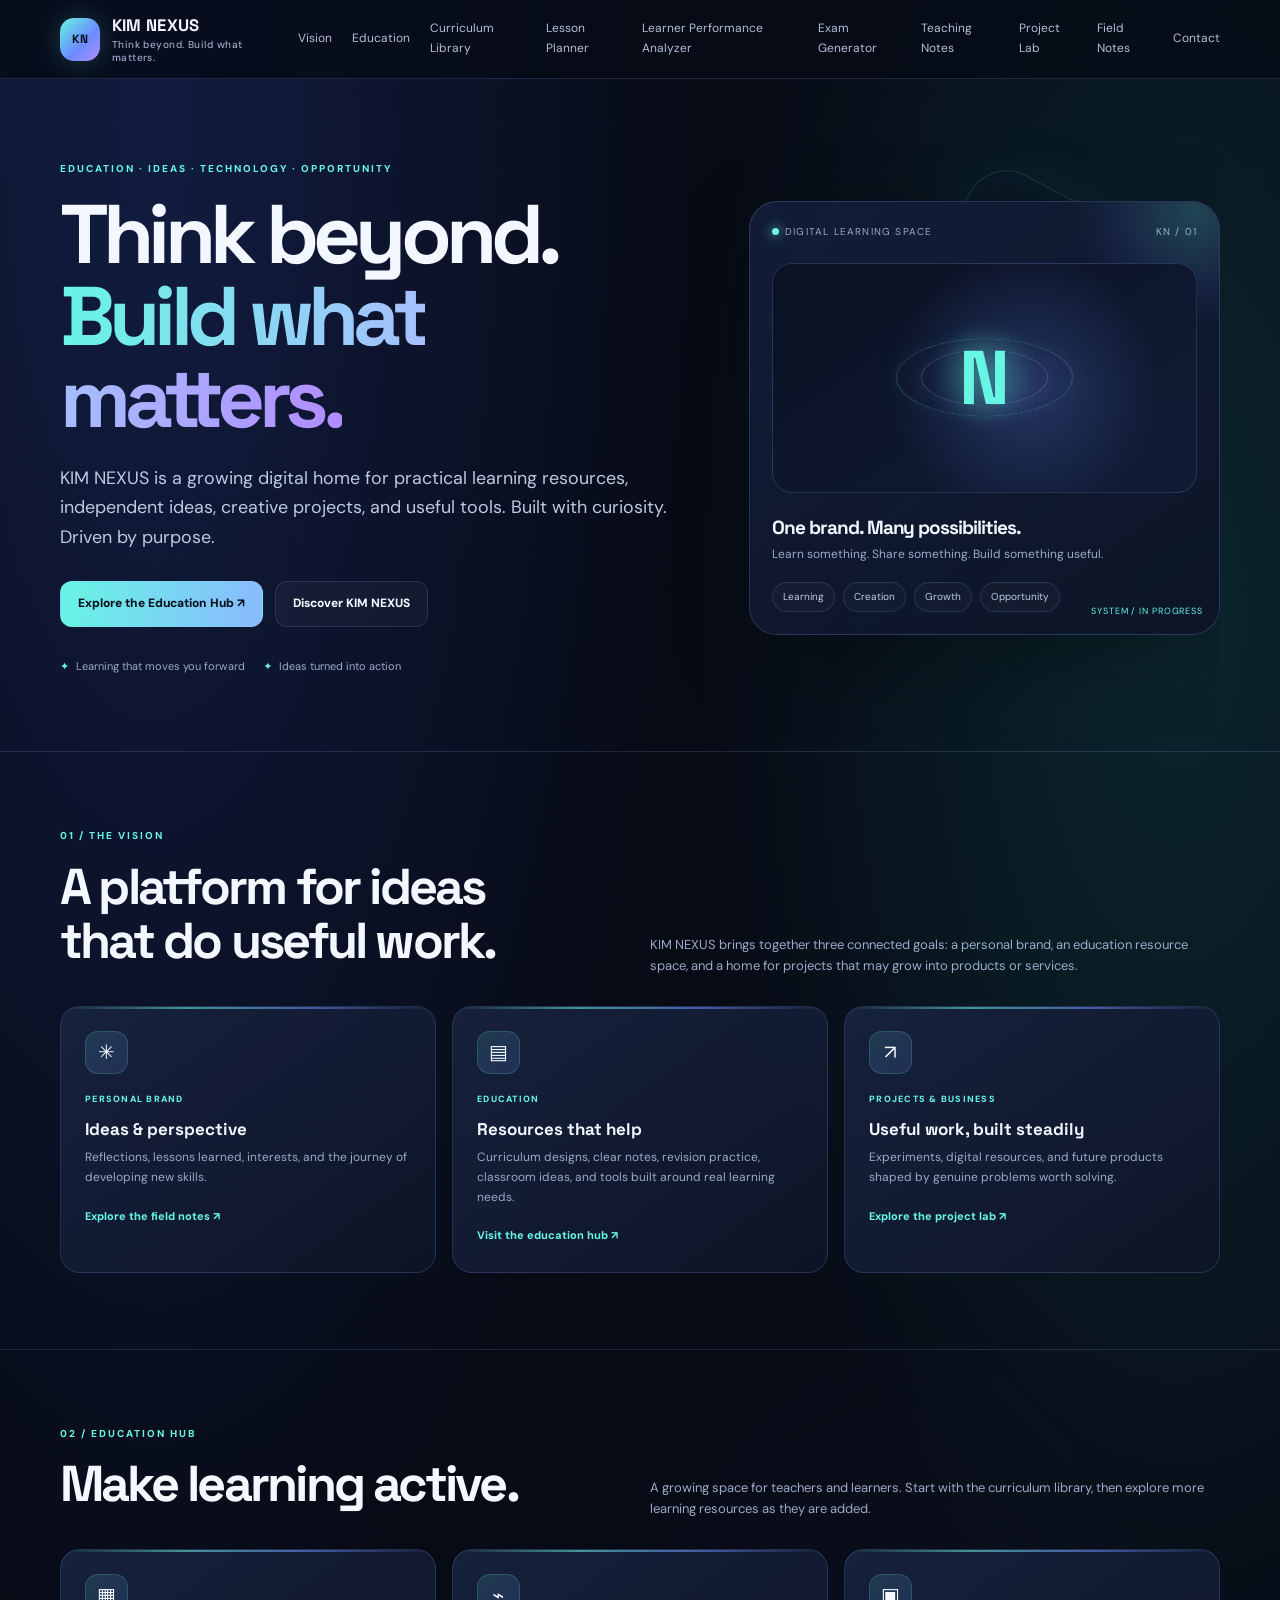
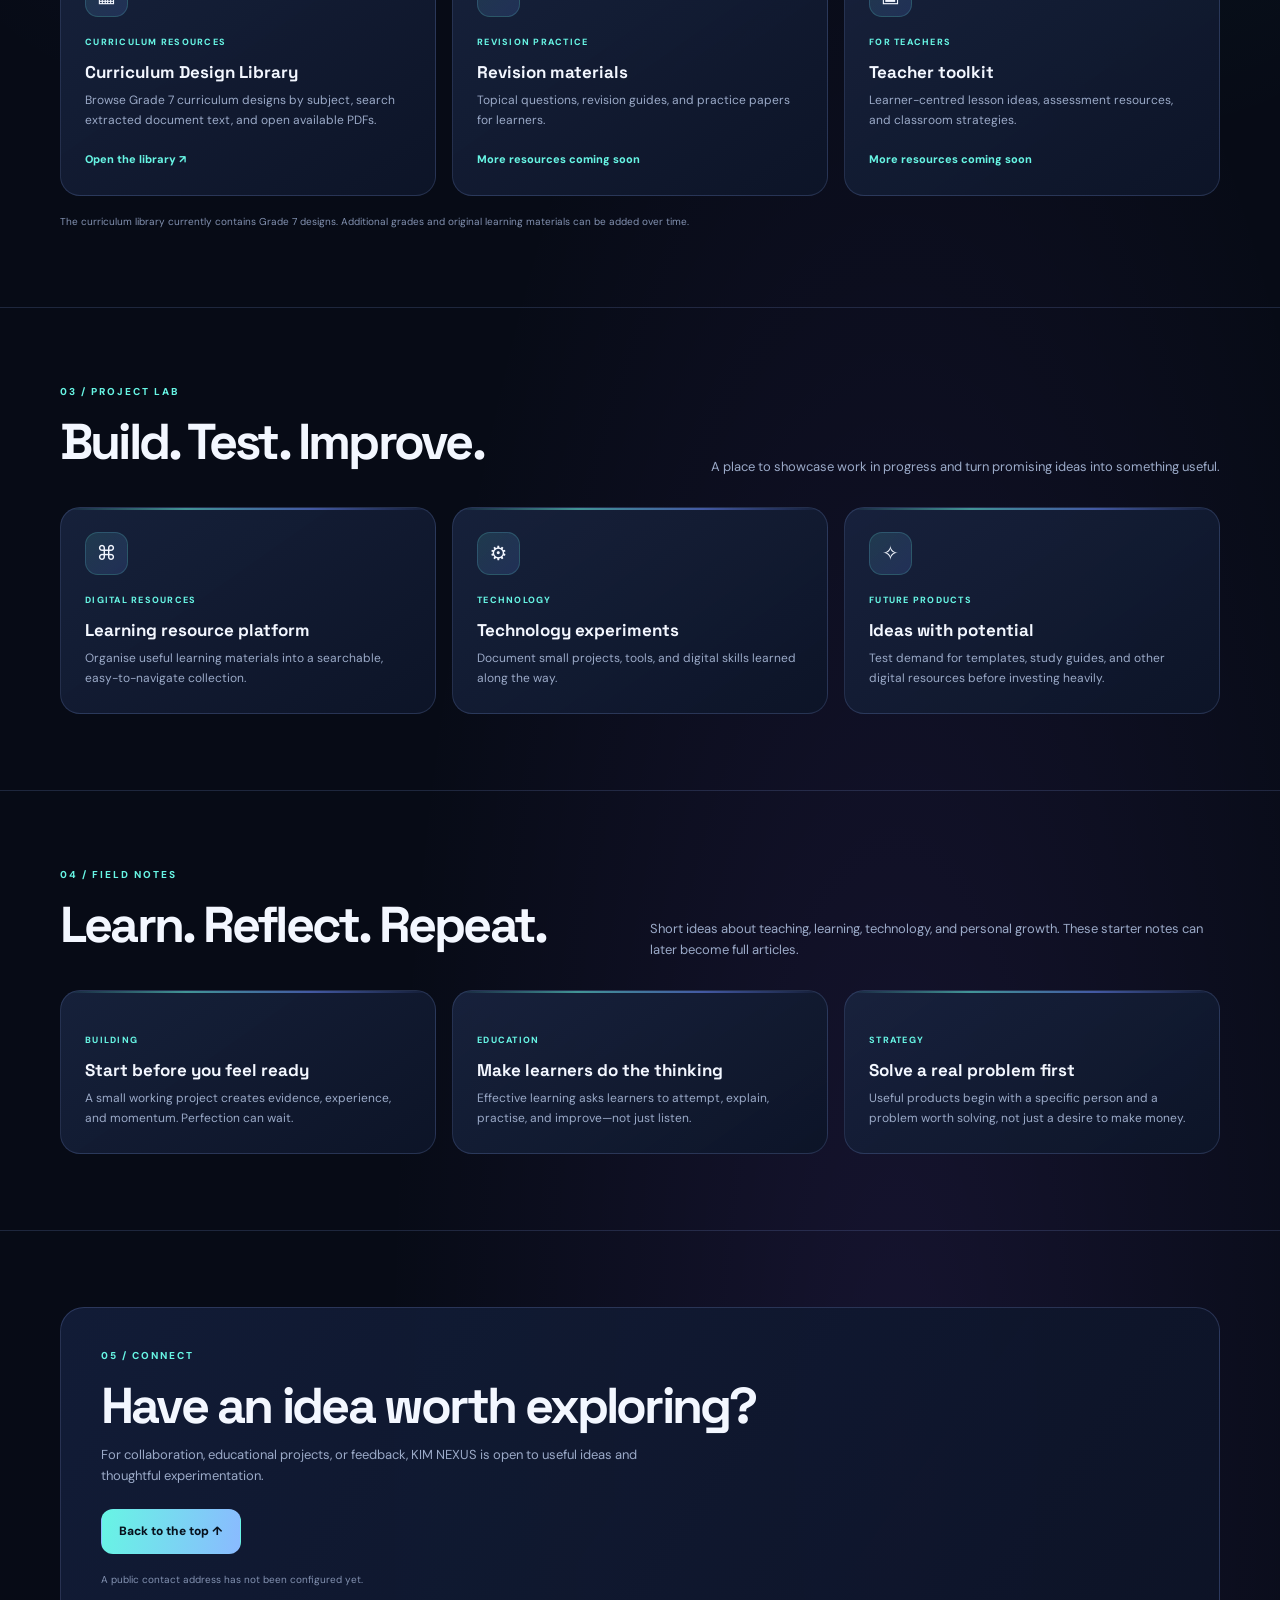
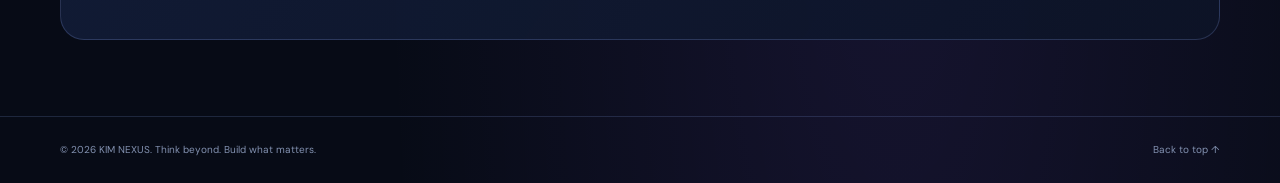
<file: index.html>
<!DOCTYPE html>
<html lang="en">
<head>
  <meta charset="UTF-8">
  <meta name="viewport" content="width=device-width, initial-scale=1.0">
  <meta name="description" content="KIM NEXUS provides Kenyan teachers with CBC curriculum designs, lesson planning tools, learner performance analysis, and exam assessment resources.">



<title>KIM NEXUS | CBC Resources and Teaching Tools for Kenyan Teachers</title>


  <meta name="theme-color" content="#070b16">
 
  <style>
    @import url('https://fonts.googleapis.com/css2?family=DM+Sans:wght@400;500;600;700&family=Space+Grotesk:wght@400;500;600;700&display=swap');
    :root{color-scheme:dark;--bg:#070b16;--panel:#111a30;--panel2:#15223e;--ink:#f3f7ff;--muted:#9baac8;--line:rgba(151,177,255,.17);--cyan:#67f5e4;--blue:#6b8cff;--violet:#b18cff;--shadow:0 24px 80px rgba(0,0,0,.28)}
    *{box-sizing:border-box;scroll-behavior:smooth}
    body{margin:0;min-height:100vh;color:var(--ink);font-family:"DM Sans",system-ui,sans-serif;line-height:1.65;background:radial-gradient(ellipse at 12% 4%,rgba(65,105,255,.18),transparent 34rem),radial-gradient(ellipse at 92% 18%,rgba(41,230,210,.12),transparent 30rem),radial-gradient(ellipse at 70% 90%,rgba(143,91,255,.11),transparent 32rem),var(--bg)}
    body:before{content:"";position:fixed;inset:0;pointer-events:none;z-index:-1;opacity:.22;background-image:linear-gradient(rgba(135,160,220,.07) 1px,transparent 1px),linear-gradient(90deg,rgba(135,160,220,.07) 1px,transparent 1px);background-size:42px 42px;mask-image:linear-gradient(to bottom,black,transparent 88%)}
    a{color:inherit;text-decoration:none}
    .wrap{width:min(1160px,92%);margin:auto}
    header{position:sticky;top:0;z-index:30;background:rgba(7,11,22,.82);backdrop-filter:blur(18px);border-bottom:1px solid var(--line)}
    .nav{min-height:78px;display:flex;align-items:center;justify-content:space-between;gap:22px;position:relative}
    .brand{display:flex;align-items:center;gap:12px;font:700 1.04rem "Space Grotesk",sans-serif;letter-spacing:.02em}
    .brand-mark{width:43px;height:43px;border-radius:14px;display:grid;place-items:center;background:linear-gradient(135deg,var(--cyan),var(--blue) 58%,var(--violet));color:#07111d;font-size:12px;box-shadow:0 0 28px rgba(103,245,228,.2)}
    .brand small{display:block;color:var(--muted);font:500 10px "DM Sans",sans-serif;letter-spacing:.045em;margin-top:2px}
    .links{display:flex;align-items:center;gap:20px;color:#b3bfd8;font-size:12px}
    .links a{transition:color .2s ease}
    .links a:hover{color:var(--cyan)}
    .nav-cta{border:1px solid rgba(103,245,228,.26);border-radius:999px;padding:9px 13px;color:var(--cyan);background:rgba(103,245,228,.05);font-weight:700}
    .menu-btn{display:none;background:var(--panel);color:var(--ink);border:1px solid var(--line);border-radius:10px;padding:9px 12px}
    .hero{position:relative;isolation:isolate;overflow:hidden;display:grid;grid-template-columns:1.15fr .85fr;gap:52px;align-items:center;min-height:600px;padding:82px 0 76px}
    .hero:after{content:"";position:absolute;right:7%;top:17%;width:210px;height:210px;border:1px solid rgba(103,245,228,.15);border-radius:42px;transform:rotate(28deg);z-index:-1;box-shadow:0 0 75px rgba(103,245,228,.06),inset 0 0 45px rgba(107,140,255,.06)}
    .eyebrow{font-size:10px;font-weight:800;letter-spacing:.2em;color:var(--cyan);margin:0 0 15px;text-transform:uppercase}
    h1,h2,h3{font-family:"Space Grotesk",sans-serif}
    h1{font-size:clamp(3.2rem,6.5vw,5.9rem);line-height:.99;letter-spacing:-.07em;margin:0 0 24px;max-width:760px}
    h1 span{color:transparent;background:linear-gradient(90deg,var(--cyan),#a6c0ff 55%,var(--violet));-webkit-background-clip:text;background-clip:text}
    .lead{font-size:clamp(1rem,1.5vw,1.12rem);color:#bdc9e0;max-width:640px;margin:0}
    .actions{display:flex;gap:12px;flex-wrap:wrap;margin-top:29px}
    .btn{display:inline-flex;align-items:center;justify-content:center;gap:8px;padding:12px 17px;border-radius:12px;font-weight:800;font-size:12px;border:1px solid var(--line);transition:transform .2s,box-shadow .2s,filter .2s}
    .btn:hover{transform:translateY(-3px);filter:brightness(1.06);box-shadow:0 8px 28px rgba(103,245,228,.13)}
    .primary{background:linear-gradient(100deg,var(--cyan),#8abaff);color:#07111d;border-color:transparent}
    .secondary{background:rgba(255,255,255,.035);color:var(--ink)}
    .hero-meta{display:flex;gap:18px;flex-wrap:wrap;margin-top:30px;color:var(--muted);font-size:11px}
    .hero-meta span:before{content:"✦";color:var(--cyan);margin-right:7px}
    .hero-art{position:relative;border:1px solid rgba(151,177,255,.2);border-radius:28px;padding:22px;background:linear-gradient(145deg,rgba(19,30,58,.94),rgba(13,20,39,.88));box-shadow:var(--shadow);overflow:hidden}
    .hero-art:before{content:"";position:absolute;width:230px;height:230px;right:-90px;top:-105px;border-radius:50%;background:radial-gradient(circle,rgba(103,245,228,.2),rgba(107,140,255,.08) 48%,transparent 72%)}
    .art-top{display:flex;align-items:center;justify-content:space-between;color:var(--muted);font-size:10px;letter-spacing:.12em;text-transform:uppercase}
    .live-dot{display:inline-block;width:7px;height:7px;border-radius:50%;background:var(--cyan);box-shadow:0 0 12px var(--cyan);margin-right:6px}
    .orb{height:230px;margin:22px 0;border-radius:20px;border:1px solid rgba(151,177,255,.18);display:grid;place-items:center;position:relative;overflow:hidden;background:radial-gradient(circle at 50% 48%,rgba(103,245,228,.19),transparent 22%),radial-gradient(circle at 60% 55%,rgba(107,140,255,.26),transparent 48%),linear-gradient(145deg,#0a1224,#101b34)}
    .orb:before,.orb:after{content:"";position:absolute;border:1px solid rgba(103,245,228,.27);border-radius:50%;width:175px;height:175px;transform:rotateX(64deg) rotate(-24deg);box-shadow:0 0 30px rgba(103,245,228,.06)}
    .orb:after{width:125px;height:125px;border-color:rgba(177,140,255,.36);transform:rotateX(64deg) rotate(42deg)}
    .orb-core{font:700 76px "Space Grotesk",sans-serif;color:var(--cyan);text-shadow:0 0 32px rgba(103,245,228,.45);z-index:1}
    .art-title{font:700 19px "Space Grotesk",sans-serif;margin:0 0 5px}
    .art-copy{font-size:12px;color:var(--muted);margin:0}
    .chips{display:flex;gap:8px;flex-wrap:wrap;margin-top:17px}.chip{font-size:10px;color:#c2cde3;border:1px solid var(--line);border-radius:999px;padding:6px 10px;background:rgba(255,255,255,.025)}
    .signal{position:absolute;right:16px;bottom:15px;font-size:9px;color:var(--cyan);letter-spacing:.1em}
    section{padding:76px 0;border-top:1px solid var(--line)}
    .sectiontop{display:flex;justify-content:space-between;align-items:end;gap:24px;margin-bottom:29px}
    h2{font-size:clamp(2rem,4vw,3.15rem);line-height:1.08;letter-spacing:-.055em;margin:8px 0}
    .intro{color:var(--muted);max-width:570px;margin:0;font-size:13px}
    .grid{display:grid;grid-template-columns:repeat(3,minmax(0,1fr));gap:16px}
    .card{position:relative;overflow:hidden;min-width:0;background:linear-gradient(145deg,rgba(25,36,64,.88),rgba(13,21,40,.96));border:1px solid rgba(151,177,255,.17);border-radius:20px;padding:24px;transition:transform .22s,border-color .22s,box-shadow .22s}
    .card:before{content:"";position:absolute;inset:0 0 auto;height:2px;background:linear-gradient(90deg,transparent,var(--cyan),var(--blue),transparent);opacity:.55}
    .card:hover{transform:translateY(-5px);border-color:rgba(103,245,228,.42);box-shadow:0 18px 36px rgba(0,0,0,.22),0 0 28px rgba(103,245,228,.05)}
    .icon{width:43px;height:43px;display:grid;place-items:center;border-radius:13px;background:linear-gradient(135deg,rgba(103,245,228,.12),rgba(107,140,255,.16));border:1px solid rgba(103,245,228,.18);font-size:20px}
    .label{display:inline-block;color:var(--cyan);font-size:9px;font-weight:800;letter-spacing:.14em;text-transform:uppercase;margin-top:18px}
    .card h3{font-size:17px;line-height:1.3;margin:8px 0}.card p{color:var(--muted);font-size:12px;margin:0}
    .cardlink{display:inline-flex;align-items:center;gap:7px;color:var(--cyan);font-weight:800;font-size:11px;margin-top:19px}
    .cardlink:hover{color:#fff}
    .feature{padding:clamp(24px,4vw,36px);border:1px solid rgba(151,177,255,.2);border-radius:24px;background:linear-gradient(135deg,rgba(103,245,228,.07),rgba(107,140,255,.09),rgba(177,140,255,.05))}
    .feature h3{font-size:24px;margin:9px 0}.feature p{color:var(--muted);font-size:13px;max-width:690px}
    .feature-row{display:flex;justify-content:space-between;align-items:center;gap:20px;flex-wrap:wrap}
    .mini-stats{display:flex;gap:10px;flex-wrap:wrap;margin-top:20px}.mini-stat{padding:11px 14px;border:1px solid var(--line);border-radius:12px;background:rgba(7,11,22,.25);font-size:10px;color:var(--muted)}.mini-stat strong{display:block;color:var(--ink);font:700 17px "Space Grotesk",sans-serif}
    .contact{padding:clamp(25px,4vw,40px);border:1px solid rgba(151,177,255,.2);border-radius:24px;background:linear-gradient(125deg,rgba(19,30,58,.92),rgba(13,20,39,.9))}
    .contact .intro{margin:10px 0 22px}
    .notice{font-size:10px;color:#8392b1;margin-top:18px}
    footer{border-top:1px solid var(--line);padding:25px 0;color:#8392b1;font-size:10px}
    .foot{display:flex;justify-content:space-between;gap:12px;flex-wrap:wrap}
    @media(max-width:900px){.links{gap:12px;font-size:11px}.hero{gap:30px}.grid{grid-template-columns:repeat(2,minmax(0,1fr))}}
    @media(max-width:700px){
      .nav{min-height:70px}.menu-btn{display:inline-flex}.links{display:none;position:absolute;right:0;top:62px;min-width:220px;flex-direction:column;align-items:stretch;gap:0;padding:10px;border:1px solid var(--line);border-radius:15px;background:rgba(12,19,36,.98);box-shadow:var(--shadow)}
      .links.open{display:flex}.links a{padding:11px 12px;border-radius:8px}.links a:hover{background:rgba(103,245,228,.06)}
      .nav-cta{margin-top:5px;text-align:center}.hero{grid-template-columns:1fr;padding:58px 0 48px;min-height:auto}.hero:after{right:-80px;top:5%;width:150px;height:150px}
      h1{font-size:clamp(3rem,14vw,4.8rem)}.hero-art{padding:17px}.orb{height:180px}.sectiontop{display:block}.intro{margin-top:12px}.grid{grid-template-columns:1fr}section{padding:55px 0}
    }
    @media(prefers-reduced-motion:reduce){*,*:before,*:after{scroll-behavior:auto!important;transition:none!important}}
  </style>
</head>
<body>
  <header>
    <div class="wrap nav">
      <a class="brand" href="#home" aria-label="KIM NEXUS home">
        <span class="brand-mark">KN</span>
        <span>KIM NEXUS<small>Think beyond. Build what matters.</small></span>
      </a>
      <nav class="links" id="navLinks" aria-label="Main navigation">
        <a href="#about">Vision</a>
        <a href="#education">Education</a>
        <a href="curriculum.html">Curriculum Library</a>
        <a href="lesson-planner.html">Lesson Planner</a>
        <a href="learner-performance-analyzer.html">Learner Performance Analyzer</a>
        <a href="exam-assessment-generator.html">Exam Generator</a>
        <a href="cbc-teaching-notes-builder.html">Teaching Notes</a>
        <a href="#projects">Project Lab</a>
        <a href="#journal">Field Notes</a>
        <a href="#contact">Contact</a>
      </nav>
      <button class="menu-btn" id="menuBtn" aria-expanded="false" aria-controls="navLinks">☰ Menu</button>
    </div>
  </header>

  <main>
    <div class="wrap hero" id="home">
      <div>
        <p class="eyebrow">Education · Ideas · Technology · Opportunity</p>
        <h1>Think beyond.<br><span>Build what matters.</span></h1>
        <p class="lead">KIM NEXUS is a growing digital home for practical learning resources, independent ideas, creative projects, and useful tools. Built with curiosity. Driven by purpose.</p>
        <div class="actions">
          <a class="btn primary" href="#education">Explore the Education Hub ↗</a>
          <a class="btn secondary" href="#about">Discover KIM NEXUS</a>
        </div>
        <div class="hero-meta"><span>Learning that moves you forward</span><span>Ideas turned into action</span></div>
      </div>
      <aside class="hero-art" aria-label="KIM NEXUS platform highlight">
        <div class="art-top"><span><i class="live-dot"></i>Digital learning space</span><span>KN / 01</span></div>
        <div class="orb"><div class="orb-core">N</div></div>
        <h2 class="art-title">One brand. Many possibilities.</h2>
        <p class="art-copy">Learn something. Share something. Build something useful.</p>
        <div class="chips"><span class="chip">Learning</span><span class="chip">Creation</span><span class="chip">Growth</span><span class="chip">Opportunity</span></div>
        <span class="signal">SYSTEM / IN PROGRESS</span>
      </aside>
    </div>

    <section id="about"><div class="wrap">
      <div class="sectiontop"><div><p class="eyebrow">01 / The vision</p><h2>A platform for ideas<br>that do useful work.</h2></div><p class="intro">KIM NEXUS brings together three connected goals: a personal brand, an education resource space, and a home for projects that may grow into products or services.</p></div>
      <div class="grid">
        <article class="card"><div class="icon">✳</div><span class="label">Personal brand</span><h3>Ideas & perspective</h3><p>Reflections, lessons learned, interests, and the journey of developing new skills.</p><a class="cardlink" href="#journal">Explore the field notes ↗</a></article>
        <article class="card"><div class="icon">▤</div><span class="label">Education</span><h3>Resources that help</h3><p>Curriculum designs, clear notes, revision practice, classroom ideas, and tools built around real learning needs.</p><a class="cardlink" href="#education">Visit the education hub ↗</a></article>
        <article class="card"><div class="icon">↗</div><span class="label">Projects & business</span><h3>Useful work, built steadily</h3><p>Experiments, digital resources, and future products shaped by genuine problems worth solving.</p><a class="cardlink" href="#projects">Explore the project lab ↗</a></article>
      </div>
    </div></section>

    <section id="education"><div class="wrap">
      <div class="sectiontop"><div><p class="eyebrow">02 / Education hub</p><h2>Make learning active.</h2></div><p class="intro">A growing space for teachers and learners. Start with the curriculum library, then explore more learning resources as they are added.</p></div>
      <div class="grid">
        <article class="card"><div class="icon">▦</div><span class="label">Curriculum resources</span><h3>Curriculum Design Library</h3><p>Browse Grade 7 curriculum designs by subject, search extracted document text, and open available PDFs.</p><a class="cardlink" href="curriculum.html">Open the library ↗</a></article>
        <article class="card"><div class="icon">⌁</div><span class="label">Revision practice</span><h3>Revision materials</h3><p>Topical questions, revision guides, and practice papers for learners.</p><span class="cardlink">More resources coming soon</span></article>
        <article class="card"><div class="icon">▣</div><span class="label">For teachers</span><h3>Teacher toolkit</h3><p>Learner-centred lesson ideas, assessment resources, and classroom strategies.</p><span class="cardlink">More resources coming soon</span></article>
      </div>
      <div class="notice">The curriculum library currently contains Grade 7 designs. Additional grades and original learning materials can be added over time.</div>
    </div></section>

    <section id="projects"><div class="wrap">
      <div class="sectiontop"><div><p class="eyebrow">03 / Project lab</p><h2>Build. Test. Improve.</h2></div><p class="intro">A place to showcase work in progress and turn promising ideas into something useful.</p></div>
      <div class="grid">
        <article class="card"><div class="icon">⌘</div><span class="label">Digital resources</span><h3>Learning resource platform</h3><p>Organise useful learning materials into a searchable, easy-to-navigate collection.</p></article>
        <article class="card"><div class="icon">⚙</div><span class="label">Technology</span><h3>Technology experiments</h3><p>Document small projects, tools, and digital skills learned along the way.</p></article>
        <article class="card"><div class="icon">✧</div><span class="label">Future products</span><h3>Ideas with potential</h3><p>Test demand for templates, study guides, and other digital resources before investing heavily.</p></article>
      </div>
    </div></section>

    <section id="journal"><div class="wrap">
      <div class="sectiontop"><div><p class="eyebrow">04 / Field notes</p><h2>Learn. Reflect. Repeat.</h2></div><p class="intro">Short ideas about teaching, learning, technology, and personal growth. These starter notes can later become full articles.</p></div>
      <div class="grid">
        <article class="card"><span class="label">Building</span><h3>Start before you feel ready</h3><p>A small working project creates evidence, experience, and momentum. Perfection can wait.</p></article>
        <article class="card"><span class="label">Education</span><h3>Make learners do the thinking</h3><p>Effective learning asks learners to attempt, explain, practise, and improve—not just listen.</p></article>
        <article class="card"><span class="label">Strategy</span><h3>Solve a real problem first</h3><p>Useful products begin with a specific person and a problem worth solving, not just a desire to make money.</p></article>
      </div>
    </div></section>

    <section id="contact"><div class="wrap">
      <div class="contact"><p class="eyebrow">05 / Connect</p><h2>Have an idea worth exploring?</h2><p class="intro">For collaboration, educational projects, or feedback, KIM NEXUS is open to useful ideas and thoughtful experimentation.</p><a class="btn primary" href="#home">Back to the top ↑</a><p class="notice">A public contact address has not been configured yet.</p></div>
    </div></section>
  </main>

  <footer><div class="wrap foot"><span>© <span id="year"></span> KIM NEXUS. Think beyond. Build what matters.</span><a href="#home">Back to top ↑</a></div></footer>
  <script>
    document.getElementById('year').textContent = new Date().getFullYear();
    const menuBtn = document.getElementById('menuBtn');
    const nav = document.getElementById('navLinks');
    menuBtn.addEventListener('click', () => {
      const isOpen = nav.classList.toggle('open');
      menuBtn.setAttribute('aria-expanded', String(isOpen));
    });
    nav.querySelectorAll('a').forEach(link => link.addEventListener('click', () => {
      nav.classList.remove('open');
      menuBtn.setAttribute('aria-expanded', 'false');
    }));
  </script>
</body>
</html>
</file>
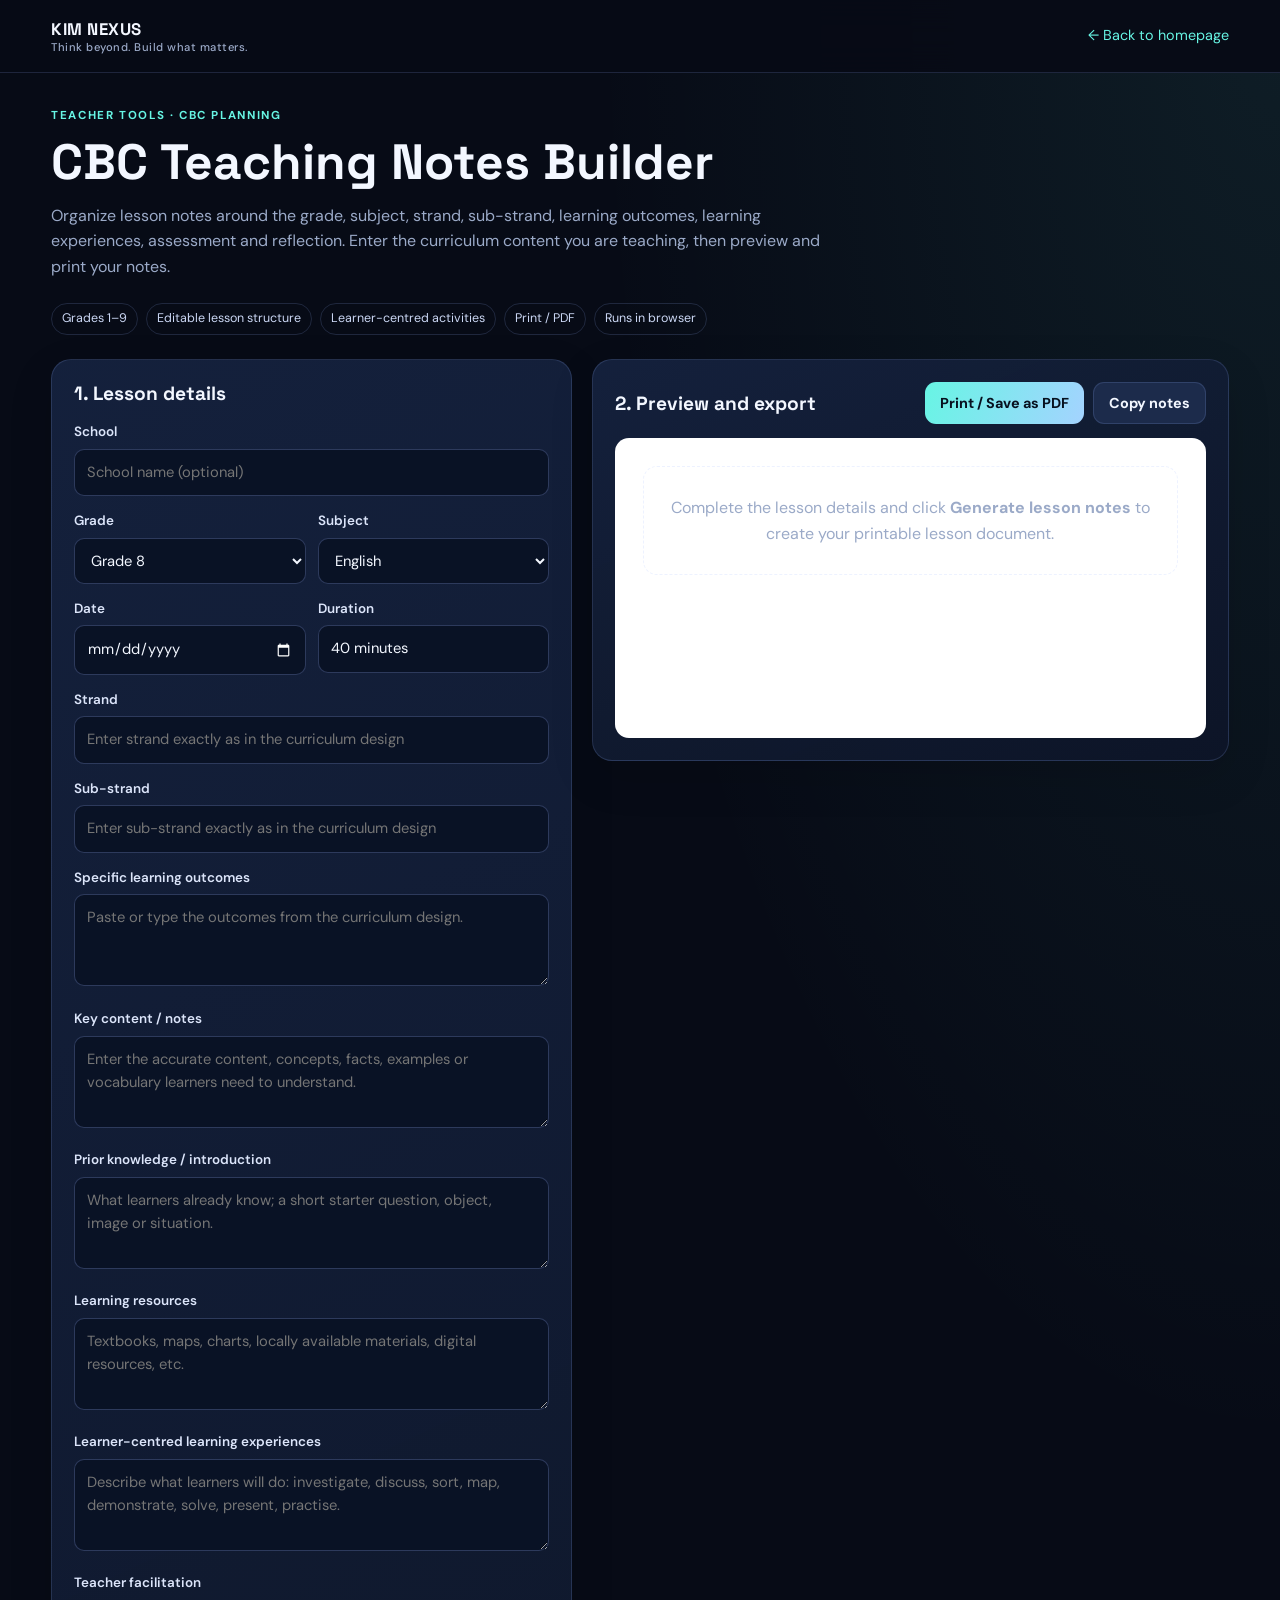
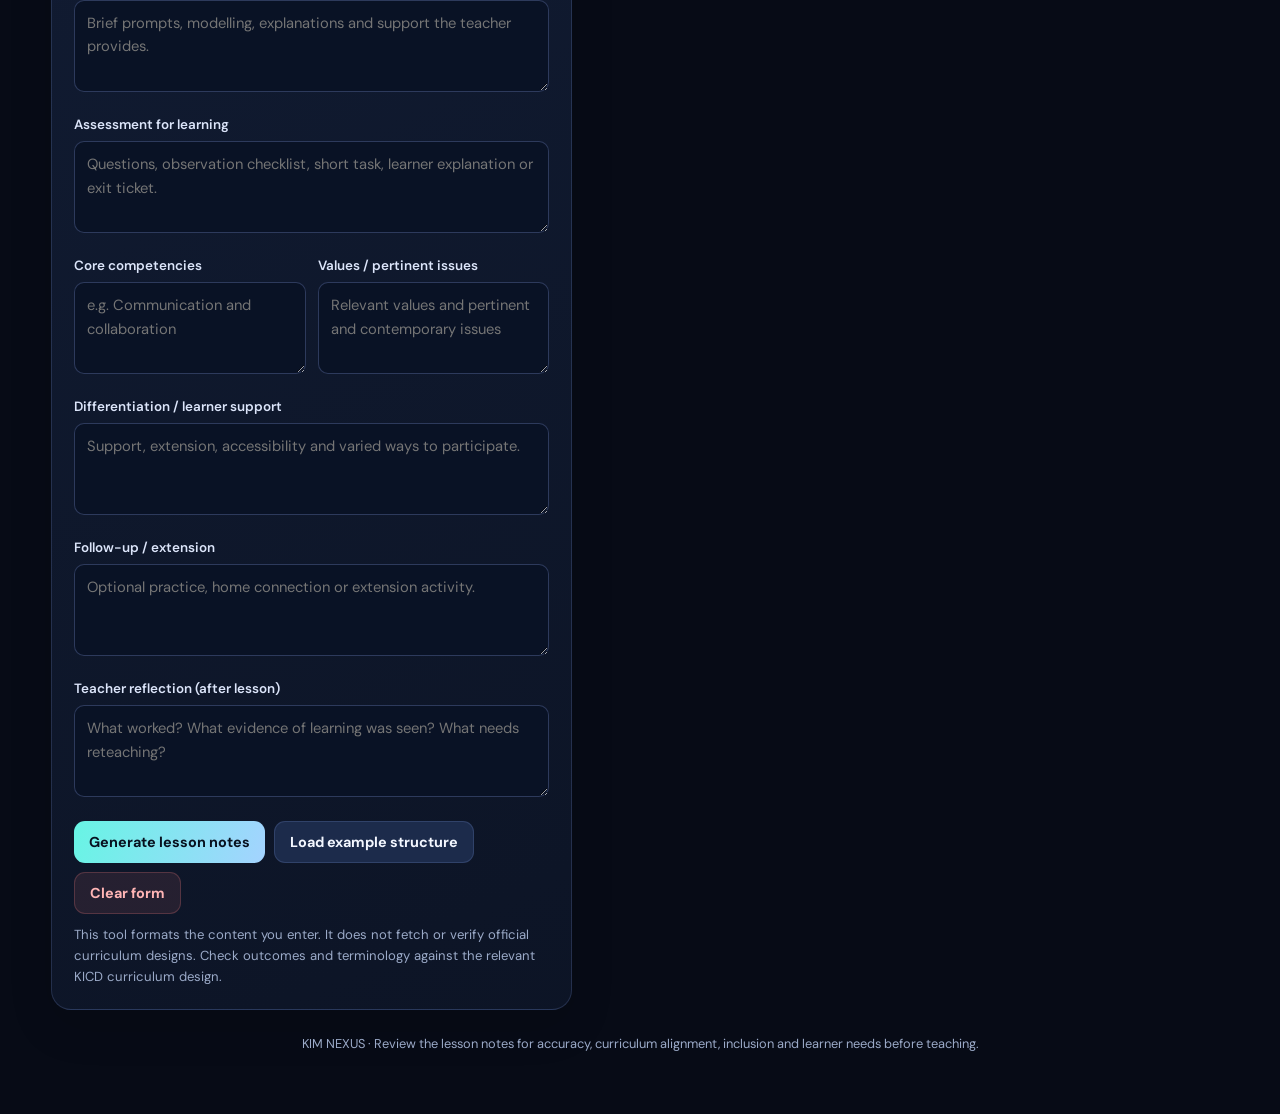
<file: cbc-teaching-notes-builder.html>
<!DOCTYPE html>
<html lang="en">
<head>
<meta charset="UTF-8">
<meta name="viewport" content="width=device-width, initial-scale=1.0">
<meta name="description" content="KIM NEXUS CBC lesson notes builder for teachers.">
<title>KIM NEXUS | CBC Teaching Notes Builder</title>
<style>
@import url('https://fonts.googleapis.com/css2?family=DM+Sans:wght@400;500;600;700&family=Space+Grotesk:wght@400;500;600;700&display=swap');
:root{color-scheme:dark;--bg:#070b16;--panel:#111a30;--panel2:#15223e;--ink:#f3f7ff;--muted:#9baac8;--line:rgba(151,177,255,.17);--cyan:#67f5e4;--blue:#7c9cff}
*{box-sizing:border-box}body{margin:0;font-family:"DM Sans",system-ui,sans-serif;line-height:1.6;background:radial-gradient(ellipse at top right,rgba(103,245,228,.08),transparent 38%),var(--bg);color:var(--ink)}a{color:inherit;text-decoration:none}.wrap{width:min(1180px,92%);margin:auto}
header{border-bottom:1px solid var(--line);background:rgba(7,11,22,.9);position:sticky;top:0;z-index:5;backdrop-filter:blur(16px)}.nav{min-height:72px;display:flex;align-items:center;justify-content:space-between;gap:16px}.brand{font:700 1.05rem "Space Grotesk",sans-serif;letter-spacing:.03em}.brand span{display:block;color:var(--muted);font:500 .7rem "DM Sans",sans-serif}.back{color:var(--cyan);font-size:.9rem}
main{padding:34px 0 60px}.eyebrow{color:var(--cyan);text-transform:uppercase;letter-spacing:.14em;font-size:.72rem;font-weight:700}h1,h2,h3{font-family:"Space Grotesk",sans-serif;line-height:1.2}h1{font-size:clamp(2rem,4vw,3.1rem);margin:.4rem 0 .7rem}.lead{max-width:790px;color:var(--muted);margin:0 0 24px}.badges{display:flex;flex-wrap:wrap;gap:8px;margin-bottom:24px}.badge{border:1px solid var(--line);border-radius:99px;padding:5px 10px;color:#cbd7f4;font-size:.78rem}
.layout{display:grid;grid-template-columns:minmax(300px,.9fr) minmax(0,1.1fr);gap:20px;align-items:start}.card{background:linear-gradient(155deg,rgba(21,34,62,.95),rgba(13,21,39,.97));border:1px solid var(--line);border-radius:20px;padding:22px;box-shadow:0 16px 45px rgba(0,0,0,.12)}.card h2{font-size:1.2rem;margin:0 0 16px}
label{display:block;font-size:.84rem;color:#dce5fa;font-weight:600;margin-bottom:6px}input,select,textarea{width:100%;background:#091225;color:var(--ink);border:1px solid rgba(151,177,255,.25);border-radius:10px;padding:11px 12px;font:inherit;font-size:.92rem;outline:none}input:focus,select:focus,textarea:focus{border-color:var(--cyan)}textarea{resize:vertical;min-height:92px}.field{margin-bottom:14px}.grid2{display:grid;grid-template-columns:1fr 1fr;gap:12px}
button{border:0;border-radius:11px;padding:11px 15px;font:700 .9rem "DM Sans",sans-serif;cursor:pointer;transition:transform .15s}button:hover{transform:translateY(-1px)}.primary{background:linear-gradient(110deg,var(--cyan),#a4d3ff);color:#07111f}.secondary{background:#1c2b4b;color:var(--ink);border:1px solid var(--line)}.danger{background:rgba(255,130,130,.1);color:#ffb5b5;border:1px solid rgba(255,130,130,.22)}.actions{display:flex;flex-wrap:wrap;gap:9px;margin-top:16px}.note{color:var(--muted);font-size:.82rem;margin:10px 0 0}
.preview{background:#fff;color:#172033;border-radius:14px;padding:28px;min-height:300px}.preview h2,.preview h3,.preview h4{color:#172033}.preview h2{text-align:center;margin:0 0 5px}.preview .meta{display:grid;grid-template-columns:1fr 1fr;gap:5px 18px;font-size:.9rem;margin:18px 0}.preview hr{border:0;border-top:1px solid #d6dbe5;margin:18px 0}.preview section{margin:18px 0}.preview li{margin:5px 0}.empty{color:var(--muted);text-align:center;padding:28px 12px;border:1px dashed var(--line);border-radius:14px}.footer{color:var(--muted);font-size:.8rem;text-align:center;margin-top:24px}
@media(max-width:850px){.layout{grid-template-columns:1fr}.nav{min-height:64px}}@media(max-width:520px){.card{padding:16px}.grid2,.preview .meta{grid-template-columns:1fr}.preview{padding:18px}}
@media print{body{background:#fff;color:#111;font-family:Arial,sans-serif}header,.intro,.builder,.no-print,.footer{display:none!important}main{padding:0}.wrap{width:100%;margin:0}.layout{display:block}.preview-card{border:0;box-shadow:none;padding:0;background:#fff}.preview{border-radius:0;padding:0;color:#111;min-height:0}.preview h2,.preview h3,.preview h4{color:#111}@page{size:A4;margin:18mm}}
</style>
</head>
<body>
<header><div class="wrap nav"><a class="brand" href="index.html">KIM NEXUS <span>Think beyond. Build what matters.</span></a><a class="back" href="index.html">← Back to homepage</a></div></header>
<main class="wrap">
<section class="intro"><div class="eyebrow">Teacher tools · CBC planning</div><h1>CBC Teaching Notes Builder</h1><p class="lead">Organize lesson notes around the grade, subject, strand, sub-strand, learning outcomes, learning experiences, assessment and reflection. Enter the curriculum content you are teaching, then preview and print your notes.</p><div class="badges"><span class="badge">Grades 1–9</span><span class="badge">Editable lesson structure</span><span class="badge">Learner-centred activities</span><span class="badge">Print / PDF</span><span class="badge">Runs in browser</span></div></section>
<div class="layout">
<section class="card builder">
<h2>1. Lesson details</h2>
<div class="field"><label for="school">School</label><input id="school" placeholder="School name (optional)"></div>
<div class="grid2"><div class="field"><label for="grade">Grade</label><select id="grade"><option>Grade 1</option><option>Grade 2</option><option>Grade 3</option><option>Grade 4</option><option>Grade 5</option><option>Grade 6</option><option>Grade 7</option><option selected>Grade 8</option><option>Grade 9</option></select></div><div class="field"><label for="subject">Subject</label><select id="subject"></select></div></div>
<div class="grid2"><div class="field"><label for="date">Date</label><input id="date" type="date"></div><div class="field"><label for="duration">Duration</label><input id="duration" value="40 minutes"></div></div>
<div class="field"><label for="strand">Strand</label><input id="strand" placeholder="Enter strand exactly as in the curriculum design"></div>
<div class="field"><label for="substrand">Sub-strand</label><input id="substrand" placeholder="Enter sub-strand exactly as in the curriculum design"></div>
<div class="field"><label for="outcomes">Specific learning outcomes</label><textarea id="outcomes" placeholder="Paste or type the outcomes from the curriculum design."></textarea></div>
<div class="field"><label for="keycontent">Key content / notes</label><textarea id="keycontent" placeholder="Enter the accurate content, concepts, facts, examples or vocabulary learners need to understand."></textarea></div>
<div class="field"><label for="prior">Prior knowledge / introduction</label><textarea id="prior" placeholder="What learners already know; a short starter question, object, image or situation."></textarea></div>
<div class="field"><label for="resources">Learning resources</label><textarea id="resources" placeholder="Textbooks, maps, charts, locally available materials, digital resources, etc."></textarea></div>
<div class="field"><label for="activities">Learner-centred learning experiences</label><textarea id="activities" placeholder="Describe what learners will do: investigate, discuss, sort, map, demonstrate, solve, present, practise."></textarea></div>
<div class="field"><label for="teacherrole">Teacher facilitation</label><textarea id="teacherrole" placeholder="Brief prompts, modelling, explanations and support the teacher provides."></textarea></div>
<div class="field"><label for="assessment">Assessment for learning</label><textarea id="assessment" placeholder="Questions, observation checklist, short task, learner explanation or exit ticket."></textarea></div>
<div class="grid2"><div class="field"><label for="competencies">Core competencies</label><textarea id="competencies" placeholder="e.g. Communication and collaboration"></textarea></div><div class="field"><label for="values">Values / pertinent issues</label><textarea id="values" placeholder="Relevant values and pertinent and contemporary issues"></textarea></div></div>
<div class="field"><label for="differentiation">Differentiation / learner support</label><textarea id="differentiation" placeholder="Support, extension, accessibility and varied ways to participate."></textarea></div>
<div class="field"><label for="homework">Follow-up / extension</label><textarea id="homework" placeholder="Optional practice, home connection or extension activity."></textarea></div>
<div class="field"><label for="reflection">Teacher reflection (after lesson)</label><textarea id="reflection" placeholder="What worked? What evidence of learning was seen? What needs reteaching?"></textarea></div>
<div class="actions"><button class="primary" id="generate">Generate lesson notes</button><button class="secondary" id="example">Load example structure</button><button class="danger" id="clear">Clear form</button></div>
<p class="note">This tool formats the content you enter. It does not fetch or verify official curriculum designs. Check outcomes and terminology against the relevant KICD curriculum design.</p>
</section>
<section class="card preview-card">
<div class="no-print" style="display:flex;justify-content:space-between;align-items:center;gap:12px;flex-wrap:wrap;margin-bottom:14px"><h2 style="margin:0">2. Preview and export</h2><div class="actions" style="margin:0"><button class="primary" id="print">Print / Save as PDF</button><button class="secondary" id="copy">Copy notes</button></div></div>
<div class="preview" id="preview"><div class="empty">Complete the lesson details and click <strong>Generate lesson notes</strong> to create your printable lesson document.</div></div>
</section>
</div>
<div class="footer">KIM NEXUS · Review the lesson notes for accuracy, curriculum alignment, inclusion and learner needs before teaching.</div>
</main>
<script>
const subjects={
"Grade 1":["English","Kiswahili","Mathematics","Environmental Activities","Creative Activities","Religious Education"],
"Grade 2":["English","Kiswahili","Mathematics","Environmental Activities","Creative Activities","Religious Education"],
"Grade 3":["English","Kiswahili","Mathematics","Environmental Activities","Creative Activities","Religious Education"],
"Grade 4":["English","Kiswahili","Mathematics","Science and Technology","Social Studies","Agriculture and Nutrition","Creative Arts","Religious Education"],
"Grade 5":["English","Kiswahili","Mathematics","Science and Technology","Social Studies","Agriculture and Nutrition","Creative Arts","Religious Education"],
"Grade 6":["English","Kiswahili","Mathematics","Science and Technology","Social Studies","Agriculture and Nutrition","Creative Arts","Religious Education"],
"Grade 7":["English","Kiswahili","Mathematics","Integrated Science","Social Studies","Agriculture","Pre-Technical Studies","Creative Arts and Sports","Religious Education"],
"Grade 8":["English","Kiswahili","Mathematics","Integrated Science","Social Studies","Agriculture","Pre-Technical Studies","Creative Arts and Sports","Religious Education"],
"Grade 9":["English","Kiswahili","Mathematics","Integrated Science","Social Studies","Agriculture","Pre-Technical Studies","Creative Arts and Sports","Religious Education"]};
const $=id=>document.getElementById(id);
function esc(s){return String(s||"").replace(/[&<>"']/g,c=>({"&":"&amp;","<":"&lt;",">":"&gt;",'"':"&quot;","'":"&#39;"}[c]));}
function fillSubjects(){let old=$("subject").value;$("subject").innerHTML=subjects[$("grade").value].map(x=>`<option>${x}</option>`).join("");if(subjects[$("grade").value].includes(old))$("subject").value=old;}
function val(id,placeholder="Not specified"){return $(""+id).value.trim()||placeholder;}
function block(title,id){let v=$(id).value.trim();return `<section><h3>${title}</h3>${v?`<div style="white-space:pre-line">${esc(v)}</div>`:"<p><em>To be completed / not specified.</em></p>"}</section>`;}
function generate(){
let date=$("date").value?new Date($("date").value+"T12:00:00").toLocaleDateString(undefined,{day:"numeric",month:"long",year:"numeric"}):"Not specified";
let html=`${$("school").value.trim()?`<p style="text-align:center"><strong>${esc($("school").value.trim())}</strong></p>`:""}<h2>LESSON NOTES</h2><h3 style="text-align:center">${esc($("grade").value)} · ${esc($("subject").value)}</h3><div class="meta"><div><strong>Date:</strong> ${esc(date)}</div><div><strong>Duration:</strong> ${esc(val("duration"))}</div><div><strong>Strand:</strong> ${esc(val("strand"))}</div><div><strong>Sub-strand:</strong> ${esc(val("substrand"))}</div></div><hr>`;
html+=block("Specific learning outcomes","outcomes")+block("Key content / notes","keycontent")+block("Prior knowledge / introduction","prior")+block("Learning resources","resources")+block("Learner-centred learning experiences","activities")+block("Teacher facilitation","teacherrole")+block("Assessment for learning","assessment")+block("Core competencies","competencies")+block("Values and pertinent issues","values")+block("Differentiation / learner support","differentiation")+block("Follow-up / extension","homework")+block("Teacher reflection","reflection");
$("preview").innerHTML=html;
}
$("grade").addEventListener("change",fillSubjects);$("generate").addEventListener("click",generate);$("print").addEventListener("click",()=>{generate();window.print()});
$("copy").addEventListener("click",()=>{generate();let t=$("preview").innerText;if(navigator.clipboard&&navigator.clipboard.writeText)navigator.clipboard.writeText(t).then(()=>alert("Lesson notes copied."),()=>fallback(t));else fallback(t);});
function fallback(t){let a=document.createElement("textarea");a.value=t;document.body.appendChild(a);a.select();document.execCommand("copy");a.remove();alert("Lesson notes copied.");}
$("example").addEventListener("click",()=>{if(!$("strand").value)$("strand").value="Enter curriculum strand";if(!$("substrand").value)$("substrand").value="Enter curriculum sub-strand";$("outcomes").value="Use the exact specific learning outcomes from the relevant curriculum design."; $("keycontent").value="Add accurate key concepts, definitions, facts, worked examples and vocabulary for this lesson."; $("prior").value="Ask learners what they already know about the topic. Use a short question, picture, object or local situation to activate prior knowledge."; $("resources").value="Curriculum design, learner's book, board, locally available materials and relevant visual aids."; $("activities").value="1. Learners work individually to observe or read the provided material.\\n2. In pairs, learners compare findings and agree on key points.\\n3. Small groups complete a task or solve a problem and record their findings.\\n4. Groups share responses; classmates ask questions and improve answers.\\n5. Learners complete a short independent task to demonstrate understanding."; $("teacherrole").value="Set the task, explain safety and success criteria, ask probing questions, check understanding, and give brief targeted feedback. Avoid doing the thinking for learners."; $("assessment").value="Observe participation using a simple checklist; ask questions linked to each outcome; review group work; finish with a short exit ticket."; $("competencies").value="Select only the competencies supported by the planned learner activities and curriculum design."; $("values").value="Select relevant values and pertinent and contemporary issues that naturally connect to the content."; $("differentiation").value="Provide vocabulary prompts, visual supports or paired support where needed. Offer an extension challenge to learners ready for deeper work."; $("homework").value="Give a short follow-up task that reinforces the learning outcome and can be completed with accessible resources."; generate();});
$("clear").addEventListener("click",()=>{if(confirm("Clear all lesson details?")){document.querySelectorAll("input,textarea").forEach(el=>el.value="");$("duration").value="40 minutes";$("grade").value="Grade 8";fillSubjects();$("preview").innerHTML='<div class="empty">Complete the lesson details and click <strong>Generate lesson notes</strong>.</div>'; }});
fillSubjects();
</script>
</body>
</html>
</file>
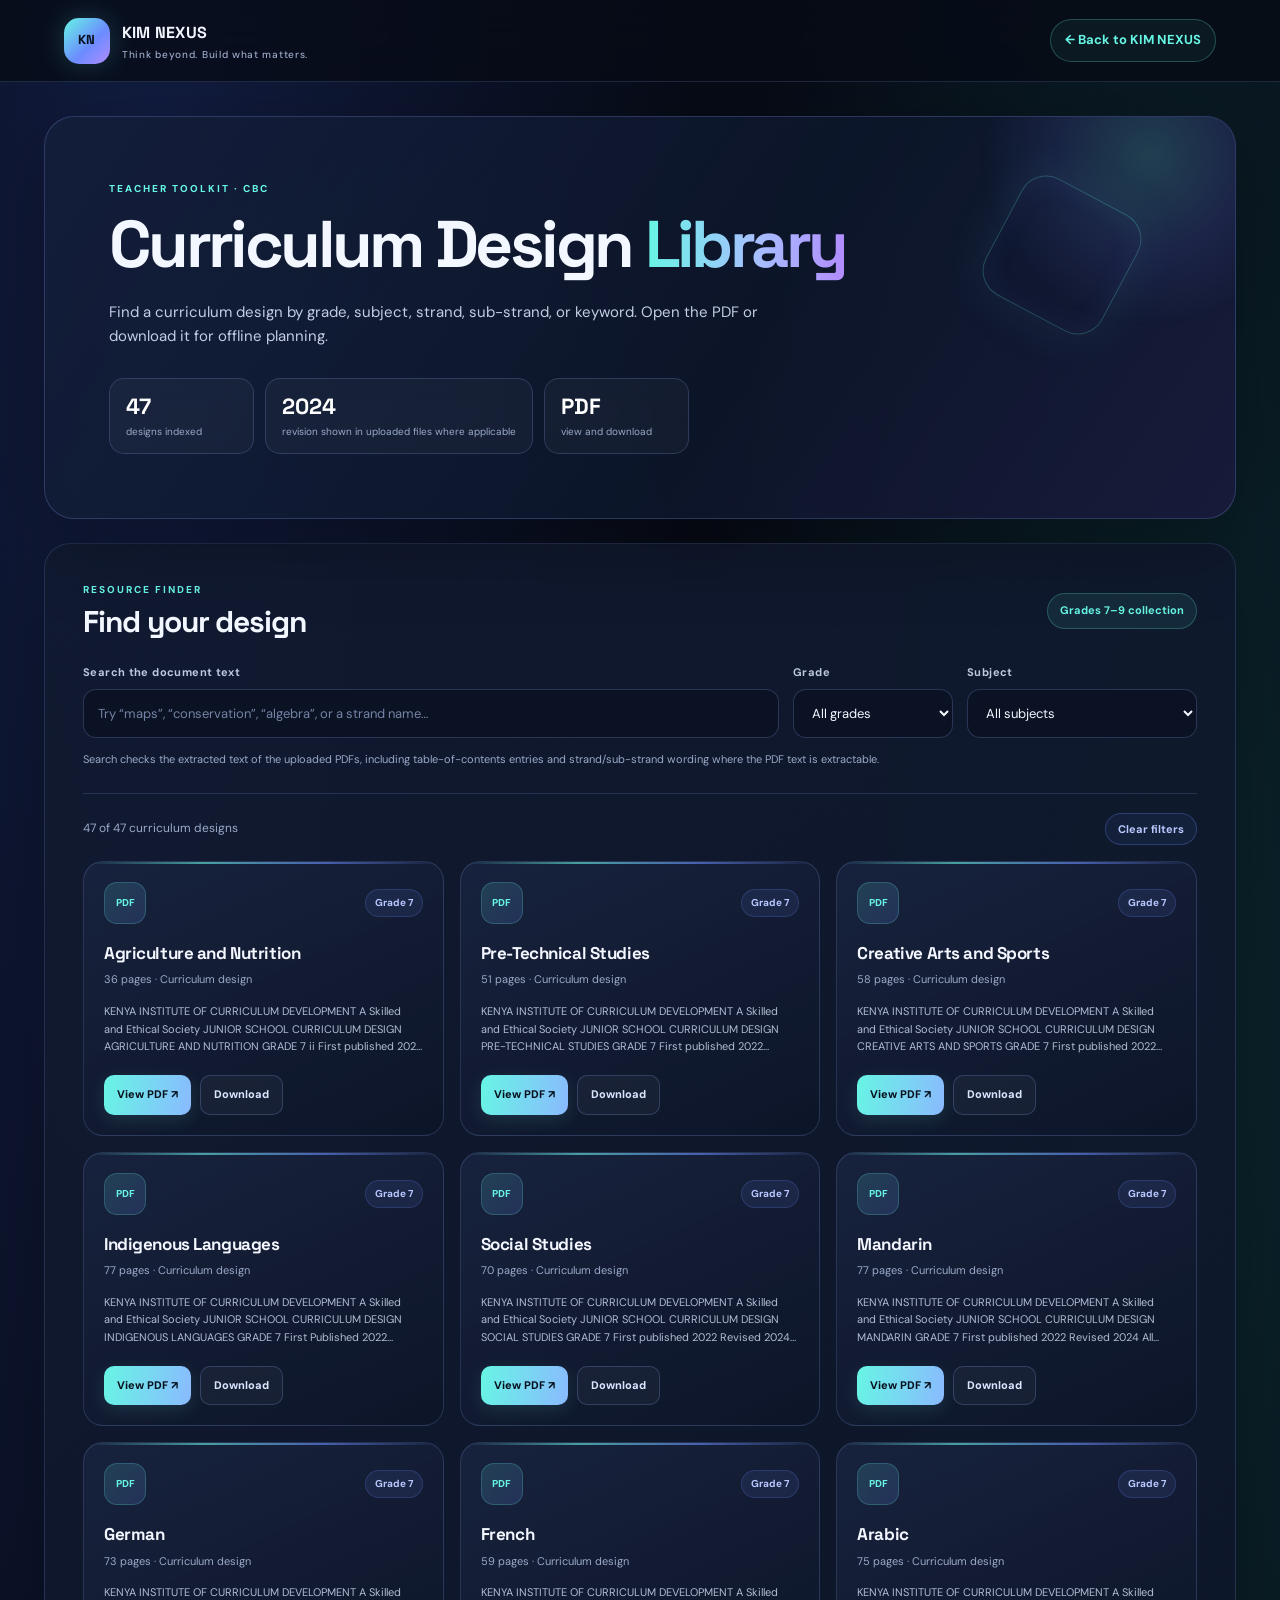
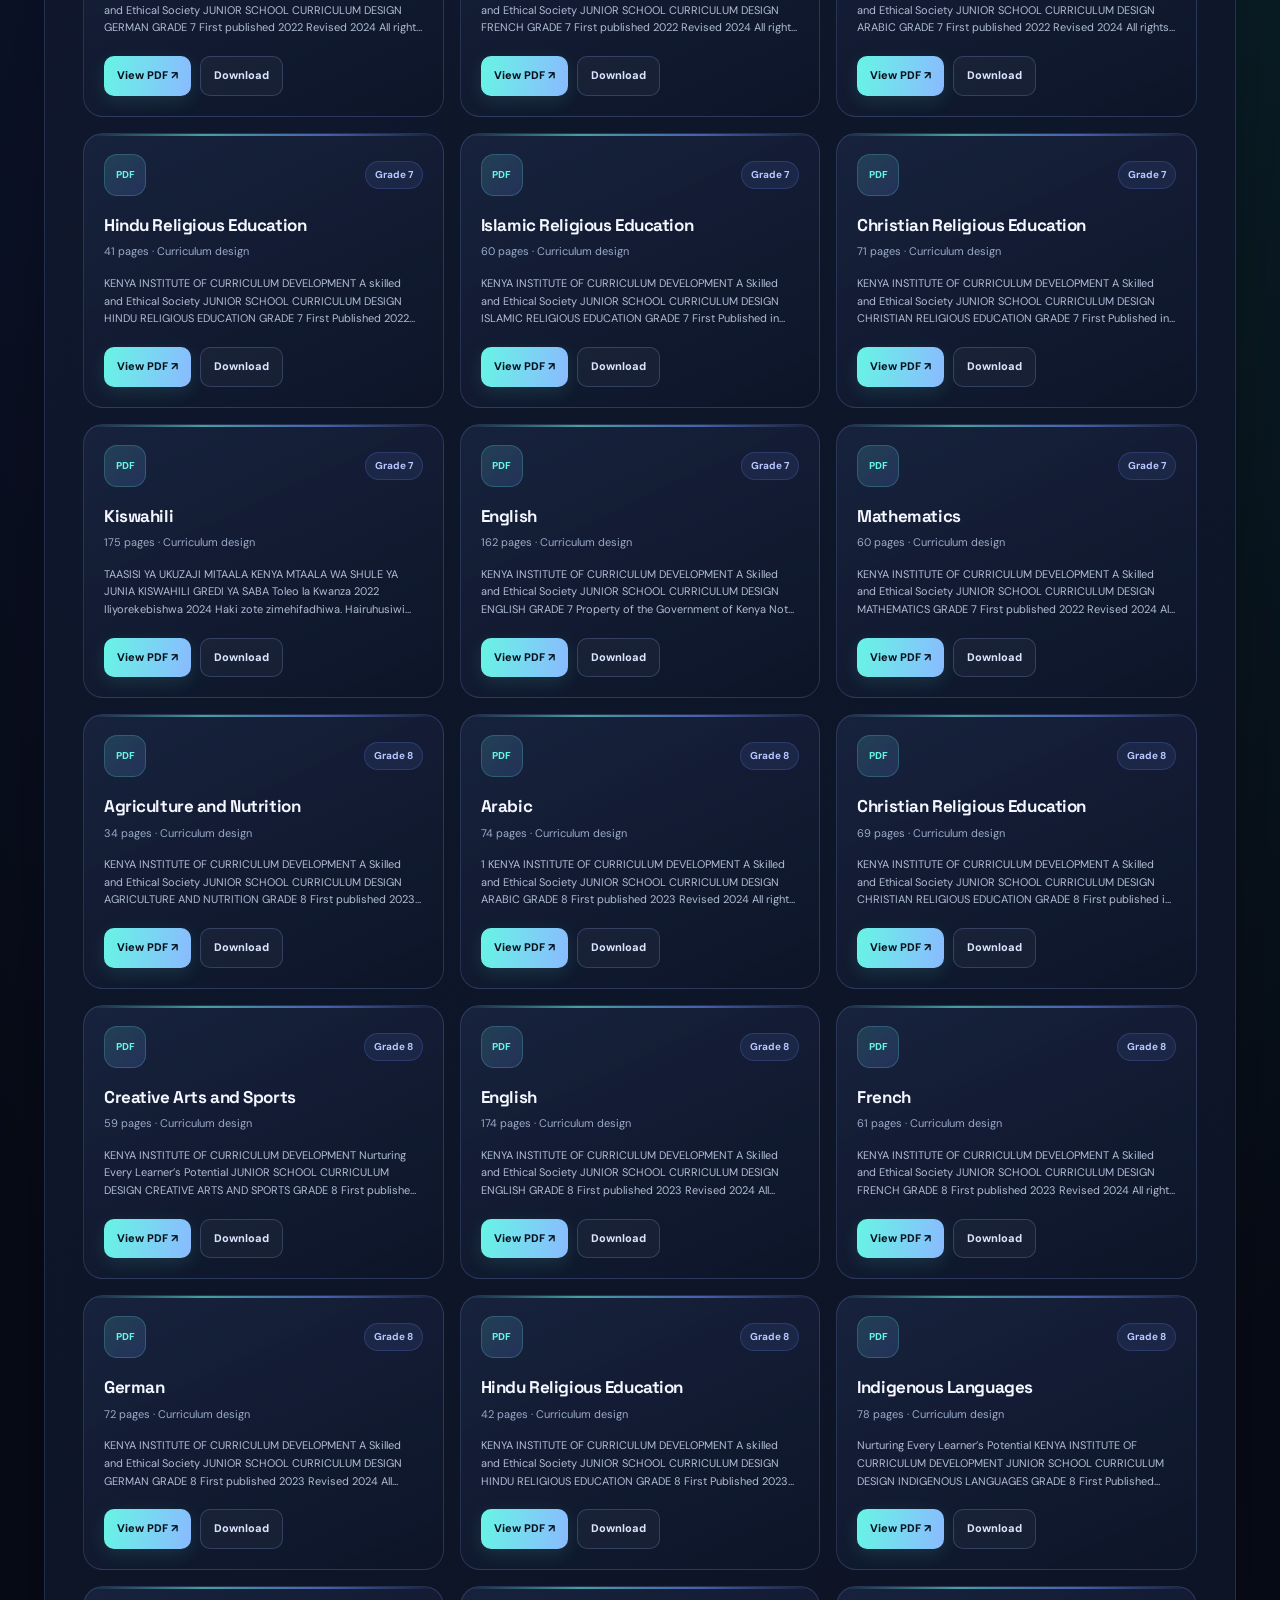
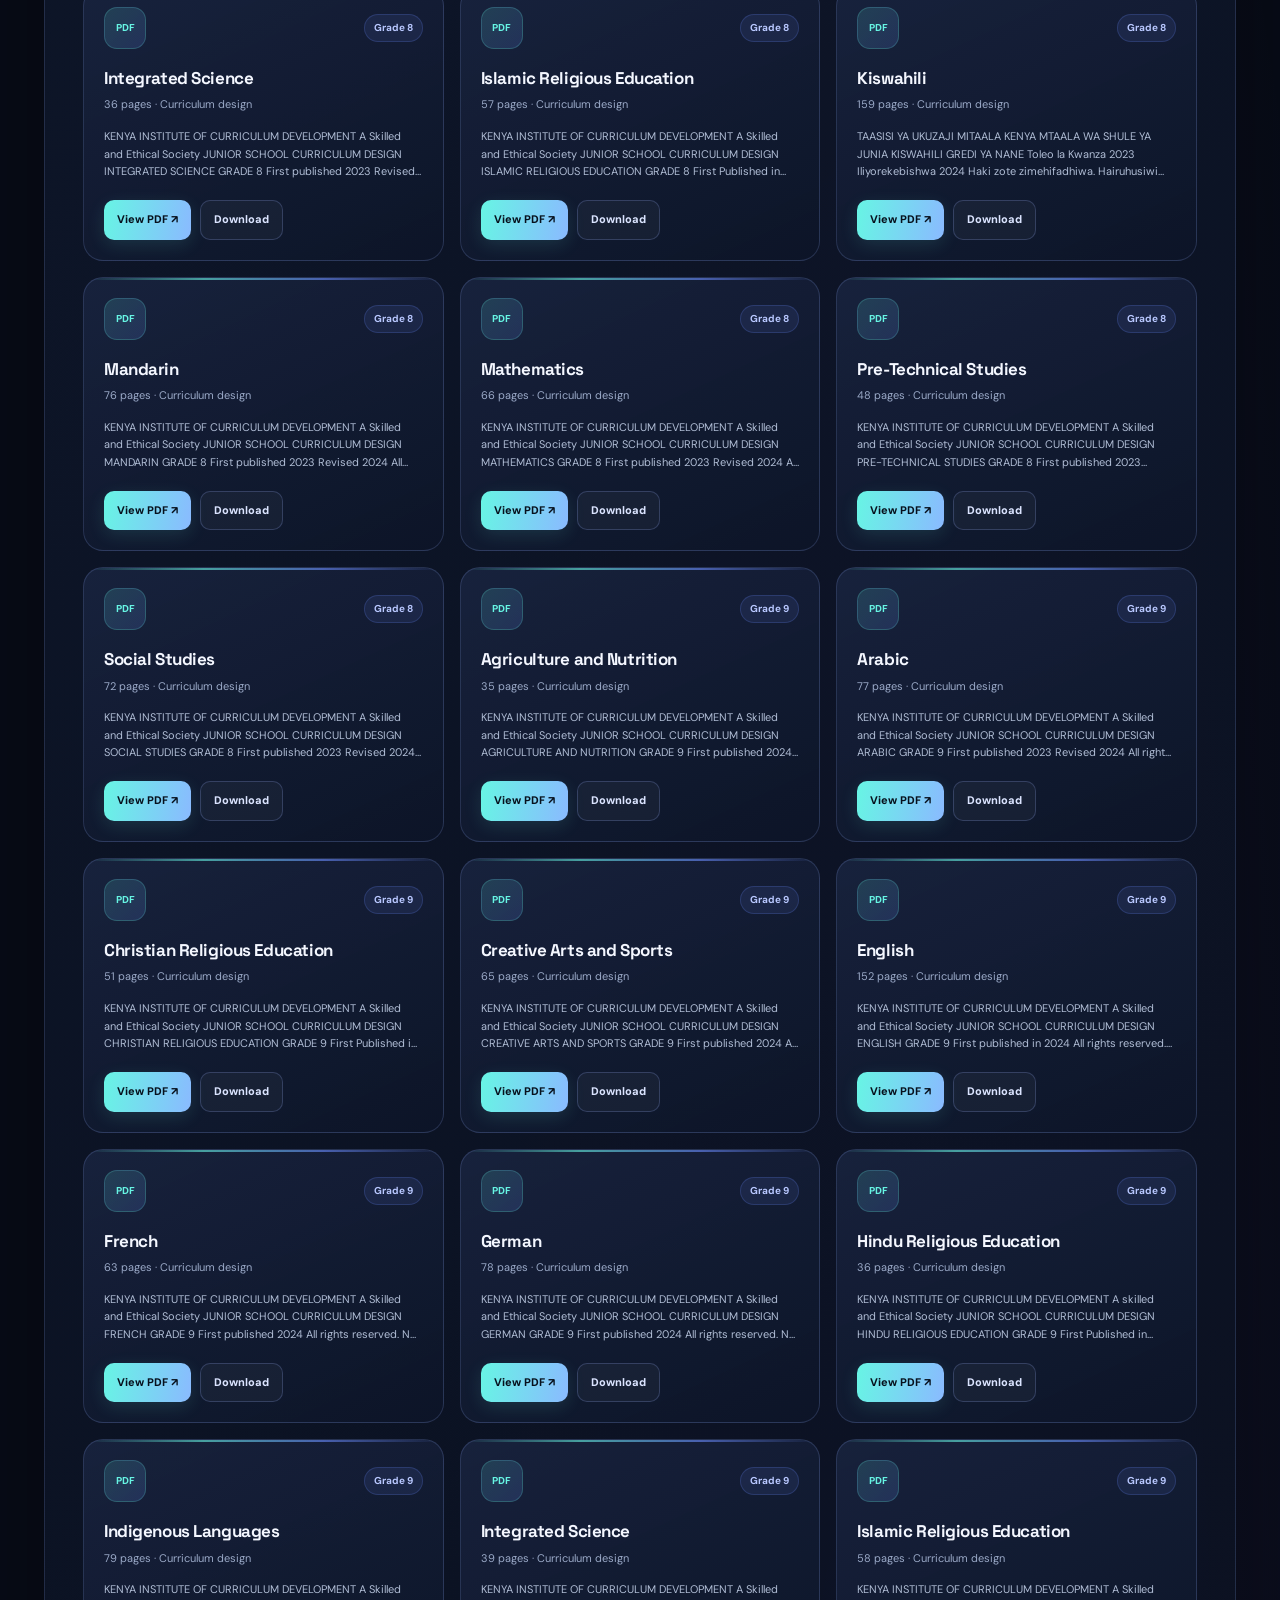
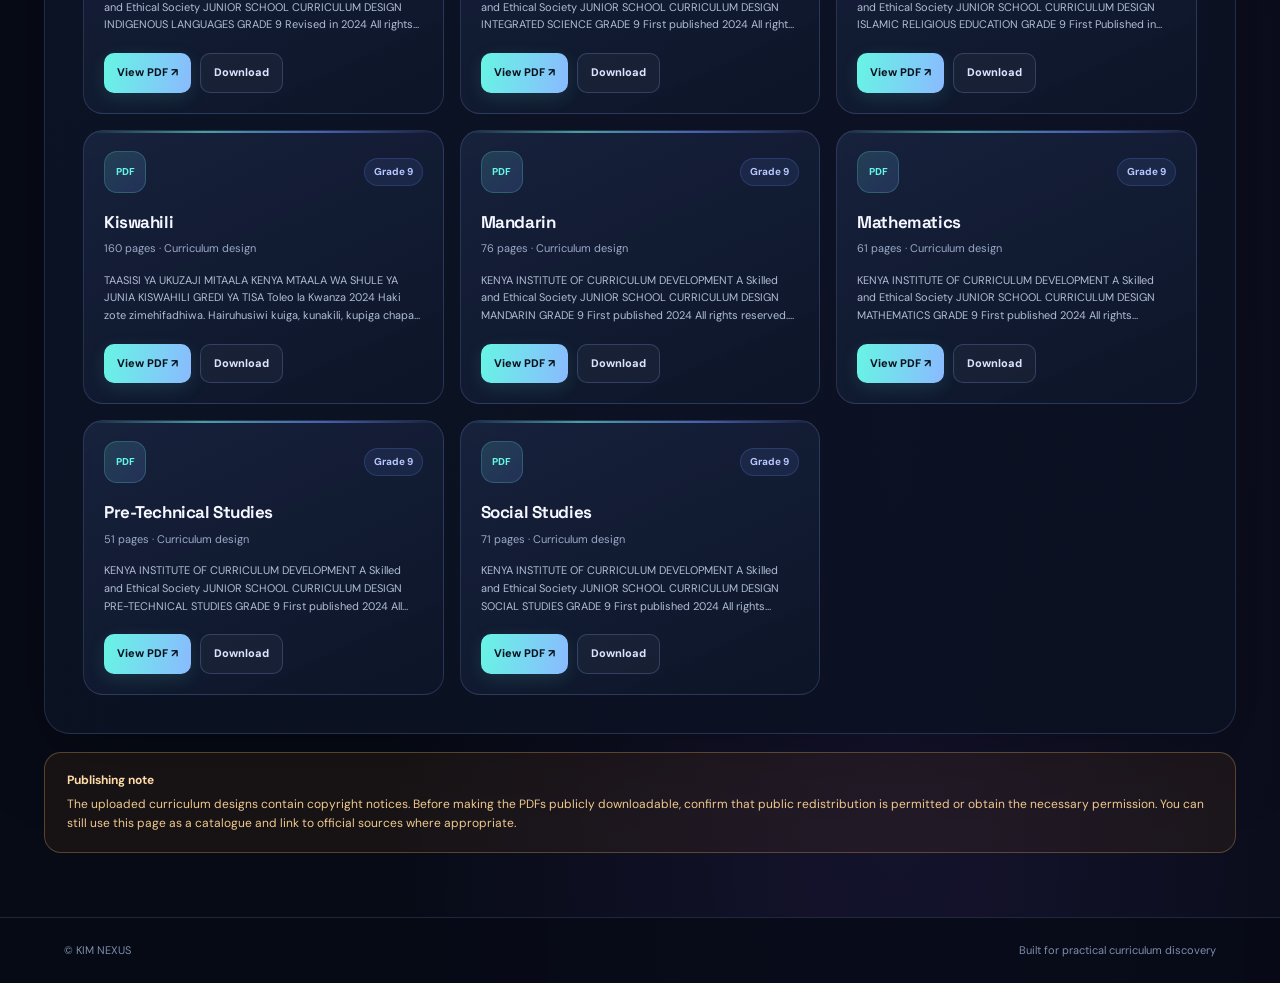
<file: curriculum.html>
<!doctype html>
<html lang="en">
<head>
<meta charset="utf-8">
<meta name="viewport" content="width=device-width, initial-scale=1">
<meta name="description" content="Find and download Kenya CBC curriculum designs for Grades 7, 8 and 9. Search by grade, subject, strand, sub-strand, or keyword using the KIM NEXUS Curriculum Design Library.">
<title>Grade 7, 8 & 9 CBC Curriculum Designs Kenya | KIM NEXUS</title>
<link rel="stylesheet" href="curriculum.css">
</head>
<body>
<header class="topbar">
  <a class="brand" href="index.html" aria-label="KIM NEXUS home"><span class="brand-mark">KN</span><span>KIM <b>NEXUS</b><small>Think beyond. Build what matters.</small></span></a>
  <a class="home-link" href="index.html">← Back to KIM NEXUS</a>
</header>
<main>
  <section class="hero">
    <p class="eyebrow">TEACHER TOOLKIT · CBC</p>
    <h1>Curriculum Design <span>Library</span></h1>
    <p class="hero-copy">Find a curriculum design by grade, subject, strand, sub-strand, or keyword. Open the PDF or download it for offline planning.</p>
    <div class="stats"><div><strong id="resource-count">47</strong><span>designs indexed</span></div><div><strong>2024</strong><span>revision shown in uploaded files where applicable</span></div><div><strong>PDF</strong><span>view and download</span></div></div>
  </section>

  <section class="library-panel" aria-label="Curriculum search">
    <div class="section-heading"><div><p class="eyebrow">RESOURCE FINDER</p><h2>Find your design</h2></div><span class="badge">Grades 7–9 collection</span></div>
    <div class="filters">
      <label class="search-field"><span>Search the document text</span><input id="search" type="search" placeholder="Try “maps”, “conservation”, “algebra”, or a strand name…" autocomplete="off"></label>
      <label><span>Grade</span><select id="grade"><option value="all" selected>All grades</option><option value="Grade 7">Grade 7</option><option value="Grade 8">Grade 8</option><option value="Grade 9">Grade 9</option></select></label>
      <label><span>Subject</span><select id="subject"><option value="all">All subjects</option></select></label>
    </div>
    <p class="hint">Search checks the extracted text of the uploaded PDFs, including table-of-contents entries and strand/sub-strand wording where the PDF text is extractable.</p>
    <div class="result-line"><span id="result-summary">Loading curriculum designs…</span><button id="clear" class="text-button" type="button">Clear filters</button></div>
    <div id="cards" class="cards" aria-live="polite"></div>
    <div id="empty" class="empty" hidden><strong>No matching design found.</strong><span>Try another keyword or clear the filters.</span></div>
  </section>
  <section class="notice">
    <strong>Publishing note</strong>
    <p>The uploaded curriculum designs contain copyright notices. Before making the PDFs publicly downloadable, confirm that public redistribution is permitted or obtain the necessary permission. You can still use this page as a catalogue and link to official sources where appropriate.</p>
  </section>
</main>
<footer><span>© KIM NEXUS</span><span>Built for practical curriculum discovery</span></footer>
<script src="curriculum.js"></script>
</body>
</html>
</file>
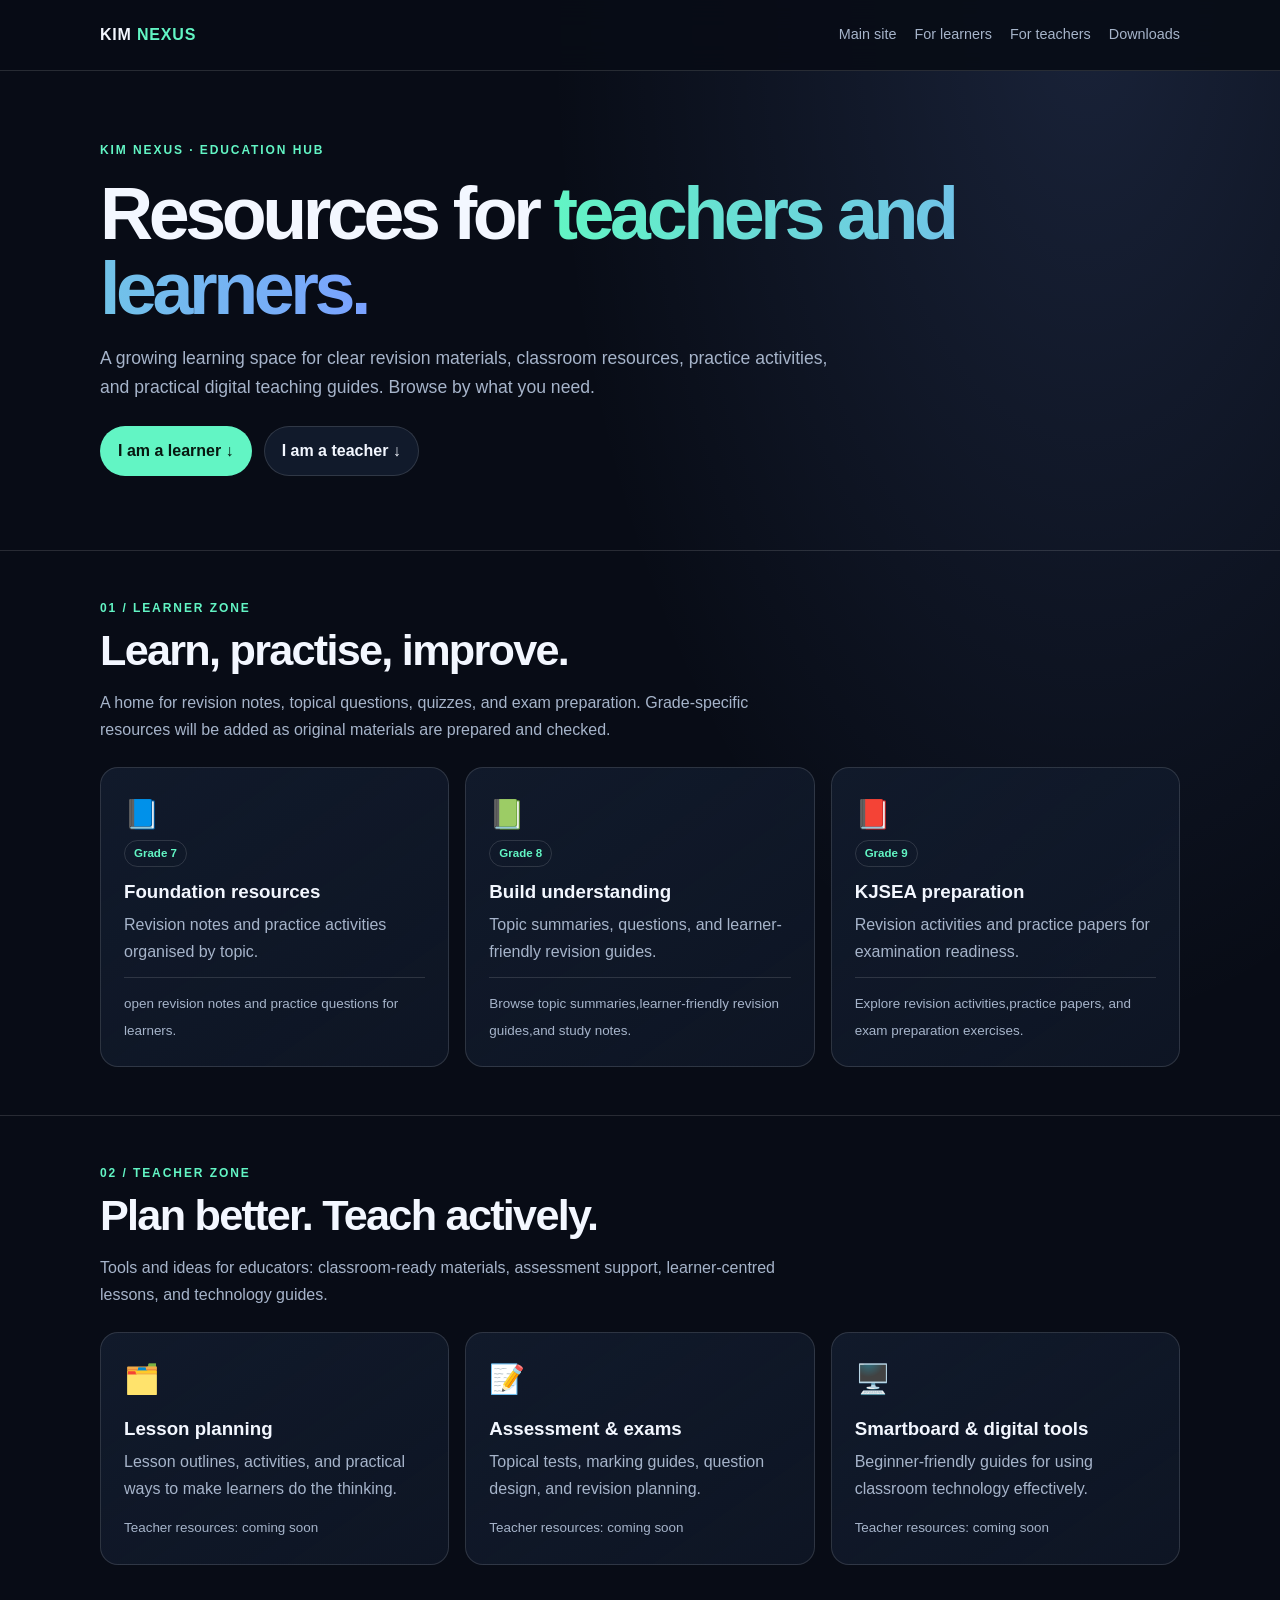
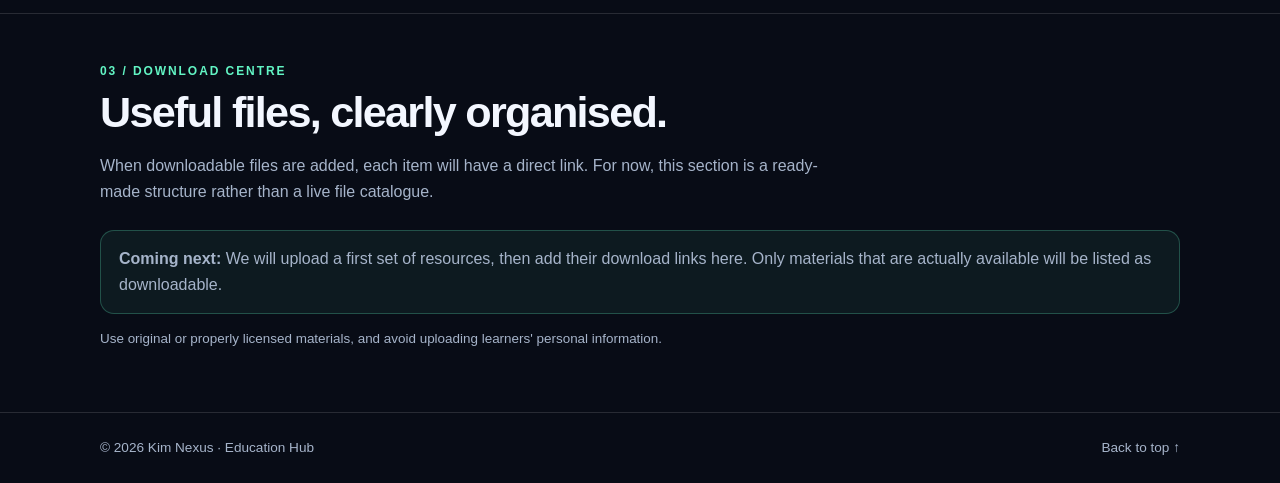
<file: education.html>
<!DOCTYPE html>
<html lang="en">
<head>
<meta charset="utf-8">
<meta name="viewport" content="width=device-width,initial-scale=1">
<meta name="description" content="Kim Nexus Education Hub: learning resources for teachers and learners.">
<title>Education Hub | Kim Nexus</title>
<style>
:root{--bg:#080c16;--panel:#111a2b;--text:#f3f7ff;--muted:#a6b4ca;--mint:#62f5c4;--blue:#7aa2ff;--line:rgba(255,255,255,.13)}
*{box-sizing:border-box}html{scroll-behavior:smooth}body{margin:0;background:radial-gradient(ellipse at 85% 0%,rgba(122,162,255,.15),transparent 35%),var(--bg);color:var(--text);font:16px/1.65 "Segoe UI",Arial,sans-serif}a{color:inherit;text-decoration:none}.wrap{width:min(1080px,92%);margin:auto}
header{position:sticky;top:0;background:rgba(8,12,22,.92);backdrop-filter:blur(15px);border-bottom:1px solid var(--line);z-index:5}.nav{min-height:70px;display:flex;align-items:center;justify-content:space-between;gap:18px}.brand{font-weight:900;letter-spacing:.05em}.brand span{color:var(--mint)}nav{display:flex;gap:18px;flex-wrap:wrap;color:var(--muted);font-size:.9rem}nav a:hover{color:var(--mint)}
.hero{padding:70px 0 50px}.tag{color:var(--mint);font-size:.75rem;letter-spacing:.16em;text-transform:uppercase;font-weight:900}h1{font-size:clamp(2.5rem,6vw,4.6rem);line-height:1.02;letter-spacing:-.06em;margin:15px 0}h1 span{background:linear-gradient(90deg,var(--mint),var(--blue));color:transparent;background-clip:text}.lead{max-width:740px;color:var(--muted);font-size:1.1rem}.actions{display:flex;gap:12px;flex-wrap:wrap;margin:24px 0}.btn{display:inline-block;padding:11px 17px;border-radius:999px;font-weight:800;border:1px solid var(--line)}.primary{background:var(--mint);color:#071710;border-color:transparent}.secondary{background:var(--panel)}
section{padding:48px 0;border-top:1px solid var(--line)}h2{font-size:clamp(1.8rem,4vw,2.7rem);letter-spacing:-.04em;line-height:1.1;margin:8px 0 12px}.muted{color:var(--muted);max-width:720px}.grid{display:grid;grid-template-columns:repeat(3,1fr);gap:16px;margin-top:24px}.card{padding:23px;border:1px solid var(--line);border-radius:18px;background:linear-gradient(145deg,var(--panel),rgba(17,26,43,.68))}.icon{font-size:1.8rem}.card h3{margin:10px 0 5px}.card p{color:var(--muted);margin:0 0 12px}.small{font-size:.84rem;color:var(--muted)}.badge{display:inline-block;border:1px solid var(--line);border-radius:99px;padding:3px 9px;color:var(--mint);font-size:.72rem;font-weight:800}.resource{border-top:1px solid var(--line);padding-top:12px;margin-top:12px}.resource a{color:var(--mint);font-weight:700}.notice{padding:15px 18px;border:1px solid rgba(98,245,196,.25);background:rgba(98,245,196,.06);border-radius:14px;color:var(--muted);margin-top:24px}footer{border-top:1px solid var(--line);padding:24px 0;color:var(--muted);font-size:.85rem}.foot{display:flex;justify-content:space-between;gap:12px;flex-wrap:wrap}
@media(max-width:760px){.grid{grid-template-columns:1fr}nav{gap:10px;font-size:.82rem}.nav{align-items:flex-start;padding:16px 0;flex-direction:column}}
</style>
</head>
<body>
<header><div class="wrap nav"><a class="brand" href="index.html">KIM <span>NEXUS</span></a><nav><a href="index.html">Main site</a><a href="#learners">For learners</a><a href="#teachers">For teachers</a><a href="#downloads">Downloads</a></nav></div></header>
<main>
<div class="wrap hero"><div class="tag">Kim Nexus · Education Hub</div><h1>Resources for <span>teachers and learners.</span></h1><p class="lead">A growing learning space for clear revision materials, classroom resources, practice activities, and practical digital teaching guides. Browse by what you need.</p><div class="actions"><a class="btn primary" href="#learners">I am a learner ↓</a><a class="btn secondary" href="#teachers">I am a teacher ↓</a></div></div>
<section id="learners"><div class="wrap"><div class="tag">01 / Learner zone</div><h2>Learn, practise, improve.</h2><p class="muted">A home for revision notes, topical questions, quizzes, and exam preparation. Grade-specific resources will be added as original materials are prepared and checked.</p><div class="grid">
<article class="card"><div class="icon">📘</div><span class="badge">Grade 7</span><h3>Foundation resources</h3><p>Revision notes and practice activities organised by topic.</p><div class="resource"><span class="small">open revision notes and practice questions for learners.</span></div></article>
<article class="card"><div class="icon">📗</div><span class="badge">Grade 8</span><h3>Build understanding</h3><p>Topic summaries, questions, and learner-friendly revision guides.</p><div class="resource"><span class="small">Browse topic summaries,learner-friendly revision guides,and study notes.</span></div></article>
<article class="card"><div class="icon">📕</div><span class="badge">Grade 9</span><h3>KJSEA preparation</h3><p>Revision activities and practice papers for examination readiness.</p><div class="resource"><span class="small">Explore revision activities,practice papers, and exam preparation exercises.</span></div></article>
</div></div></section>
<section id="teachers"><div class="wrap"><div class="tag">02 / Teacher zone</div><h2>Plan better. Teach actively.</h2><p class="muted">Tools and ideas for educators: classroom-ready materials, assessment support, learner-centred lessons, and technology guides.</p><div class="grid">
<article class="card"><div class="icon">🗂️</div><h3>Lesson planning</h3><p>Lesson outlines, activities, and practical ways to make learners do the thinking.</p><span class="small">Teacher resources: coming soon</span></article>
<article class="card"><div class="icon">📝</div><h3>Assessment & exams</h3><p>Topical tests, marking guides, question design, and revision planning.</p><span class="small">Teacher resources: coming soon</span></article>
<article class="card"><div class="icon">🖥️</div><h3>Smartboard & digital tools</h3><p>Beginner-friendly guides for using classroom technology effectively.</p><span class="small">Teacher resources: coming soon</span></article>
</div></div></section>
<section id="downloads"><div class="wrap"><div class="tag">03 / Download centre</div><h2>Useful files, clearly organised.</h2><p class="muted">When downloadable files are added, each item will have a direct link. For now, this section is a ready-made structure rather than a live file catalogue.</p><div class="notice"><strong>Coming next:</strong> We will upload a first set of resources, then add their download links here. Only materials that are actually available will be listed as downloadable.</div><p class="small">Use original or properly licensed materials, and avoid uploading learners' personal information.</p></div></section>
</main>
<footer><div class="wrap foot"><span>© <span id="year"></span> Kim Nexus · Education Hub</span><a href="#">Back to top ↑</a></div></footer>
<script>document.getElementById('year').textContent=new Date().getFullYear();</script>
</body></html>
</file>
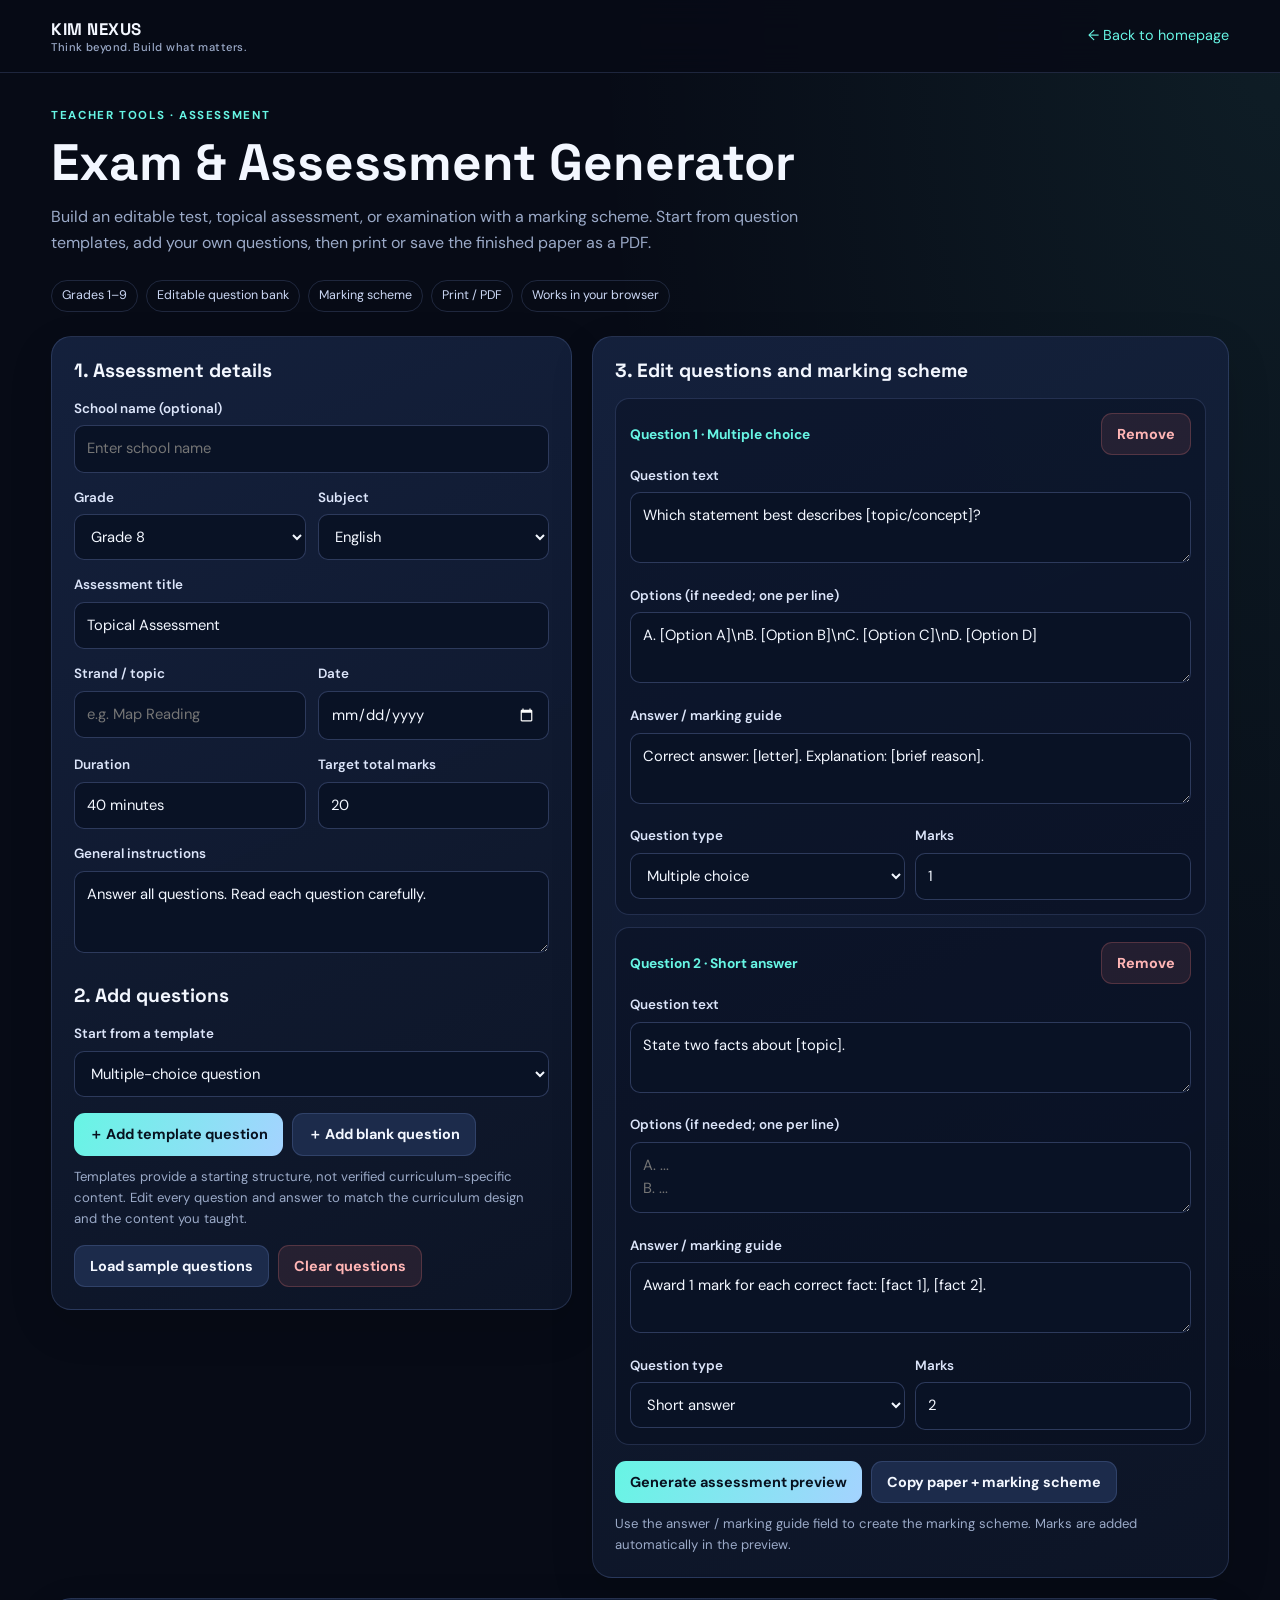
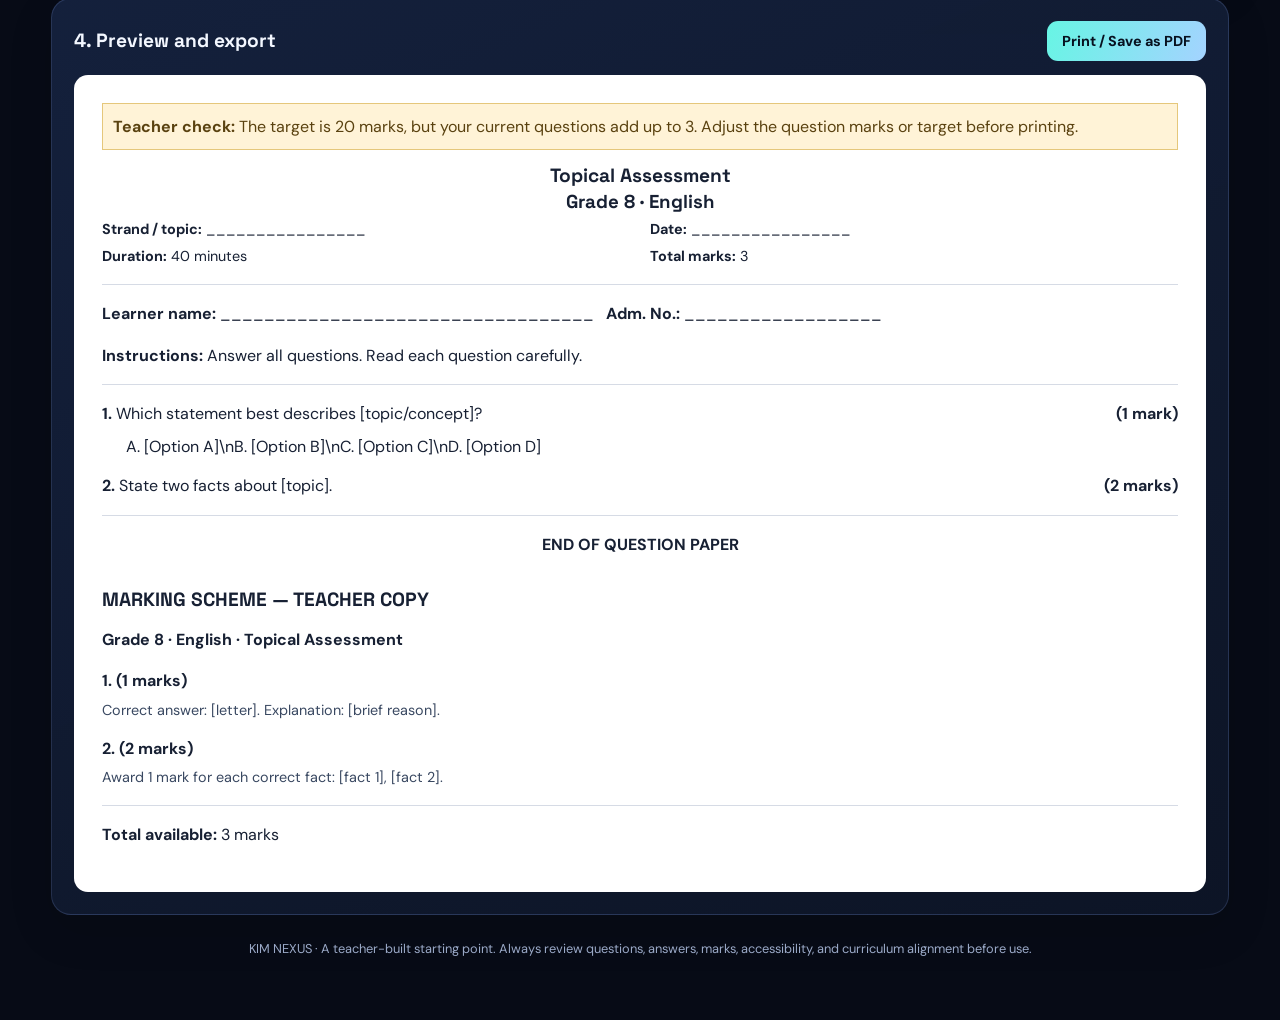
<file: exam-assessment-generator.html>
<!DOCTYPE html>
<html lang="en">
<head>
<meta charset="UTF-8">
<meta name="viewport" content="width=device-width, initial-scale=1.0">
<meta name="description" content="Create exam and assessment resources for Kenyan teachers with the KIM NEXUS Exam Generator. Support classroom assessment, revision, and CBC teaching and learning.">
<title>CBC Exam and Assessment Generator for Teachers | KIM NEXUS</title>
<style>
@import url('https://fonts.googleapis.com/css2?family=DM+Sans:wght@400;500;600;700&family=Space+Grotesk:wght@400;500;600;700&display=swap');
:root{color-scheme:dark;--bg:#070b16;--panel:#111a30;--panel2:#15223e;--ink:#f3f7ff;--muted:#9baac8;--line:rgba(151,177,255,.17);--cyan:#67f5e4;--blue:#7c9cff;--good:#9bf0b4;--warn:#ffd58a}
*{box-sizing:border-box}
body{margin:0;font-family:"DM Sans",system-ui,sans-serif;line-height:1.6;background:radial-gradient(ellipse at top right,rgba(103,245,228,.08),transparent 38%),var(--bg);color:var(--ink)}
a{color:inherit;text-decoration:none}
.wrap{width:min(1180px,92%);margin:auto}
header{border-bottom:1px solid var(--line);background:rgba(7,11,22,.88);position:sticky;top:0;z-index:5;backdrop-filter:blur(16px)}
.nav{min-height:72px;display:flex;align-items:center;justify-content:space-between;gap:16px}
.brand{font:700 1.05rem "Space Grotesk",sans-serif;letter-spacing:.03em}.brand span{display:block;color:var(--muted);font:500 .7rem "DM Sans",sans-serif;letter-spacing:.04em}
.nav a.back{color:var(--cyan);font-size:.9rem}
main{padding:34px 0 60px}
.eyebrow{color:var(--cyan);text-transform:uppercase;letter-spacing:.14em;font-size:.72rem;font-weight:700}
h1,h2,h3{font-family:"Space Grotesk",sans-serif;line-height:1.2}
h1{font-size:clamp(2rem,4vw,3.2rem);margin:.4rem 0 .7rem}
.lead{max-width:760px;color:var(--muted);margin:0 0 24px}
.badges{display:flex;flex-wrap:wrap;gap:8px;margin-bottom:24px}.badge{border:1px solid var(--line);border-radius:99px;padding:5px 10px;color:#cbd7f4;font-size:.78rem}
.layout{display:grid;grid-template-columns:minmax(300px,.9fr) minmax(0,1.1fr);gap:20px;align-items:start}
.card{background:linear-gradient(155deg,rgba(21,34,62,.95),rgba(13,21,39,.97));border:1px solid var(--line);border-radius:20px;padding:22px;box-shadow:0 16px 45px rgba(0,0,0,.12)}
.card h2{font-size:1.2rem;margin:0 0 16px}
label{display:block;font-size:.84rem;color:#dce5fa;font-weight:600;margin-bottom:6px}
input,select,textarea{width:100%;background:#091225;color:var(--ink);border:1px solid rgba(151,177,255,.25);border-radius:10px;padding:11px 12px;font:inherit;font-size:.92rem;outline:none}
input:focus,select:focus,textarea:focus{border-color:var(--cyan);box-shadow:0 0 0 3px rgba(103,245,228,.08)}
textarea{resize:vertical;min-height:82px}
.field{margin-bottom:14px}.grid2{display:grid;grid-template-columns:1fr 1fr;gap:12px}
button{border:0;border-radius:11px;padding:11px 15px;font:700 .9rem "DM Sans",sans-serif;cursor:pointer;transition:transform .15s,opacity .15s}
button:hover{transform:translateY(-1px)}button:disabled{opacity:.45;cursor:not-allowed}
.primary{background:linear-gradient(110deg,var(--cyan),#a4d3ff);color:#07111f}
.secondary{background:#1c2b4b;color:var(--ink);border:1px solid var(--line)}
.danger{background:rgba(255,130,130,.1);color:#ffb5b5;border:1px solid rgba(255,130,130,.22)}
.actions{display:flex;flex-wrap:wrap;gap:9px;margin-top:16px}
.note{color:var(--muted);font-size:.82rem;margin:10px 0 0}
.question-list{display:grid;gap:12px}
.q-item{border:1px solid var(--line);border-radius:14px;padding:14px;background:rgba(5,11,24,.35)}
.q-top{display:flex;justify-content:space-between;align-items:center;gap:10px;margin-bottom:10px}
.q-number{color:var(--cyan);font-weight:700;font-size:.86rem}
.q-item textarea{min-height:68px}
.q-controls{display:grid;grid-template-columns:1fr 100px;gap:10px}
.q-meta{display:grid;grid-template-columns:1fr 1fr;gap:10px;margin-top:10px}
.small-label{font-size:.75rem;color:var(--muted)}
.preview{background:#fff;color:#172033;border-radius:14px;padding:28px;min-height:260px}
.preview h2,.preview h3{color:#172033}.preview .exam-meta{display:grid;grid-template-columns:1fr 1fr;gap:4px 20px;font-size:.9rem}
.preview hr{border:0;border-top:1px solid #d6dbe5;margin:16px 0}
.preview .qrow{margin:14px 0}.preview .marks{float:right;font-weight:700}.preview .answer{color:#394861;font-size:.9rem;margin-top:5px}
.empty{color:var(--muted);text-align:center;padding:28px 12px;border:1px dashed var(--line);border-radius:14px}
.footer{color:var(--muted);font-size:.8rem;text-align:center;margin-top:24px}
@media(max-width:850px){.layout{grid-template-columns:1fr}.nav{min-height:64px}}
@media(max-width:520px){.card{padding:16px}.grid2,.q-meta,.q-controls{grid-template-columns:1fr}.preview{padding:18px}.preview .exam-meta{grid-template-columns:1fr}}
@media print{
  body{background:#fff;color:#111;font-family:Arial,sans-serif}
  header,.intro,.builder-card,.editor-card,.no-print,.footer{display:none!important}
  main{padding:0}.wrap{width:100%;margin:0}.layout{display:block}.preview-card{border:0;box-shadow:none;padding:0;background:#fff}
  .preview{display:block!important;border-radius:0;padding:0;color:#111;min-height:0}
  .preview h2,.preview h3{color:#111}.preview .answer{color:#111}
  @page{size:A4;margin:18mm}
}
</style>
</head>
<body>
<header>
  <div class="wrap nav">
    <a class="brand" href="index.html">KIM NEXUS <span>Think beyond. Build what matters.</span></a>
    <a class="back" href="index.html">← Back to homepage</a>
  </div>
</header>
<main class="wrap">
  <section class="intro">
    <div class="eyebrow">Teacher tools · Assessment</div>
    <h1>Exam & Assessment Generator</h1>
    <p class="lead">Build an editable test, topical assessment, or examination with a marking scheme. Start from question templates, add your own questions, then print or save the finished paper as a PDF.</p>
    <div class="badges"><span class="badge">Grades 1–9</span><span class="badge">Editable question bank</span><span class="badge">Marking scheme</span><span class="badge">Print / PDF</span><span class="badge">Works in your browser</span></div>
  </section>

  <div class="layout">
    <section class="card builder-card">
      <h2>1. Assessment details</h2>
      <div class="field"><label for="school">School name (optional)</label><input id="school" placeholder="Enter school name"></div>
      <div class="grid2">
        <div class="field"><label for="grade">Grade</label><select id="grade"><option>Grade 1</option><option>Grade 2</option><option>Grade 3</option><option>Grade 4</option><option>Grade 5</option><option>Grade 6</option><option>Grade 7</option><option selected>Grade 8</option><option>Grade 9</option></select></div>
        <div class="field"><label for="subject">Subject</label><select id="subject"></select></div>
      </div>
      <div class="field"><label for="title">Assessment title</label><input id="title" value="Topical Assessment" placeholder="e.g. End of Term Examination"></div>
      <div class="grid2">
        <div class="field"><label for="strand">Strand / topic</label><input id="strand" placeholder="e.g. Map Reading"></div>
        <div class="field"><label for="date">Date</label><input id="date" type="date"></div>
      </div>
      <div class="grid2">
        <div class="field"><label for="duration">Duration</label><input id="duration" value="40 minutes" placeholder="e.g. 1 hour"></div>
        <div class="field"><label for="total">Target total marks</label><input id="total" type="number" min="1" max="500" value="20"></div>
      </div>
      <div class="field"><label for="instructions">General instructions</label><textarea id="instructions">Answer all questions. Read each question carefully.</textarea></div>

      <h2 style="margin-top:24px">2. Add questions</h2>
      <div class="field"><label for="template">Start from a template</label>
        <select id="template">
          <option value="mcq">Multiple-choice question</option>
          <option value="short">Short-answer question</option>
          <option value="structured">Structured question</option>
          <option value="explain">Explain / give reasons</option>
          <option value="essay">Extended response / essay</option>
          <option value="truefalse">True or false</option>
        </select>
      </div>
      <div class="actions">
        <button class="primary" id="addTemplate">＋ Add template question</button>
        <button class="secondary" id="addBlank">＋ Add blank question</button>
      </div>
      <p class="note">Templates provide a starting structure, not verified curriculum-specific content. Edit every question and answer to match the curriculum design and the content you taught.</p>
      <div class="actions">
        <button class="secondary" id="loadSample">Load sample questions</button>
        <button class="danger" id="clearAll">Clear questions</button>
      </div>
    </section>

    <section class="card editor-card">
      <h2>3. Edit questions and marking scheme</h2>
      <div id="questions" class="question-list"></div>
      <div class="actions">
        <button class="primary" id="generate">Generate assessment preview</button>
        <button class="secondary" id="copyText">Copy paper + marking scheme</button>
      </div>
      <p class="note">Use the answer / marking guide field to create the marking scheme. Marks are added automatically in the preview.</p>
    </section>

    <section class="card preview-card" style="grid-column:1/-1">
      <div class="no-print" style="display:flex;justify-content:space-between;align-items:center;gap:12px;flex-wrap:wrap;margin-bottom:14px">
        <h2 style="margin:0">4. Preview and export</h2>
        <div class="actions" style="margin:0"><button class="primary" id="print">Print / Save as PDF</button></div>
      </div>
      <div id="preview" class="preview"><div class="empty">Your assessment preview will appear here. Add or edit questions, then select <strong>Generate assessment preview</strong>.</div></div>
    </section>
  </div>
  <div class="footer">KIM NEXUS · A teacher-built starting point. Always review questions, answers, marks, accessibility, and curriculum alignment before use.</div>
</main>
<script>
const subjectMap = {
  "Grade 1":["English","Kiswahili","Mathematics","Environmental Activities","Creative Activities","Religious Education"],
  "Grade 2":["English","Kiswahili","Mathematics","Environmental Activities","Creative Activities","Religious Education"],
  "Grade 3":["English","Kiswahili","Mathematics","Environmental Activities","Creative Activities","Religious Education"],
  "Grade 4":["English","Kiswahili","Mathematics","Science and Technology","Social Studies","Agriculture and Nutrition","Creative Arts","Religious Education"],
  "Grade 5":["English","Kiswahili","Mathematics","Science and Technology","Social Studies","Agriculture and Nutrition","Creative Arts","Religious Education"],
  "Grade 6":["English","Kiswahili","Mathematics","Science and Technology","Social Studies","Agriculture and Nutrition","Creative Arts","Religious Education"],
  "Grade 7":["English","Kiswahili","Mathematics","Integrated Science","Social Studies","Agriculture","Pre-Technical Studies","Creative Arts and Sports","Religious Education"],
  "Grade 8":["English","Kiswahili","Mathematics","Integrated Science","Social Studies","Agriculture","Pre-Technical Studies","Creative Arts and Sports","Religious Education"],
  "Grade 9":["English","Kiswahili","Mathematics","Integrated Science","Social Studies","Agriculture","Pre-Technical Studies","Creative Arts and Sports","Religious Education"]
};
const templates = {
 mcq:{q:"Which statement best describes [topic/concept]?",opts:"A. [Option A]\\nB. [Option B]\\nC. [Option C]\\nD. [Option D]",a:"Correct answer: [letter]. Explanation: [brief reason].",marks:1,type:"Multiple choice"},
 short:{q:"State two facts about [topic].",opts:"",a:"Award 1 mark for each correct fact: [fact 1], [fact 2].",marks:2,type:"Short answer"},
 structured:{q:"(a) Define [key term]. (2 marks)\\n(b) State two characteristics of [topic]. (2 marks)\\n(c) Explain one importance of [topic]. (2 marks)",opts:"",a:"(a) Accept an accurate definition (2). (b) 1 mark each for two valid characteristics. (c) 2 marks for a relevant explanation.",marks:6,type:"Structured"},
 explain:{q:"Explain two reasons why [event/process/concept] is important.",opts:"",a:"Award up to 2 marks per well-explained reason. Accept other relevant responses.",marks:4,type:"Explain"},
 essay:{q:"Discuss [topic]. Include key facts, examples, and a conclusion.",opts:"",a:"Suggested marking guide: relevant knowledge (4), explanation and examples (3), organization and clarity (2), conclusion (1). Adapt to the task.",marks:10,type:"Extended response"},
 truefalse:{q:"Write TRUE or FALSE: [insert a clear statement about the topic].",opts:"",a:"Correct response: [TRUE/FALSE].",marks:1,type:"True or false"}
};
let questions = [];
const $ = id => document.getElementById(id);
function refreshSubjects(){
 const grade=$("grade").value, old=$("subject").value;
 $("subject").innerHTML=(subjectMap[grade]||[]).map(s=>`<option>${s}</option>`).join("");
 if((subjectMap[grade]||[]).includes(old)) $("subject").value=old;
}
function esc(s){return String(s??"").replace(/[&<>"']/g,c=>({"&":"&amp;","<":"&lt;",">":"&gt;",'"':"&quot;","'":"&#39;"}[c]));}
function addQuestion(t="blank",data={}){
 const base=templates[t]||{};
 questions.push({id:Date.now()+Math.random(),type:data.type||base.type||"Question",text:data.text??base.q??"",options:data.options??base.opts??"",answer:data.answer??base.a??"",marks:Number(data.marks??base.marks??1)});
 renderQuestions();
}
function renderQuestions(){
 const box=$("questions");
 if(!questions.length){box.innerHTML='<div class="empty">No questions yet. Add a template question or load the sample set.</div>';return;}
 box.innerHTML=questions.map((q,i)=>`<article class="q-item" data-id="${q.id}">
 <div class="q-top"><span class="q-number">Question ${i+1} · ${esc(q.type)}</span><button class="danger remove" type="button">Remove</button></div>
 <div class="field"><label>Question text</label><textarea class="qtext" placeholder="Write the question">${esc(q.text)}</textarea></div>
 <div class="field"><label>Options (if needed; one per line)</label><textarea class="qoptions" placeholder="A. ...&#10;B. ...">${esc(q.options)}</textarea></div>
 <div class="field"><label>Answer / marking guide</label><textarea class="qanswer" placeholder="Expected answer and allocation of marks">${esc(q.answer)}</textarea></div>
 <div class="q-meta"><div><label>Question type</label><select class="qtype">${["Multiple choice","Short answer","Structured","Explain","Extended response","True or false","Question"].map(x=>`<option ${q.type===x?"selected":""}>${x}</option>`).join("")}</select></div><div><label>Marks</label><input class="qmarks" type="number" min="0" max="100" value="${Math.max(0,Number(q.marks)||0)}"></div></div>
 </article>`).join("");
 box.querySelectorAll(".q-item").forEach((el,i)=>{
  el.querySelector(".qtext").addEventListener("input",e=>questions[i].text=e.target.value);
  el.querySelector(".qoptions").addEventListener("input",e=>questions[i].options=e.target.value);
  el.querySelector(".qanswer").addEventListener("input",e=>questions[i].answer=e.target.value);
  el.querySelector(".qmarks").addEventListener("input",e=>questions[i].marks=Math.max(0,Number(e.target.value)||0));
  el.querySelector(".qtype").addEventListener("change",e=>questions[i].type=e.target.value);
  el.querySelector(".remove").addEventListener("click",()=>{questions.splice(i,1);renderQuestions();});
 });
}
function getTotal(){return questions.reduce((sum,q)=>sum+(Number(q.marks)||0),0)}
function generatePreview(){
 const total=getTotal(), target=Number($("total").value)||total;
 const date=$("date").value?new Date($("date").value+"T12:00:00").toLocaleDateString(undefined,{day:"numeric",month:"long",year:"numeric"}):"________________";
 const school=$("school").value.trim();
 let html=`${school?`<h2 style="text-align:center;margin:0">${esc(school)}</h2>`:""}
 <h2 style="text-align:center;margin:4px 0">${esc($("title").value||"Assessment")}</h2>
 <h3 style="text-align:center;margin:4px 0">${esc($("grade").value)} · ${esc($("subject").value)}</h3>
 <div class="exam-meta"><div><strong>Strand / topic:</strong> ${esc($("strand").value||"________________")}</div><div><strong>Date:</strong> ${esc(date)}</div><div><strong>Duration:</strong> ${esc($("duration").value||"________________")}</div><div><strong>Total marks:</strong> ${total}</div></div>
 <hr><p><strong>Learner name:</strong> __________________________________ &nbsp; <strong>Adm. No.:</strong> __________________</p>
 <p><strong>Instructions:</strong> ${esc($("instructions").value||"Answer all questions.").replace(/\n/g,"<br>")}</p><hr>`;
 if(!questions.length) html+='<p>No questions have been added yet.</p>';
 questions.forEach((q,i)=>{
  html+=`<div class="qrow"><span class="marks">(${Number(q.marks)||0} mark${Number(q.marks)===1?"":"s"})</span><strong>${i+1}.</strong> ${esc(q.text).replace(/\n/g,"<br>")}`;
  if(q.options.trim()) html+=`<div style="white-space:pre-line;margin:7px 0 0 24px">${esc(q.options)}</div>`;
  html+='</div>';
 });
 html+=`<hr><p style="text-align:center"><strong>END OF QUESTION PAPER</strong></p>
 <section style="page-break-before:always;margin-top:30px"><h2>MARKING SCHEME — TEACHER COPY</h2><p><strong>${esc($("grade").value)} · ${esc($("subject").value)} · ${esc($("title").value||"Assessment")}</strong></p>`;
 questions.forEach((q,i)=>{html+=`<div class="qrow"><strong>${i+1}. (${Number(q.marks)||0} marks)</strong><div class="answer">${esc(q.answer||"Marking guide not provided.").replace(/\n/g,"<br>")}</div></div>`;});
 html+=`<hr><p><strong>Total available:</strong> ${total} marks</p></section>`;
 if(target!==total) html=`<div style="background:#fff3d7;border:1px solid #e5c77b;padding:10px;margin-bottom:14px;color:#5a4210"><strong>Teacher check:</strong> The target is ${target} marks, but your current questions add up to ${total}. Adjust the question marks or target before printing.</div>`+html;
 $("preview").innerHTML=html;
}
function loadSample(){
 questions=[];
 const subj=$("subject").value;
 if(subj==="Social Studies"){
  addQuestion("mcq",{text:"Which of the following is a useful practice when reading a map?",options:"A. Ignoring the key\\nB. Checking the title, key and scale\\nC. Guessing all distances\\nD. Turning the map upside down",answer:"Correct answer: B. The title, key and scale help the reader interpret map information.",marks:1});
  addQuestion("short",{text:"State two pieces of information that a map key can provide.",answer:"Award 1 mark each for valid information, e.g. meaning of symbols and colours used on the map.",marks:2});
  addQuestion("explain",{text:"Explain why map scale is important when estimating real distances.",answer:"Award up to 2 marks for explaining that scale represents the relationship between map distance and ground distance and enables distance estimation.",marks:4});
 } else {
  addQuestion("mcq",{text:`Which statement best describes an important idea in ${subj}?`,options:"A. [Plausible option]\\nB. [Plausible option]\\nC. [Plausible option]\\nD. [Plausible option]",answer:"Teacher must replace the options and confirm the correct answer before use.",marks:1});
  addQuestion("short",{text:`State two facts about the topic you have taught in ${subj}.`,answer:"Award 1 mark for each correct, curriculum-aligned fact.",marks:2});
  addQuestion("structured",{text:"(a) Define one key term from the topic. (2 marks)\\n(b) Give two examples or characteristics. (2 marks)",answer:"Award marks for an accurate definition and two relevant examples or characteristics.",marks:4});
 }
 $("title").value="Topical Assessment";
 $("strand").value=$("strand").value||"Map Reading / selected topic";
 $("total").value=getTotal();
 renderQuestions();generatePreview();
}
function copyPaper(){
 generatePreview();
 const textContent=$("preview").innerText;
 if(navigator.clipboard&&navigator.clipboard.writeText){navigator.clipboard.writeText(textContent).then(()=>alert("Assessment paper and marking scheme copied."),()=>fallbackCopy(textContent));}
 else fallbackCopy(textContent);
}
function fallbackCopy(t){const ta=document.createElement("textarea");ta.value=t;document.body.appendChild(ta);ta.select();document.execCommand("copy");ta.remove();alert("Assessment paper and marking scheme copied.");}
$("grade").addEventListener("change",refreshSubjects);
$("addTemplate").addEventListener("click",()=>addQuestion($("template").value));
$("addBlank").addEventListener("click",()=>addQuestion("blank",{type:"Question",text:"",options:"",answer:"",marks:1}));
$("generate").addEventListener("click",generatePreview);
$("print").addEventListener("click",()=>{generatePreview();window.print()});
$("copyText").addEventListener("click",copyPaper);
$("clearAll").addEventListener("click",()=>{if(confirm("Remove all questions?")){questions=[];renderQuestions();generatePreview()}});
$("loadSample").addEventListener("click",loadSample);
refreshSubjects();addQuestion("mcq");addQuestion("short");generatePreview();
</script>
</body>
</html>
</file>
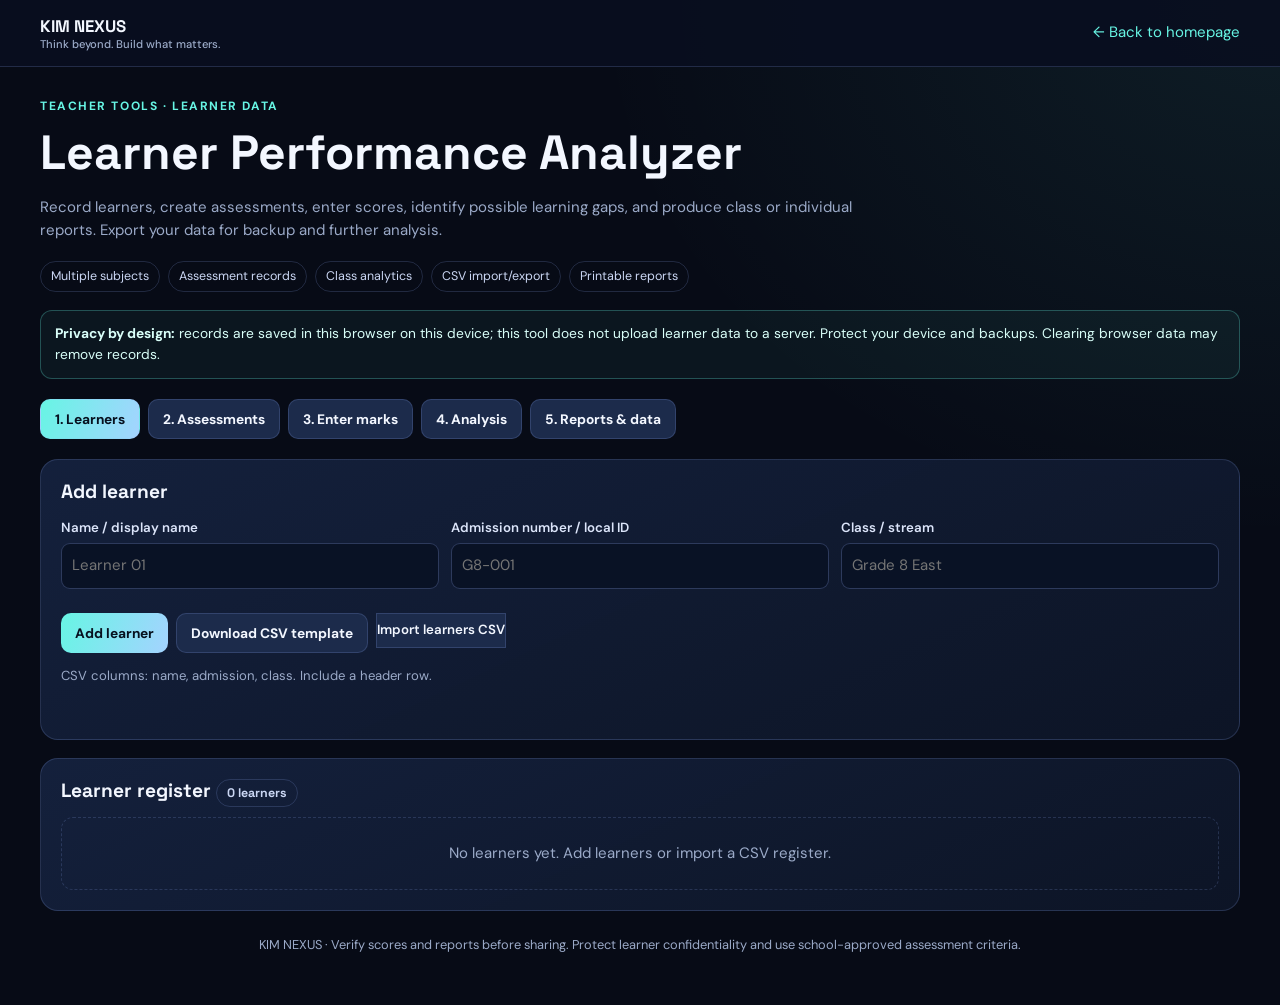
<file: learner-performance-analyzer.html>
<!doctype html>
<html lang="en"><head><meta charset="utf-8"><meta name="viewport" content="width=device-width,initial-scale=1"><title>Learner Performance Analyzer for Teachers | KIM NEXUS</title><meta name="description" content="Analyze learner marks, compare subject performance, identify learners needing support, and generate class reports with the KIM NEXUS learner performance analyzer for teachers.">
<style>
@import url('https://fonts.googleapis.com/css2?family=DM+Sans:wght@400;500;600;700&family=Space+Grotesk:wght@400;500;600;700&display=swap');
:root{color-scheme:dark;--bg:#070b16;--panel:#111a30;--ink:#f3f7ff;--muted:#9baac8;--line:rgba(151,177,255,.18);--cyan:#67f5e4;--blue:#7c9cff}
*{box-sizing:border-box}body{margin:0;background:radial-gradient(ellipse at top right,rgba(103,245,228,.08),transparent 38%),var(--bg);color:var(--ink);font:15px/1.55 "DM Sans",sans-serif}.wrap{width:min(1200px,94%);margin:auto}header{position:sticky;top:0;background:#090f20ed;border-bottom:1px solid var(--line);z-index:5}.nav{min-height:66px;display:flex;align-items:center;justify-content:space-between}.brand{font:700 1.05rem "Space Grotesk";text-decoration:none;color:var(--ink)}.brand small{display:block;color:var(--muted);font:500 .7rem "DM Sans"}.back{color:var(--cyan);text-decoration:none}main{padding:30px 0 50px}.eyebrow{color:var(--cyan);text-transform:uppercase;letter-spacing:.13em;font-size:.75rem;font-weight:700}h1,h2,h3{font-family:"Space Grotesk";line-height:1.2}h1{font-size:clamp(2rem,4vw,3rem);margin:8px 0}.lead,.muted{color:var(--muted)}.lead{max-width:850px}.badges{display:flex;gap:8px;flex-wrap:wrap;margin:18px 0}.badge,.pill{border:1px solid var(--line);border-radius:99px;padding:5px 10px;font-size:.78rem;color:#cbd7f4}.notice{padding:12px 14px;border:1px solid #67f5e444;background:#67f5e40c;border-radius:12px;margin:18px 0;color:#d9fff9;font-size:.86rem}.tabs{display:flex;gap:8px;flex-wrap:wrap;margin:20px 0}.tab,button{cursor:pointer;border:0;border-radius:10px;padding:10px 14px;font:700 .86rem "DM Sans"}.tab,.secondary{background:#1c2b4b;color:var(--ink);border:1px solid var(--line)}.tab.active,.primary{background:linear-gradient(110deg,var(--cyan),#a4d3ff);color:#07111f}.danger{background:#ff82821a;color:#ffb5b5;border:1px solid #ff828238}.panel{display:none}.panel.active{display:block}.card{background:linear-gradient(155deg,#15223ef2,#0d1527f7);border:1px solid var(--line);border-radius:18px;padding:20px;margin-bottom:18px}.card h2{font-size:1.2rem;margin:0 0 15px}label{display:block;font-size:.83rem;font-weight:600;color:#dce5fa;margin-bottom:5px}input,select{width:100%;padding:10px;background:#091225;color:var(--ink);border:1px solid #97b1ff40;border-radius:9px;font:inherit}input:focus,select:focus{outline:1px solid var(--cyan)}.field{margin-bottom:12px}.grid2{display:grid;grid-template-columns:repeat(2,minmax(0,1fr));gap:12px}.grid3{display:grid;grid-template-columns:repeat(3,minmax(0,1fr));gap:12px}.actions{display:flex;gap:8px;flex-wrap:wrap;margin-top:12px}.muted{font-size:.82rem}.status{font-size:.85rem;color:#9bf0b4;margin-top:8px;min-height:20px}.table-wrap{overflow:auto;border:1px solid var(--line);border-radius:12px}table{width:100%;border-collapse:collapse;min-width:620px}th,td{text-align:left;padding:10px 12px;border-bottom:1px solid var(--line);font-size:.85rem}th{background:#ffffff08;color:#cbd7f4}tr:last-child td{border-bottom:0}td input{min-width:80px;padding:7px}.empty{text-align:center;padding:24px 12px;border:1px dashed var(--line);border-radius:12px;color:var(--muted)}.stats{display:grid;grid-template-columns:repeat(4,minmax(0,1fr));gap:12px}.stat{padding:15px;border:1px solid var(--line);border-radius:14px;background:#15223ecb}.stat .label,.sub{color:var(--muted);font-size:.78rem}.value{font:700 1.6rem "Space Grotesk";margin-top:5px}.bar-row{display:grid;grid-template-columns:150px 1fr 55px;gap:10px;align-items:center;margin:12px 0;font-size:.84rem}.track{height:10px;border-radius:99px;background:#091225;overflow:hidden}.fill{height:100%;background:linear-gradient(90deg,var(--cyan),var(--blue))}.report{background:#fff;color:#172033;border-radius:12px;padding:24px;margin-top:16px}.report h2,.report h3{color:#172033}.report table{min-width:0}.report th,.report td{color:#172033;border-color:#d9deea}.report th{background:#f0f3f8}.footer{text-align:center;color:var(--muted);font-size:.8rem;margin-top:24px}
@media(max-width:800px){.grid3{grid-template-columns:1fr 1fr}.stats{grid-template-columns:1fr 1fr}}@media(max-width:520px){.grid2,.grid3{grid-template-columns:1fr}.card{padding:15px}.bar-row{grid-template-columns:90px 1fr 45px}.value{font-size:1.3rem}}
@media print{body{background:#fff;color:#111}header,.intro,.tabs,.no-print,.footer,.notice{display:none!important}main{padding:0}.wrap{width:100%}.panel{display:none!important}#panel-reports{display:block!important}.card{display:none!important}.report{display:block!important;border-radius:0;padding:0}.report h2,.report h3{color:#111}.report table{width:100%}@page{size:A4 landscape;margin:14mm}}
</style></head><body>
<header><div class="wrap nav"><a class="brand" href="index.html">KIM NEXUS<small>Think beyond. Build what matters.</small></a><a class="back" href="index.html">← Back to homepage</a></div></header>
<main class="wrap"><section class="intro"><div class="eyebrow">Teacher tools · Learner data</div><h1>Learner Performance Analyzer</h1><p class="lead">Record learners, create assessments, enter scores, identify possible learning gaps, and produce class or individual reports. Export your data for backup and further analysis.</p><div class="badges"><span class="badge">Multiple subjects</span><span class="badge">Assessment records</span><span class="badge">Class analytics</span><span class="badge">CSV import/export</span><span class="badge">Printable reports</span></div></section>
<div class="notice"><strong>Privacy by design:</strong> records are saved in this browser on this device; this tool does not upload learner data to a server. Protect your device and backups. Clearing browser data may remove records.</div>
<div class="tabs no-print"><button class="tab active" data-tab="learners">1. Learners</button><button class="tab" data-tab="assessments">2. Assessments</button><button class="tab" data-tab="scores">3. Enter marks</button><button class="tab" data-tab="analysis">4. Analysis</button><button class="tab" data-tab="reports">5. Reports & data</button></div>
<section class="panel active" id="panel-learners">
<div class="card"><h2>Add learner</h2><div class="grid3"><div class="field"><label>Name / display name</label><input id="lname" placeholder="Learner 01"></div><div class="field"><label>Admission number / local ID</label><input id="ladm" placeholder="G8-001"></div><div class="field"><label>Class / stream</label><input id="lclass" placeholder="Grade 8 East"></div></div><div class="actions"><button class="primary" id="addLearner">Add learner</button><button class="secondary" id="learnerTemplate">Download CSV template</button><label class="secondary" style="display:inline-flex;align-items:center;gap:8px;cursor:pointer">Import learners CSV<input id="learnerFile" type="file" accept=".csv,text/csv" style="display:none"></label></div><p class="muted">CSV columns: name, admission, class. Include a header row.</p><div id="learnerStatus" class="status"></div></div>
<div class="card"><h2>Learner register <span id="learnerCount" class="pill">0 learners</span></h2><div id="learnerTable"></div></div></section>
<section class="panel" id="panel-assessments">
<div class="card"><h2>Create assessment</h2><div class="grid3"><div class="field"><label>Assessment title</label><input id="atitle" placeholder="Map Reading Quiz 1"></div><div class="field"><label>Subject</label><select id="asubject"><option>English</option><option>Kiswahili</option><option>Mathematics</option><option>Science and Technology</option><option>Integrated Science</option><option>Social Studies</option><option>Agriculture</option><option>Pre-Technical Studies</option><option>Creative Arts and Sports</option><option>Religious Education</option><option>Other</option></select></div><div class="field"><label>Grade / class</label><select id="agrade"><option>Grade 1</option><option>Grade 2</option><option>Grade 3</option><option>Grade 4</option><option>Grade 5</option><option>Grade 6</option><option>Grade 7</option><option selected>Grade 8</option><option>Grade 9</option><option>Other</option></select></div></div><div class="grid3"><div class="field"><label>Date</label><input id="adate" type="date"></div><div class="field"><label>Maximum marks</label><input id="amax" type="number" min="1" max="10000" value="20"></div><div class="field"><label>Assessment type</label><select id="atype"><option>Quiz</option><option>Topical test</option><option>Assignment</option><option>CAT</option><option>End-term examination</option><option>Practical</option><option>Project</option><option>Other</option></select></div></div><button class="primary" id="addAssessment">Save assessment</button><div id="assessmentStatus" class="status"></div></div><div class="card"><h2>Assessment register</h2><div id="assessmentTable"></div></div></section>
<section class="panel" id="panel-scores"><div class="card"><h2>Enter or update marks</h2><div class="grid2"><div class="field"><label>Assessment</label><select id="scoreAssessment"></select></div><div class="field"><label>Find learner</label><input id="scoreFilter" placeholder="Search name or ID"></div></div><p class="muted">Enter scores from 0 to the assessment maximum. Leave blank if no score is recorded; enter 0 only when the learner scored zero.</p><div id="scoreTable"></div><div class="actions"><button class="primary" id="saveScores">Save marks</button><button class="secondary" id="exportCurrent">Export assessment CSV</button></div><div id="scoreStatus" class="status"></div></div></section>
<section class="panel" id="panel-analysis"><div class="stats" id="stats"></div><div class="card"><h2>Average by subject</h2><div id="subjectAnalysis"></div></div><div class="card"><h2>Assessment overview</h2><div id="assessmentAnalysis"></div></div><div class="card"><h2>Possible follow-up support</h2><p class="muted">Flags are a simple screening aid, not a definitive judgement. Review learner context and other evidence before deciding on support.</p><div id="supportList"></div></div></section>
<section class="panel" id="panel-reports"><div class="card no-print"><h2>Reports and backups</h2><div class="grid2"><div class="field"><label>Assessment for class report</label><select id="reportAssessment"></select></div><div class="field"><label>Learner for individual report</label><select id="reportLearner"></select></div></div><div class="actions"><button class="primary" id="classReport">Generate class report</button><button class="secondary" id="individualReport">Generate individual report</button><button class="secondary" id="printReport">Print / Save as PDF</button></div><hr style="border-color:var(--line);margin:18px 0"><h3>Backup and transfer</h3><p class="muted">CSV is useful for spreadsheets. JSON preserves the data structure for restoring it in this tool.</p><div class="actions"><button class="secondary" id="exportAll">Export all records (CSV)</button><button class="secondary" id="exportJson">Export backup (JSON)</button><label class="secondary" style="display:inline-flex;align-items:center;gap:8px;cursor:pointer">Restore JSON backup<input id="jsonFile" type="file" accept=".json,application/json" style="display:none"></label><button class="danger" id="deleteAll">Delete all local records</button></div><div id="reportStatus" class="status"></div></div><div id="reportOutput" class="report"><div class="empty">Generate a class or individual report to preview it here.</div></div></section>
<div class="footer">KIM NEXUS · Verify scores and reports before sharing. Protect learner confidentiality and use school-approved assessment criteria.</div></main>
<script>
const KEY="kimNexusPerformanceAnalyzerV1";let db=readDB();const $=id=>document.getElementById(id);
function readDB(){try{let d=JSON.parse(localStorage.getItem(KEY));if(d&&Array.isArray(d.learners)&&Array.isArray(d.assessments)&&d.scores)return d}catch(e){}return {learners:[],assessments:[],scores:{}}}
function persist(){localStorage.setItem(KEY,JSON.stringify(db));renderAll()}
function uid(){return Date.now().toString(36)+Math.random().toString(36).slice(2,7)}
function esc(s){return String(s??"").replace(/[&<>"']/g,c=>({"&":"&amp;","<":"&lt;",">":"&gt;",'"':"&quot;","'":"&#39;"}[c]))}
function csv(v){return '"'+String(v??"").replace(/"/g,'""')+'"'}
function parseCSV(s){let out=[],row=[],v="",q=false;for(let i=0;i<s.length;i++){let c=s[i],n=s[i+1];if(c=='"'&&q&&n=='"'){v+='"';i++}else if(c=='"')q=!q;else if(c==','&&!q){row.push(v);v=""}else if((c=='\n'||c=='\r')&&!q){if(c=='\r'&&n=='\n')i++;row.push(v);if(row.some(x=>x.trim()))out.push(row);row=[];v=""}else v+=c}row.push(v);if(row.some(x=>x.trim()))out.push(row);return out}
function download(name,text,type){let u=URL.createObjectURL(new Blob([text],{type:type||"text/plain;charset=utf-8"})),a=document.createElement("a");a.href=u;a.download=name;a.click();URL.revokeObjectURL(u)}
function status(id,msg,ok=true){$(id).textContent=msg;$(id).style.color=ok?"var(--good)":"var(--bad)"}
function learner(id){return db.learners.find(x=>x.id===id)}function assess(id){return db.assessments.find(x=>x.id===id)}function key(a,l){return a+"::"+l}function score(a,l){let x=db.scores[key(a,l)];return x===undefined||x===""?null:Number(x)}function percent(s,m){return s/m*100}function avg(a){return a.length?a.reduce((x,y)=>x+y,0)/a.length:null}function f(n){return n===null||!Number.isFinite(n)?"—":n.toFixed(1)}
document.querySelectorAll(".tab").forEach(b=>b.onclick=()=>{document.querySelectorAll(".tab").forEach(x=>x.classList.toggle("active",x===b));document.querySelectorAll(".panel").forEach(x=>x.classList.toggle("active",x.id==="panel-"+b.dataset.tab));if(b.dataset.tab==="analysis")renderAnalysis();if(b.dataset.tab==="scores")renderScoreTable();if(b.dataset.tab==="reports")fillSelects()});
function addL(n,a,c){n=(n||"").trim();a=(a||"").trim();if(!n||!a||db.learners.some(x=>x.admission.toLowerCase()===a.toLowerCase()))return false;db.learners.push({id:uid(),name:n,admission:a,klass:(c||"").trim()});return true}
$("addLearner").onclick=()=>{if(!addL($("lname").value,$("ladm").value,$("lclass").value)){status("learnerStatus","Enter a name and unique ID. This ID may already exist.",false);return}$("lname").value=$("ladm").value="";persist();status("learnerStatus","Learner added.")};
$("learnerTemplate").onclick=()=>download("kim-nexus-learners-template.csv","name,admission,class\nLearner 01,G8-001,Grade 8 East\n","text/csv;charset=utf-8");
$("learnerFile").onchange=async e=>{let file=e.target.files[0];if(!file)return;try{let rows=parseCSV(await file.text()),h=rows.shift().map(x=>x.trim().toLowerCase()),ni=h.findIndex(x=>["name","learner","learner name"].includes(x)),ai=h.findIndex(x=>["admission","admission number","id","local id"].includes(x)),ci=h.findIndex(x=>["class","stream","class/stream"].includes(x));if(ni<0||ai<0)throw Error("CSV must have name and admission columns.");let ok=0,skip=0;rows.forEach(r=>addL(r[ni],r[ai],ci<0?"":r[ci])?ok++:skip++);persist();status("learnerStatus",`Imported ${ok}; skipped ${skip} blank or duplicate rows.`)}catch(err){status("learnerStatus",err.message,false)}e.target.value=""};
function renderLearners(){$("learnerCount").textContent=db.learners.length+" learners";let root=$("learnerTable");if(!db.learners.length){root.innerHTML='<div class="empty">No learners yet. Add learners or import a CSV register.</div>';return}root.innerHTML=`<div class="table-wrap"><table><thead><tr><th>#</th><th>Name</th><th>Admission / ID</th><th>Class</th><th>Action</th></tr></thead><tbody>${db.learners.map((l,i)=>`<tr><td>${i+1}</td><td>${esc(l.name)}</td><td>${esc(l.admission)}</td><td>${esc(l.klass||"—")}</td><td><button class="danger" data-rm-l="${l.id}">Remove</button></td></tr>`).join("")}</tbody></table></div>`;root.querySelectorAll("[data-rm-l]").forEach(b=>b.onclick=()=>{let l=learner(b.dataset.rmL);if(!confirm(`Remove ${l.name} and their scores?`))return;db.learners=db.learners.filter(x=>x.id!==l.id);Object.keys(db.scores).forEach(k=>{if(k.endsWith("::"+l.id))delete db.scores[k]});persist()})}
$("addAssessment").onclick=()=>{let title=$("atitle").value.trim(),max=Number($("amax").value);if(!title||!Number.isFinite(max)||max<=0){status("assessmentStatus","Enter a title and maximum marks greater than zero.",false);return}db.assessments.push({id:uid(),title,subject:$("asubject").value,grade:$("agrade").value,date:$("adate").value,max,type:$("atype").value});$("atitle").value="";persist();status("assessmentStatus","Assessment saved.")};
function renderAssessments(){let root=$("assessmentTable");if(!db.assessments.length){root.innerHTML='<div class="empty">No assessments created yet.</div>';return}root.innerHTML=`<div class="table-wrap"><table><thead><tr><th>Assessment</th><th>Subject</th><th>Grade</th><th>Date</th><th>Maximum</th><th>Action</th></tr></thead><tbody>${db.assessments.map(a=>`<tr><td>${esc(a.title)}<br><span class="muted">${esc(a.type)}</span></td><td>${esc(a.subject)}</td><td>${esc(a.grade)}</td><td>${esc(a.date||"—")}</td><td>${a.max}</td><td><button class="danger" data-rm-a="${a.id}">Remove</button></td></tr>`).join("")}</tbody></table></div>`;root.querySelectorAll("[data-rm-a]").forEach(b=>b.onclick=()=>{let a=assess(b.dataset.rmA);if(!confirm(`Remove ${a.title} and its scores?`))return;db.assessments=db.assessments.filter(x=>x.id!==a.id);Object.keys(db.scores).forEach(k=>{if(k.startsWith(a.id+"::"))delete db.scores[k]});persist()})}
function fillSelects(){["scoreAssessment","reportAssessment"].forEach(id=>{let old=$(id).value;$(id).innerHTML=db.assessments.map(a=>`<option value="${a.id}">${esc(a.title)} — ${esc(a.subject)} (${a.max})</option>`).join("")||'<option value="">No assessments yet</option>';if(db.assessments.some(a=>a.id===old))$(id).value=old});let old=$("reportLearner").value;$("reportLearner").innerHTML=db.learners.map(l=>`<option value="${l.id}">${esc(l.name)} (${esc(l.admission)})</option>`).join("")||'<option value="">No learners yet</option>';if(db.learners.some(l=>l.id===old))$("reportLearner").value=old}
function renderScoreTable(){fillSelects();let a=assess($("scoreAssessment").value),root=$("scoreTable");if(!a){root.innerHTML='<div class="empty">Create an assessment first.</div>';return}if(!db.learners.length){root.innerHTML='<div class="empty">Add learners first.</div>';return}let q=$("scoreFilter").value.toLowerCase().trim(),ls=db.learners.filter(l=>!q||l.name.toLowerCase().includes(q)||l.admission.toLowerCase().includes(q));root.innerHTML=`<div class="table-wrap"><table><thead><tr><th>#</th><th>Learner</th><th>Admission / ID</th><th>Score / ${a.max}</th><th>Percent</th></tr></thead><tbody>${ls.map((l,i)=>{let s=score(a.id,l.id);return `<tr><td>${i+1}</td><td>${esc(l.name)}</td><td>${esc(l.admission)}</td><td><input type="number" min="0" max="${a.max}" step="any" data-score="${l.id}" value="${s===null?"":s}"></td><td>${s===null?"—":f(percent(s,a.max))+"%"}</td></tr>`}).join("")||'<tr><td colspan="5">No matches.</td></tr>'}</tbody></table></div>`}
$("scoreAssessment").onchange=renderScoreTable;$("scoreFilter").oninput=renderScoreTable;
$("saveScores").onclick=()=>{let a=assess($("scoreAssessment").value);if(!a){status("scoreStatus","Create an assessment first.",false);return}let inputs=[...$("scoreTable").querySelectorAll("[data-score]")];for(let x of inputs)if(x.value.trim()!==""&&(!Number.isFinite(Number(x.value))||Number(x.value)<0||Number(x.value)>a.max)){status("scoreStatus",`Scores must be between 0 and ${a.max}.`,false);return}inputs.forEach(x=>{let k=key(a.id,x.dataset.score);if(x.value.trim()==="")delete db.scores[k];else db.scores[k]=Number(x.value)});localStorage.setItem(KEY,JSON.stringify(db));renderScoreTable();renderAnalysis();status("scoreStatus","Marks saved in this browser.")};
function rowsFor(a){return db.learners.map(l=>({l,s:score(a.id,l.id)})).filter(x=>x.s!==null)}
$("exportCurrent").onclick=()=>{let a=assess($("scoreAssessment").value);if(!a)return;let lines=[["name","admission","class","assessment","subject","date","score","max_marks","percentage"].map(csv).join(",")];db.learners.forEach(l=>{let s=score(a.id,l.id);lines.push([l.name,l.admission,l.klass,a.title,a.subject,a.date,s??"",a.max,s===null?"":f(percent(s,a.max))].map(csv).join(","))});download("kim-nexus-assessment-scores.csv","\uFEFF"+lines.join("\r\n"),"text/csv;charset=utf-8")};
function renderAnalysis(){let all=db.assessments.flatMap(a=>rowsFor(a).map(r=>({l:r.l,s:r.s,p:percent(r.s,a.max),subject:a.subject,a}))),m=avg(all.map(x=>x.p));$("stats").innerHTML=[["Learners",db.learners.length,"In register"],["Assessments",db.assessments.length,"Created"],["Scores entered",all.length,"Across assessments"],["Mean score",m===null?"—":f(m)+"%","Recorded scores"]].map(x=>`<div class="stat"><div class="label">${x[0]}</div><div class="value">${x[1]}</div><div class="sub">${x[2]}</div></div>`).join("");let subjects={};all.forEach(x=>(subjects[x.subject]??=[]).push(x.p));let sorted=Object.entries(subjects).map(([s,v])=>[s,avg(v)]).sort((a,b)=>b[1]-a[1]);$("subjectAnalysis").innerHTML=sorted.length?sorted.map(([s,v])=>`<div class="bar-row"><span>${esc(s)}</span><div class="track"><div class="fill" style="width:${Math.max(0,Math.min(100,v))}%"></div></div><strong>${f(v)}%</strong></div>`).join(""):'<div class="empty">Enter scores to see subject averages.</div>';let latest=[...db.assessments].reverse();$("assessmentAnalysis").innerHTML=latest.length?`<div class="table-wrap"><table><thead><tr><th>Assessment</th><th>Subject</th><th>Scores</th><th>Mean</th><th>Highest</th><th>Lowest</th></tr></thead><tbody>${latest.map(a=>{let p=rowsFor(a).map(x=>percent(x.s,a.max));return `<tr><td>${esc(a.title)}</td><td>${esc(a.subject)}</td><td>${p.length}/${db.learners.length}</td><td>${p.length?f(avg(p))+"%":"—"}</td><td>${p.length?f(Math.max(...p))+"%":"—"}</td><td>${p.length?f(Math.min(...p))+"%":"—"}</td></tr>`}).join("")}</tbody></table></div>`:'<div class="empty">Create assessments and enter scores.</div>';let byLearner=db.learners.map(l=>{let p=all.filter(x=>x.l.id===l.id).map(x=>x.p);return {l,p,mean:avg(p)}}).filter(x=>x.p.length).sort((a,b)=>a.mean-b.mean);$("supportList").innerHTML=byLearner.length?`<div class="table-wrap"><table><thead><tr><th>Learner</th><th>ID</th><th>Scores</th><th>Mean</th><th>Review flag</th></tr></thead><tbody>${byLearner.map(x=>`<tr><td>${esc(x.l.name)}</td><td>${esc(x.l.admission)}</td><td>${x.p.length}</td><td>${f(x.mean)}%</td><td style="color:${x.mean<40?"#ffaaa8":x.mean<50?"#ffd58a":"#9bf0b4"}">${x.mean<40?"Priority review":x.mean<50?"Consider support":"No automatic flag"}</td></tr>`).join("")}</tbody></table></div>`:'<div class="empty">Learner flags appear when marks have been entered. Thresholds are illustrative and should be adapted to school policy.</div>'}
function classReport(){let a=assess($("reportAssessment").value);if(!a){$("reportOutput").innerHTML='<div class="empty">Create an assessment first.</div>';return}let list=db.learners.map(l=>({l,s:score(a.id,l.id)})),marked=list.filter(x=>x.s!==null),p=marked.map(x=>percent(x.s,a.max));list.sort((x,y)=>(y.s??-1)-(x.s??-1));$("reportOutput").innerHTML=`<h2 style="text-align:center">CLASS PERFORMANCE REPORT</h2><h3 style="text-align:center">${esc(a.title)}</h3><p><b>Subject:</b> ${esc(a.subject)} &nbsp; <b>Grade:</b> ${esc(a.grade)} &nbsp; <b>Date:</b> ${esc(a.date||"Not specified")}</p><p><b>Maximum:</b> ${a.max} &nbsp; <b>Scores recorded:</b> ${marked.length}/${list.length} &nbsp; <b>Class mean:</b> ${p.length?f(avg(p))+"%":"—"} &nbsp; <b>Highest:</b> ${p.length?f(Math.max(...p))+"%":"—"} &nbsp; <b>Lowest:</b> ${p.length?f(Math.min(...p))+"%":"—"}</p><table><thead><tr><th>#</th><th>Learner</th><th>ID</th><th>Score</th><th>Percentage</th><th>Rank*</th></tr></thead><tbody>${list.map((x,i)=>`<tr><td>${i+1}</td><td>${esc(x.l.name)}</td><td>${esc(x.l.admission)}</td><td>${x.s===null?"Not entered":x.s+" / "+a.max}</td><td>${x.s===null?"—":f(percent(x.s,a.max))+"%"}</td><td>${x.s===null?"—":1+list.filter(y=>y.s!==null&&y.s>x.s).length}</td></tr>`).join("")}</tbody></table><p style="font-size:.8rem">*Tied scores share the same rank. “Not entered” does not establish attendance. Interpret results with other evidence and learner context.</p>`}
function individualReport(){let l=learner($("reportLearner").value);if(!l){$("reportOutput").innerHTML='<div class="empty">Add a learner first.</div>';return}let rr=db.assessments.map(a=>({a,s:score(a.id,l.id)})).filter(x=>x.s!==null),p=rr.map(x=>percent(x.s,x.a.max)),subs={};rr.forEach(x=>(subs[x.a.subject]??=[]).push(percent(x.s,x.a.max)));$("reportOutput").innerHTML=`<h2 style="text-align:center">INDIVIDUAL LEARNER REPORT</h2><h3 style="text-align:center">${esc(l.name)}</h3><p><b>Admission / ID:</b> ${esc(l.admission)} &nbsp; <b>Class:</b> ${esc(l.klass||"Not specified")}</p><p><b>Assessments with scores:</b> ${rr.length} &nbsp; <b>Mean percentage:</b> ${p.length?f(avg(p))+"%":"—"}</p><h3>Assessment record</h3><table><thead><tr><th>Date</th><th>Assessment</th><th>Subject</th><th>Score</th><th>Percentage</th></tr></thead><tbody>${rr.map(x=>`<tr><td>${esc(x.a.date||"—")}</td><td>${esc(x.a.title)}</td><td>${esc(x.a.subject)}</td><td>${x.s}/${x.a.max}</td><td>${f(percent(x.s,x.a.max))}%</td></tr>`).join("")||'<tr><td colspan="5">No scores recorded.</td></tr>'}</tbody></table><h3>Subject summary</h3><table><thead><tr><th>Subject</th><th>Assessments</th><th>Mean percentage</th></tr></thead><tbody>${Object.entries(subs).map(([s,v])=>`<tr><td>${esc(s)}</td><td>${v.length}</td><td>${f(avg(v))}%</td></tr>`).join("")||'<tr><td colspan="3">No subject data.</td></tr>'}</tbody></table><p><b>Teacher comments / next steps:</b> ____________________________________________________</p><p>________________________________________________________________________________</p><p style="font-size:.8rem">Use multiple sources of evidence and agree constructive next steps with the learner and relevant school staff.</p>`}
$("classReport").onclick=classReport;$("individualReport").onclick=individualReport;$("printReport").onclick=()=>{if(!$("reportOutput").querySelector("table")){status("reportStatus","Generate a report first.",false);return}window.print()};
$("exportAll").onclick=()=>{let lines=[["learner_name","admission","class","assessment","subject","grade","date","type","score","max_marks","percentage"].map(csv).join(",")];db.assessments.forEach(a=>db.learners.forEach(l=>{let s=score(a.id,l.id);lines.push([l.name,l.admission,l.klass,a.title,a.subject,a.grade,a.date,a.type,s??"",a.max,s===null?"":f(percent(s,a.max))].map(csv).join(","))}));download("kim-nexus-all-performance-records.csv","\uFEFF"+lines.join("\r\n"),"text/csv;charset=utf-8")};
$("exportJson").onclick=()=>download("kim-nexus-performance-backup.json",JSON.stringify(db,null,2),"application/json;charset=utf-8");
$("jsonFile").onchange=async e=>{let file=e.target.files[0];if(!file)return;try{let d=JSON.parse(await file.text());if(!Array.isArray(d.learners)||!Array.isArray(d.assessments)||!d.scores)throw Error("Not a valid KIM NEXUS backup.");if(confirm("Replace current local records with this backup? Export current records first if needed.")){db=d;persist();status("reportStatus","Backup restored.")}}catch(err){status("reportStatus",err.message,false)}e.target.value=""};
$("deleteAll").onclick=()=>{if(confirm("Delete all locally saved learners, assessments and scores? Export a backup first if needed.")&&confirm("Confirm permanent deletion of all local records.")){db={learners:[],assessments:[],scores:{}};persist();$("reportOutput").innerHTML='<div class="empty">Local records deleted.</div>';status("reportStatus","All local records deleted.")}};
function renderAll(){renderLearners();renderAssessments();fillSelects();renderScoreTable();renderAnalysis()}renderAll();
</script></body></html>
</file>
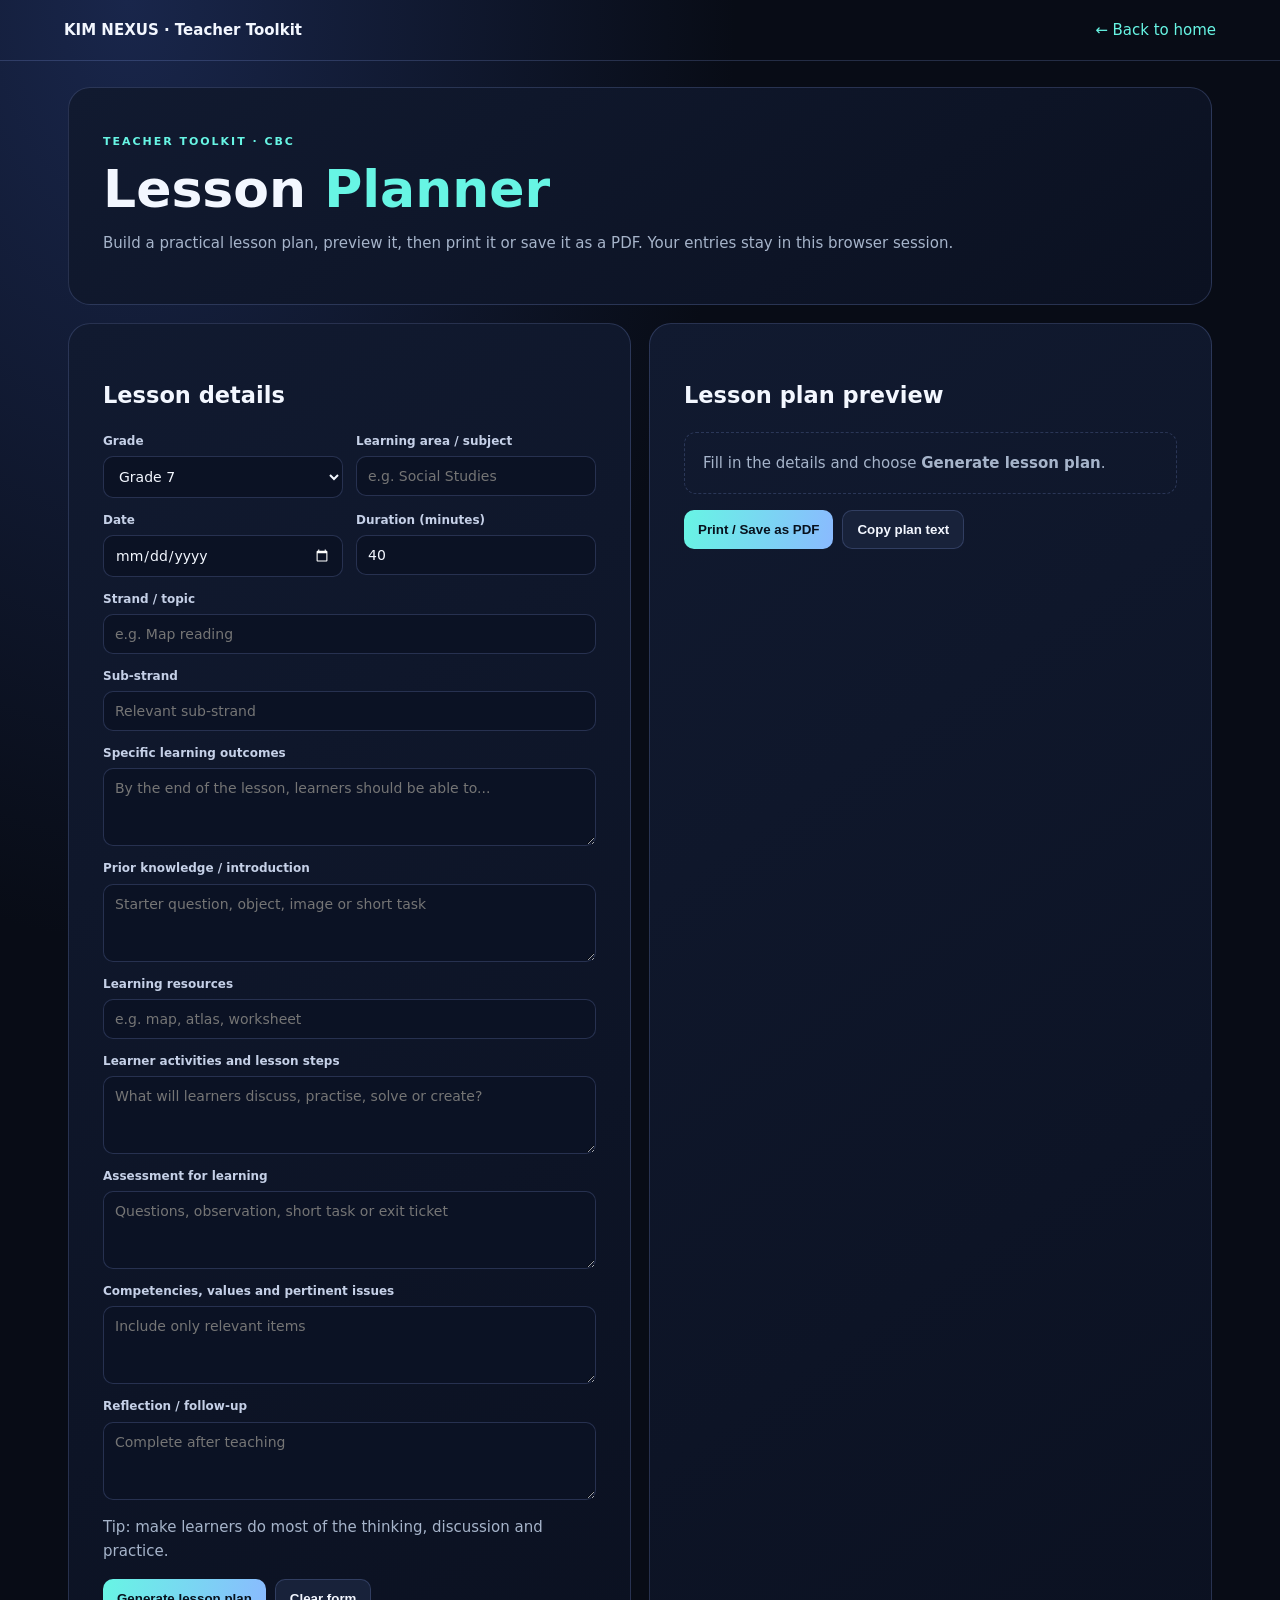
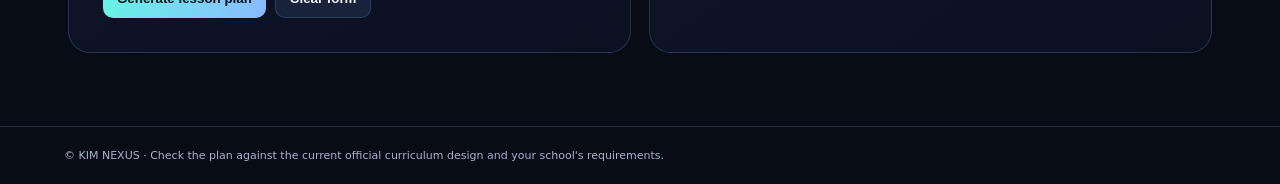
<file: lesson-planner.html>
<!doctype html>
<html lang="en"><head><meta charset="utf-8"><meta name="viewport" content="width=device-width,initial-scale=1">
<title>Lesson Planner | KIM NEXUS</title>
<style>
:root{color-scheme:dark;--bg:#080c16;--panel:#111a30;--ink:#f3f7ff;--muted:#a6b4ca;--line:rgba(151,177,255,.2);--mint:#67f5e4;--blue:#6b8cff}
*{box-sizing:border-box}body{margin:0;background:radial-gradient(ellipse at 10% 0%,#19264b,transparent 38rem),var(--bg);color:var(--ink);font:15px/1.6 system-ui,sans-serif}.top{padding:18px 5%;border-bottom:1px solid var(--line);display:flex;justify-content:space-between;gap:12px}.top a{color:var(--mint);text-decoration:none}main{max-width:1180px;margin:auto;padding:26px 18px 55px}.hero,.panel{border:1px solid var(--line);border-radius:22px;background:linear-gradient(145deg,#111a30,#0b1121);padding:clamp(20px,3vw,34px);margin-bottom:18px}.eyebrow{color:var(--mint);font-size:11px;font-weight:800;letter-spacing:.18em}h1{font-size:clamp(32px,5vw,52px);line-height:1.05;margin:8px 0}h1 span{color:var(--mint)}.muted,.hint{color:var(--muted)}.layout{display:grid;grid-template-columns:1fr 1fr;gap:18px}.fields{display:grid;grid-template-columns:1fr 1fr;gap:13px}.field{display:flex;flex-direction:column;gap:5px}.full{grid-column:1/-1}label{font-size:12px;font-weight:700;color:#c5d0e7}input,select,textarea{width:100%;background:#0b1224;color:var(--ink);border:1px solid var(--line);border-radius:10px;padding:11px;font:14px system-ui}textarea{min-height:78px;resize:vertical}.actions{display:flex;gap:9px;flex-wrap:wrap;margin-top:16px}button{cursor:pointer;border:0;border-radius:10px;padding:11px 14px;font-weight:800}.primary{background:linear-gradient(100deg,var(--mint),#8abaff);color:#07111d}.secondary{background:#18223a;color:var(--ink);border:1px solid var(--line)}.empty{padding:18px;border:1px dashed var(--line);border-radius:12px;color:var(--muted)}.plan-title{font-size:23px;margin:0}.meta{font-size:12px;color:var(--muted)}.part{border-top:1px solid var(--line);padding:12px 0}.part h3{font-size:14px;color:var(--mint);margin:0 0 5px}.part p{white-space:pre-wrap;margin:0;font-size:13px}footer{border-top:1px solid var(--line);padding:20px 5%;font-size:11px;color:var(--muted)}@media(max-width:800px){.layout{grid-template-columns:1fr}}@media(max-width:520px){.fields{grid-template-columns:1fr}.full{grid-column:auto}}@media print{body{background:white;color:black}.top,.hero,.formpanel,.actions,footer{display:none!important}main{padding:0}.layout{display:block}.panel{background:white;color:black;border:0;padding:0}.part h3,.part p,.meta{color:black}}
</style></head>
<body><header class="top"><strong>KIM NEXUS · Teacher Toolkit</strong><a href="index.html">← Back to home</a></header>
<main><section class="hero"><p class="eyebrow">TEACHER TOOLKIT · CBC</p><h1>Lesson <span>Planner</span></h1><p class="muted">Build a practical lesson plan, preview it, then print it or save it as a PDF. Your entries stay in this browser session.</p></section>
<div class="layout"><section class="panel formpanel"><h2>Lesson details</h2><form id="f"><div class="fields">
<div class="field"><label for="grade">Grade</label><select id="grade"><option>Grade 1</option><option>Grade 2</option><option>Grade 3</option><option>Grade 4</option><option>Grade 5</option><option>Grade 6</option><option selected>Grade 7</option><option>Grade 8</option><option>Grade 9</option></select></div>
<div class="field"><label for="subject">Learning area / subject</label><input id="subject" required placeholder="e.g. Social Studies"></div>
<div class="field"><label for="date">Date</label><input id="date" type="date"></div><div class="field"><label for="duration">Duration (minutes)</label><input id="duration" type="number" min="10" max="240" value="40" required></div>
<div class="field full"><label for="strand">Strand / topic</label><input id="strand" required placeholder="e.g. Map reading"></div>
<div class="field full"><label for="sub">Sub-strand</label><input id="sub" placeholder="Relevant sub-strand"></div>
<div class="field full"><label for="outcomes">Specific learning outcomes</label><textarea id="outcomes" required placeholder="By the end of the lesson, learners should be able to..."></textarea></div>
<div class="field full"><label for="intro">Prior knowledge / introduction</label><textarea id="intro" placeholder="Starter question, object, image or short task"></textarea></div>
<div class="field full"><label for="resources">Learning resources</label><input id="resources" placeholder="e.g. map, atlas, worksheet"></div>
<div class="field full"><label for="activities">Learner activities and lesson steps</label><textarea id="activities" placeholder="What will learners discuss, practise, solve or create?"></textarea></div>
<div class="field full"><label for="assessment">Assessment for learning</label><textarea id="assessment" placeholder="Questions, observation, short task or exit ticket"></textarea></div>
<div class="field full"><label for="competencies">Competencies, values and pertinent issues</label><textarea id="competencies" placeholder="Include only relevant items"></textarea></div>
<div class="field full"><label for="reflection">Reflection / follow-up</label><textarea id="reflection" placeholder="Complete after teaching"></textarea></div></div>
<p class="hint">Tip: make learners do most of the thinking, discussion and practice.</p><div class="actions"><button class="primary">Generate lesson plan</button><button class="secondary" type="button" id="clear">Clear form</button></div></form></section>
<section class="panel"><h2>Lesson plan preview</h2><div id="out" aria-live="polite"><div class="empty">Fill in the details and choose <b>Generate lesson plan</b>.</div></div><div class="actions" id="outActions" hidden><button class="primary" id="print">Print / Save as PDF</button><button class="secondary" id="copy">Copy plan text</button></div></section></div></main>
<footer>© KIM NEXUS · Check the plan against the current official curriculum design and your school's requirements.</footer>
<script>
const $=id=>document.getElementById(id), val=id=>$(id).value.trim(), esc=s=>String(s).replace(/[&<>"']/g,c=>({'&':'&amp;','<':'&lt;','>':'&gt;','"':'&quot;',"'":'&#39;'}[c]));let plan='';
function part(title,text){return text?`<section class="part"><h3>${esc(title)}</h3><p>${esc(text)}</p></section>`:''}
$('f').addEventListener('submit',e=>{e.preventDefault();let grade=val('grade'),subject=val('subject'),date=val('date'),duration=val('duration'),strand=val('strand'),sub=val('sub');let items=[['Specific learning outcomes','outcomes'],['Prior knowledge / introduction','intro'],['Learning resources','resources'],['Learner activities and lesson steps','activities'],['Assessment for learning','assessment'],['Competencies, values and pertinent issues','competencies'],['Reflection / follow-up','reflection']];let dateText=date?new Date(date+'T12:00:00').toLocaleDateString():'Not specified';plan=`LESSON PLAN\n${grade} | ${subject}\nDate: ${dateText} | Duration: ${duration} minutes\nStrand/topic: ${strand}\n${sub?'Sub-strand: '+sub+'\n':''}`+items.map(([t,id])=>val(id)?`\n${t.toUpperCase()}\n${val(id)}\n`:'').join('');$('out').innerHTML=`<h2 class="plan-title">${esc(subject)} — ${esc(strand)}</h2><p class="meta">${esc(grade)} · ${esc(dateText)} · ${esc(duration)} minutes${sub?' · '+esc(sub):''}</p>`+items.map(([t,id])=>part(t,val(id))).join('')+'<p class="hint">Planning aid only. Verify alignment with the relevant official curriculum design.</p>';$('outActions').hidden=false;});
$('print').onclick=()=>window.print();$('copy').onclick=async()=>{try{await navigator.clipboard.writeText(plan)}catch{let t=document.createElement('textarea');t.value=plan;document.body.appendChild(t);t.select();document.execCommand('copy');t.remove()}$('copy').textContent='Copied!';setTimeout(()=>$('copy').textContent='Copy plan text',1300)};
$('clear').onclick=()=>{$('f').reset();$('out').innerHTML='<div class="empty">Fill in the details and choose <b>Generate lesson plan</b>.</div>';$('outActions').hidden=true;plan=''};
</script></body></html>
</file>
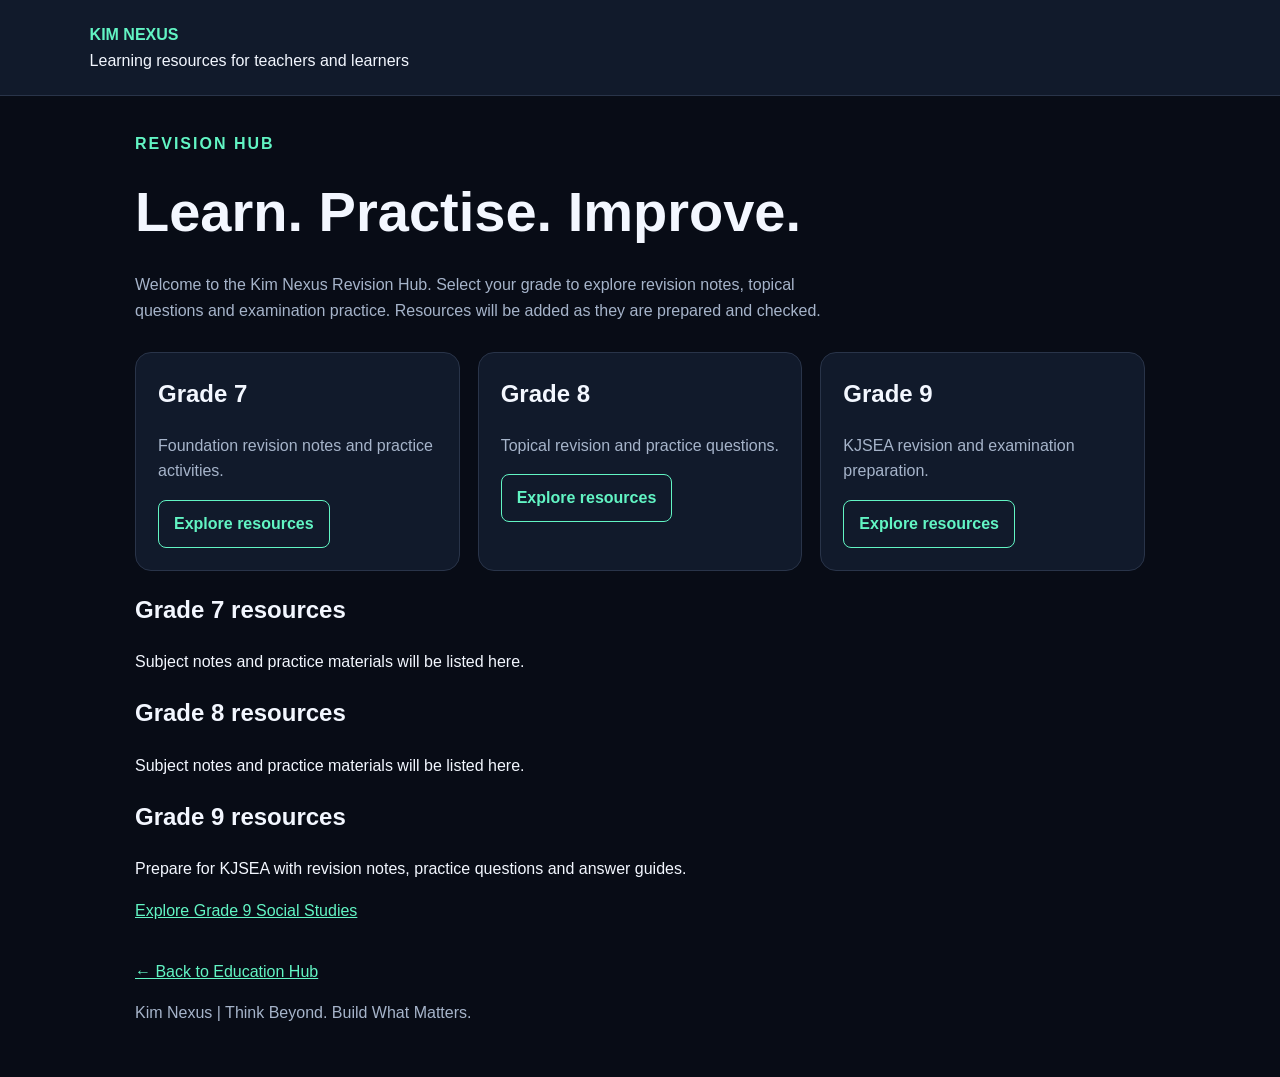
<file: revision.html>
<!DOCTYPE html>
<html lang="en">
<head>
<meta charset="UTF-8">
<meta name="viewport" content="width=device-width, initial-scale=1.0">
<title>Revision Hub | Kim Nexus</title>
<style>
* { box-sizing: border-box; }
body {
  margin: 0;
  font-family: Arial, sans-serif;
  background: #080c16;
  color: #f3f7ff;
  line-height: 1.6;
}
header {
  padding: 22px 7%;
  background: #111a2b;
  border-bottom: 1px solid #293449;
}
.brand { color: #62f5c4; font-weight: bold; }
main { max-width: 1050px; margin: auto; padding: 35px 20px; }
.tag { color: #62f5c4; font-weight: bold; letter-spacing: 2px; }
h1 { font-size: clamp(2rem, 5vw, 3.5rem); margin: 10px 0; }
.intro { color: #a6b4ca; max-width: 700px; }
.grid {
  display: grid;
  grid-template-columns: repeat(auto-fit, minmax(220px, 1fr));
  gap: 18px;
  margin-top: 28px;
}
.card {
  background: #111a2b;
  border: 1px solid #293449;
  border-radius: 16px;
  padding: 22px;
}
.card h2 { margin-top: 0; }
.card p { color: #a6b4ca; }
a { color: #62f5c4; }
.button {
  display: inline-block;
  padding: 10px 15px;
  border: 1px solid #62f5c4;
  border-radius: 8px;
  text-decoration: none;
  font-weight: bold;
}
footer { color: #a6b4ca; margin-top: 35px; }
</style>
</head>
<body>
<header>
  <div class="brand">KIM NEXUS</div>
  <div>Learning resources for teachers and learners</div>
</header>

<main>
  <div class="tag">REVISION HUB</div>
  <h1>Learn. Practise. Improve.</h1>
  <p class="intro">
    Welcome to the Kim Nexus Revision Hub. Select your grade to explore
    revision notes, topical questions and examination practice.
    Resources will be added as they are prepared and checked.
  </p>

  <section class="grid">
    <article class="card">
      <h2>Grade 7</h2>
      <p>Foundation revision notes and practice activities.</p>
      <a class="button" href="#grade7">Explore resources</a>
    </article>
    <article class="card">
      <h2>Grade 8</h2>
      <p>Topical revision and practice questions.</p>
      <a class="button" href="#grade8">Explore resources</a>
    </article>
    <article class="card">
      <h2>Grade 9</h2>
      <p>KJSEA revision and examination preparation.</p>
      <a class="button" href="#grade9">Explore resources</a>
    </article>
  </section>

  <section id="grade7">
    <h2>Grade 7 resources</h2>
    <p>Subject notes and practice materials will be listed here.</p>
  </section>
  <section id="grade8">
    <h2>Grade 8 resources</h2>
    <p>Subject notes and practice materials will be listed here.</p>
    
  </section>
  <section id="grade9">
    <h2>Grade 9 resources</h2>
    <p>Prepare for KJSEA with revision notes, practice questions and answer guides.</p>
    <p><a href="social-studies.html">Explore Grade 9 Social Studies</a></p>
  </section>

  <footer>
    <p><a href="education.html">← Back to Education Hub</a></p>
    <p>Kim Nexus | Think Beyond. Build What Matters.</p>
  </footer>
</main>
</body>
</html>
</file>
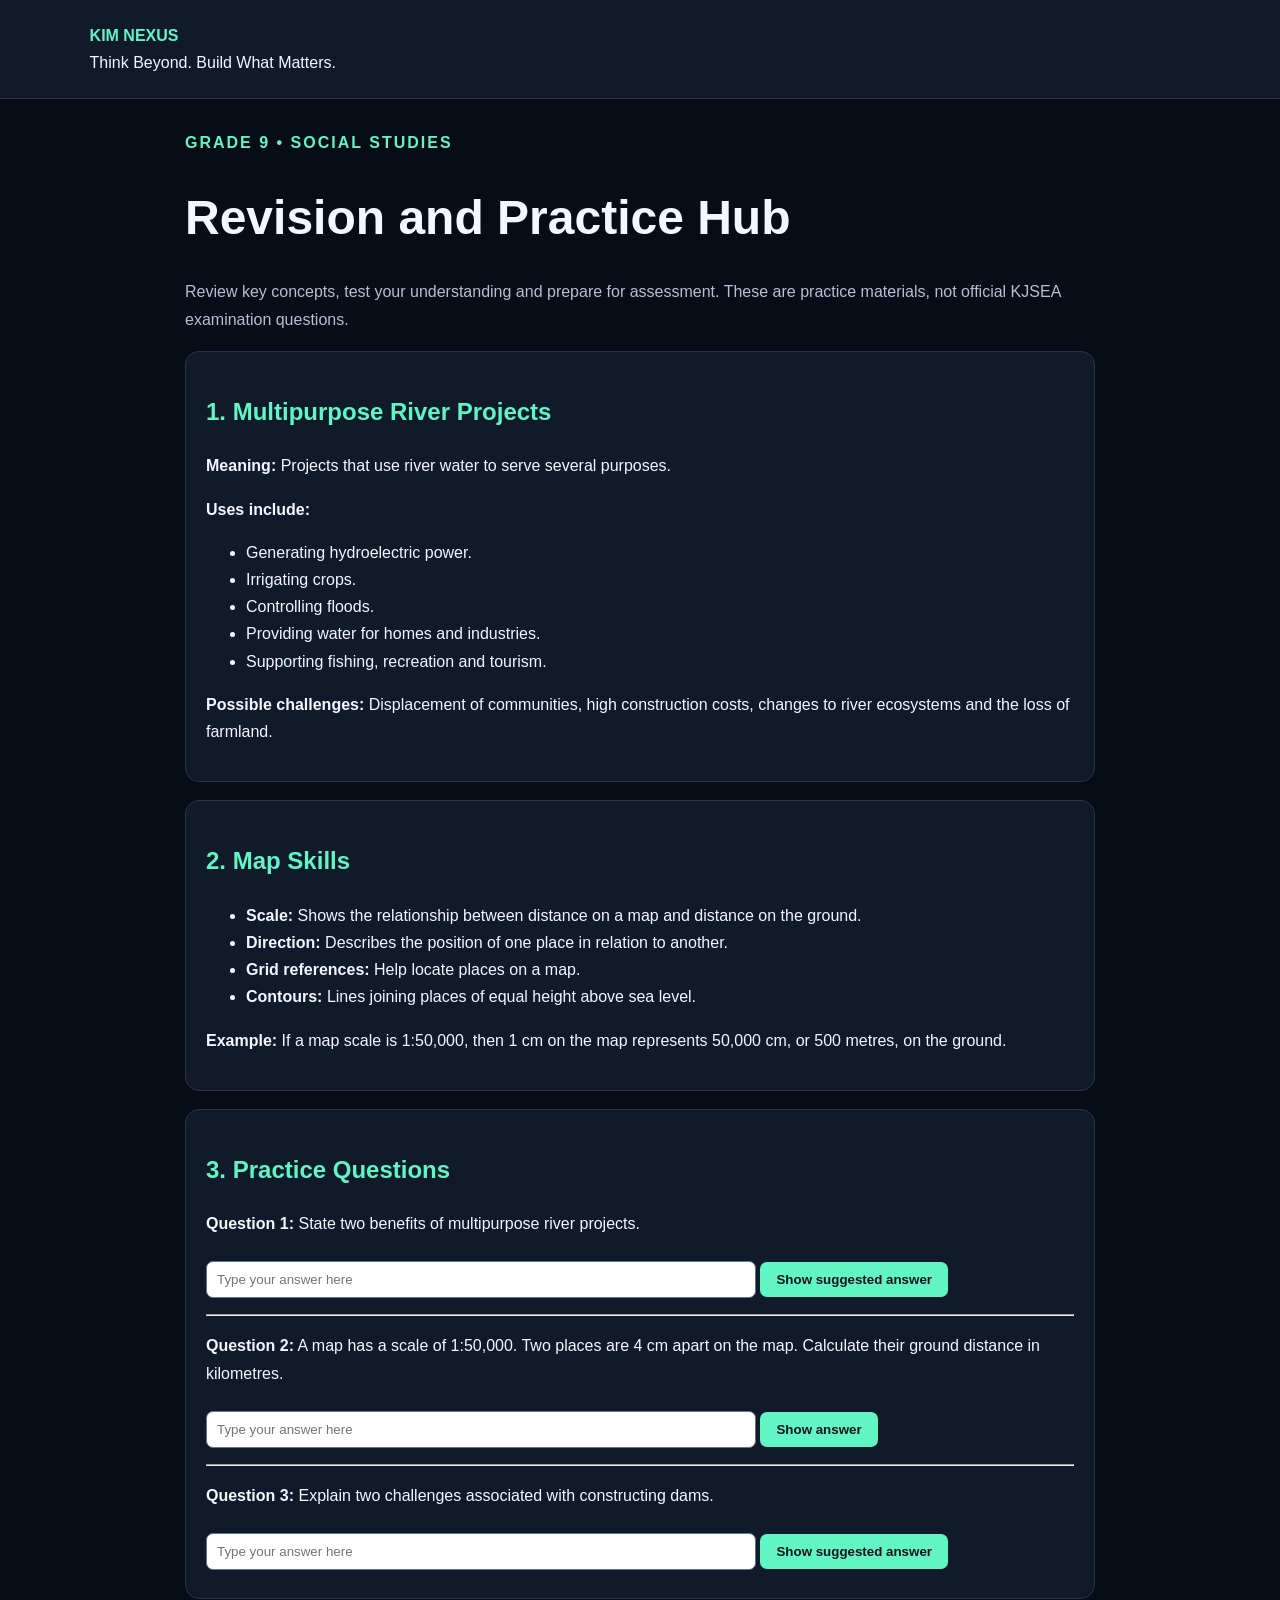
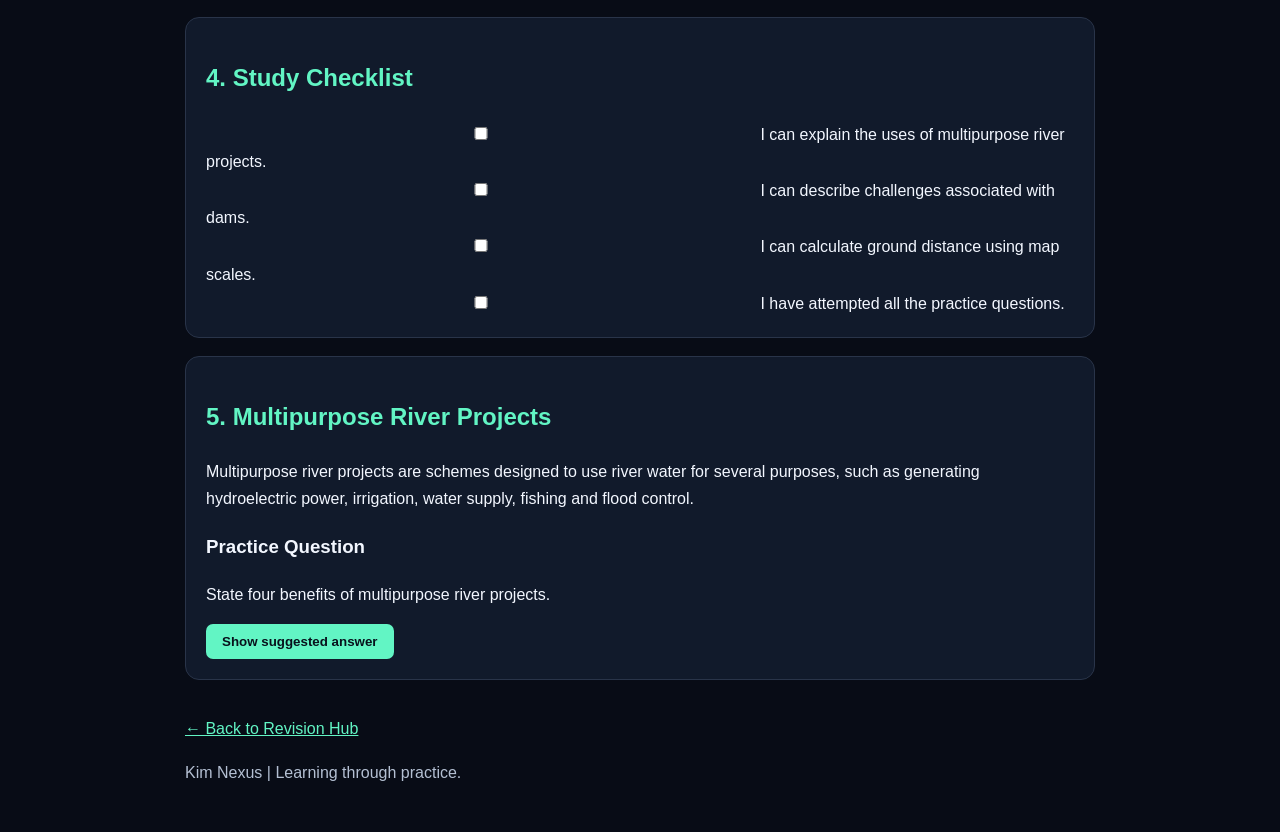
<file: social-studies.html>
<!DOCTYPE html>
<html lang="en">
<head>
<meta charset="UTF-8">
<meta name="viewport" content="width=device-width, initial-scale=1.0">
<title>Grade 9 Social Studies | Kim Nexus</title>
<style>
* { box-sizing: border-box; }
body {
  margin: 0;
  font-family: Arial, sans-serif;
  background: #080c16;
  color: #f3f7ff;
  line-height: 1.7;
}
header {
  background: #111a2b;
  padding: 22px 7%;
  border-bottom: 1px solid #293449;
}
.brand { color: #62f5c4; font-weight: bold; }
main { max-width: 950px; margin: auto; padding: 30px 20px; }
.tag { color: #62f5c4; letter-spacing: 2px; font-weight: bold; }
h1 { font-size: clamp(2rem, 5vw, 3rem); line-height: 1.2; }
h2 { color: #62f5c4; }
.card {
  background: #111a2b;
  border: 1px solid #293449;
  border-radius: 14px;
  padding: 20px;
  margin: 18px 0;
}
.muted { color: #b4c0d3; }
a { color: #62f5c4; }
button {
  background: #62f5c4;
  color: #08111c;
  border: 0;
  border-radius: 7px;
  padding: 10px 16px;
  font-weight: bold;
  cursor: pointer;
}
input {
  width: 100%;
  max-width: 550px;
  padding: 10px;
  border-radius: 7px;
  border: 1px solid #64748b;
  margin: 8px 0;
}
.answer { display: none; color: #62f5c4; margin-top: 10px; }
footer { margin-top: 35px; color: #b4c0d3; }
</style>
</head>
<body>
<header>
  <div class="brand">KIM NEXUS</div>
  <div>Think Beyond. Build What Matters.</div>
</header>

<main>
  <div class="tag">GRADE 9 • SOCIAL STUDIES</div>
  <h1>Revision and Practice Hub</h1>
  <p class="muted">
    Review key concepts, test your understanding and prepare for assessment.
    These are practice materials, not official KJSEA examination questions.
  </p>

  <section class="card">
    <h2>1. Multipurpose River Projects</h2>
    <p><strong>Meaning:</strong> Projects that use river water to serve several purposes.</p>
    <p><strong>Uses include:</strong></p>
    <ul>
      <li>Generating hydroelectric power.</li>
      <li>Irrigating crops.</li>
      <li>Controlling floods.</li>
      <li>Providing water for homes and industries.</li>
      <li>Supporting fishing, recreation and tourism.</li>
    </ul>
    <p><strong>Possible challenges:</strong> Displacement of communities, high construction costs, changes to river ecosystems and the loss of farmland.</p>
  </section>

  <section class="card">
    <h2>2. Map Skills</h2>
    <ul>
      <li><strong>Scale:</strong> Shows the relationship between distance on a map and distance on the ground.</li>
      <li><strong>Direction:</strong> Describes the position of one place in relation to another.</li>
      <li><strong>Grid references:</strong> Help locate places on a map.</li>
      <li><strong>Contours:</strong> Lines joining places of equal height above sea level.</li>
    </ul>
    <p><strong>Example:</strong> If a map scale is 1:50,000, then 1 cm on the map represents 50,000 cm, or 500 metres, on the ground.</p>
  </section>

  <section class="card">
    <h2>3. Practice Questions</h2>

    <p><strong>Question 1:</strong> State two benefits of multipurpose river projects.</p>
    <input id="q1" placeholder="Type your answer here">
    <button onclick="showAnswer('a1')">Show suggested answer</button>
    <p class="answer" id="a1">Examples: hydroelectric power generation and irrigation. Other valid benefits include flood control and water supply.</p>

    <hr>

    <p><strong>Question 2:</strong> A map has a scale of 1:50,000. Two places are 4 cm apart on the map. Calculate their ground distance in kilometres.</p>
    <input id="q2" placeholder="Type your answer here">
    <button onclick="showAnswer('a2')">Show answer</button>
    <p class="answer" id="a2">4 × 50,000 = 200,000 cm = 2 km.</p>

    <hr>

    <p><strong>Question 3:</strong> Explain two challenges associated with constructing dams.</p>
    <input id="q3" placeholder="Type your answer here">
    <button onclick="showAnswer('a3')">Show suggested answer</button>
    <p class="answer" id="a3">Examples: communities may be displaced, construction is expensive, and natural habitats may be affected.</p>
  </section>

  <section class="card">
    <h2>4. Study Checklist</h2>
    <label><input type="checkbox"> I can explain the uses of multipurpose river projects.</label><br>
    <label><input type="checkbox"> I can describe challenges associated with dams.</label><br>
    <label><input type="checkbox"> I can calculate ground distance using map scales.</label><br>
    <label><input type="checkbox"> I have attempted all the practice questions.</label>
  </section>

  <section class="card">
  <h2>5. Multipurpose River Projects</h2>
  <p>
    Multipurpose river projects are schemes designed to use river water
    for several purposes, such as generating hydroelectric power,
    irrigation, water supply, fishing and flood control.
  </p>

  <h3>Practice Question</h3>
  <p>State four benefits of multipurpose river projects.</p>

  <button onclick="showAnswer('a4')">
    Show suggested answer
  </button>
  <p class="answer" id="a4">
    Benefits include hydroelectric power generation, irrigation,
    domestic and industrial water supply, flood control and fishing.
  </p>
</section>
  <footer>
    <p><a href="revision.html">← Back to Revision Hub</a></p>
    <p>Kim Nexus | Learning through practice.</p>

  </footer>
</main>

<script>
function showAnswer(id) {
  const answer = document.getElementById(id);
  answer.style.display =
    answer.style.display === "block" ? "none" : "block";
}
</script>
</body>
</html>
</file>
<file: curriculum.css>
@import url('https://fonts.googleapis.com/css2?family=DM+Sans:wght@400;500;600;700&family=Space+Grotesk:wght@400;500;600;700&display=swap');

:root{
  color-scheme:dark;
  --bg:#070b16;
  --panel:rgba(17,25,47,.78);
  --panel-strong:#111a30;
  --ink:#f3f7ff;
  --muted:#9baac8;
  --line:rgba(151,177,255,.17);
  --cyan:#67f5e4;
  --blue:#6b8cff;
  --violet:#b18cff;
  --shadow:0 24px 80px rgba(0,0,0,.28);
}
*{box-sizing:border-box}
html{scroll-behavior:smooth}
body{
  margin:0;min-height:100vh;color:var(--ink);
  font-family:"DM Sans",system-ui,sans-serif;line-height:1.6;
  background:
    radial-gradient(ellipse at 12% 4%,rgba(65,105,255,.18),transparent 34rem),
    radial-gradient(ellipse at 92% 18%,rgba(41,230,210,.12),transparent 30rem),
    radial-gradient(ellipse at 70% 90%,rgba(143,91,255,.11),transparent 32rem),
    var(--bg);
}
body:before{
  content:"";position:fixed;inset:0;pointer-events:none;z-index:-1;opacity:.23;
  background-image:linear-gradient(rgba(135,160,220,.07) 1px,transparent 1px),linear-gradient(90deg,rgba(135,160,220,.07) 1px,transparent 1px);
  background-size:42px 42px;
  mask-image:linear-gradient(to bottom,black,transparent 88%);
}
a{color:inherit}
.topbar{
  min-height:82px;padding:16px clamp(18px,5vw,76px);display:flex;align-items:center;justify-content:space-between;gap:20px;
  border-bottom:1px solid var(--line);background:rgba(7,11,22,.76);backdrop-filter:blur(18px);
  position:sticky;top:0;z-index:20;
}
.brand{display:flex;align-items:center;gap:12px;text-decoration:none;color:var(--ink);font-family:"Space Grotesk",sans-serif;font-weight:700;letter-spacing:.015em}
.brand-mark{
  display:grid;place-items:center;width:46px;height:46px;border-radius:15px;
  background:linear-gradient(135deg,var(--cyan),var(--blue) 58%,var(--violet));color:#07111d;
  font-size:13px;font-weight:700;box-shadow:0 0 28px rgba(103,245,228,.2)
}
.brand small{display:block;color:var(--muted);font:500 10px "DM Sans",sans-serif;letter-spacing:.07em;margin-top:2px}
.home-link{
  color:var(--cyan);text-decoration:none;font-size:13px;font-weight:700;padding:10px 14px;
  border:1px solid rgba(103,245,228,.25);border-radius:999px;background:rgba(103,245,228,.05);
  transition:background .2s ease,transform .2s ease
}
.home-link:hover{background:rgba(103,245,228,.12);transform:translateY(-1px)}
main{max-width:1240px;margin:auto;padding:0 24px 64px}
.hero{
  position:relative;isolation:isolate;overflow:hidden;margin:34px 0 24px;padding:clamp(30px,5vw,64px);
  border:1px solid rgba(139,166,255,.23);border-radius:30px;
  background:linear-gradient(125deg,rgba(19,30,58,.96),rgba(13,23,44,.84) 58%,rgba(26,26,61,.86));
  box-shadow:var(--shadow)
}
.hero:before{
  content:"";position:absolute;width:340px;height:340px;right:-85px;top:-130px;border-radius:50%;z-index:-1;
  background:radial-gradient(circle,rgba(103,245,228,.18),rgba(107,140,255,.10) 40%,transparent 70%);
  filter:blur(4px)
}
.hero:after{
  content:"";position:absolute;right:9%;top:18%;width:130px;height:130px;border:1px solid rgba(103,245,228,.24);
  border-radius:28px;transform:rotate(28deg);z-index:-1;box-shadow:0 0 55px rgba(103,245,228,.08),inset 0 0 30px rgba(107,140,255,.06)
}
.eyebrow{font-size:10px;font-weight:800;letter-spacing:.2em;color:var(--cyan);margin:0 0 14px;text-transform:uppercase}
.hero h1{font:700 clamp(36px,5.3vw,66px)/1.02 "Space Grotesk",sans-serif;letter-spacing:-.055em;max-width:780px;margin:0}
.hero h1 span{
  color:transparent;background:linear-gradient(90deg,var(--cyan),#a6c0ff 55%,var(--violet));
  -webkit-background-clip:text;background-clip:text
}
.hero-copy{max-width:660px;color:#c3cde3;font-size:15px;margin:22px 0 30px}
.stats{display:flex;flex-wrap:wrap;gap:11px}
.stats div{
  min-width:145px;padding:13px 16px;border:1px solid rgba(154,178,255,.2);border-radius:15px;
  background:rgba(255,255,255,.035);backdrop-filter:blur(12px)
}
.stats strong,.stats span{display:block}
.stats strong{font:700 22px "Space Grotesk",sans-serif;color:#fff}
.stats span{font-size:10px;color:var(--muted);margin-top:4px}
.library-panel{
  padding:clamp(20px,3.4vw,38px);border:1px solid var(--line);border-radius:26px;
  background:linear-gradient(145deg,rgba(17,26,48,.91),rgba(11,17,33,.91));box-shadow:var(--shadow)
}
.section-heading{display:flex;align-items:center;justify-content:space-between;gap:18px;margin-bottom:24px}
.section-heading h2{font:700 clamp(23px,3vw,30px)/1.15 "Space Grotesk",sans-serif;margin:0;letter-spacing:-.035em}
.section-heading .eyebrow{margin-bottom:7px}
.badge{
  font-size:11px;font-weight:700;color:var(--cyan);background:rgba(103,245,228,.08);
  border:1px solid rgba(103,245,228,.23);padding:8px 12px;border-radius:999px;white-space:nowrap
}
.filters{display:grid;grid-template-columns:minmax(240px,1fr) 160px 230px;gap:14px}
.filters label{display:flex;flex-direction:column;gap:8px;min-width:0}
.filters label>span{font-size:11px;font-weight:700;color:#bdc9e1;letter-spacing:.035em}
.filters input,.filters select{
  width:100%;min-height:49px;padding:12px 14px;border:1px solid rgba(155,178,255,.22);border-radius:13px;
  background:#0b1224;color:var(--ink);font:13px "DM Sans",sans-serif;outline:none;
  transition:border-color .2s ease,box-shadow .2s ease
}
.filters input::placeholder{color:#7483a4}
.filters input:focus,.filters select:focus{border-color:var(--cyan);box-shadow:0 0 0 3px rgba(103,245,228,.1)}
.hint{font-size:11px;color:var(--muted);margin:13px 0 24px}
.result-line{display:flex;justify-content:space-between;align-items:center;gap:12px;border-top:1px solid var(--line);padding-top:19px;margin-bottom:16px;color:var(--muted);font-size:12px}
.text-button{border:1px solid rgba(107,140,255,.28);border-radius:999px;padding:8px 12px;background:rgba(107,140,255,.07);color:#b9c8ff;font:700 11px "DM Sans",sans-serif;cursor:pointer}
.text-button:hover{background:rgba(107,140,255,.15)}
.cards{display:grid;grid-template-columns:repeat(3,minmax(0,1fr));gap:16px}
.card{
  position:relative;display:flex;flex-direction:column;min-width:0;overflow:hidden;
  border:1px solid rgba(151,177,255,.18);border-radius:20px;padding:20px;
  background:linear-gradient(155deg,rgba(25,36,64,.88),rgba(13,21,40,.96));
  transition:transform .22s ease,border-color .22s ease,box-shadow .22s ease
}
.card:before{content:"";position:absolute;inset:0 0 auto;height:2px;background:linear-gradient(90deg,transparent,var(--cyan),var(--blue),transparent);opacity:.6}
.card:hover{transform:translateY(-5px);border-color:rgba(103,245,228,.42);box-shadow:0 18px 36px rgba(0,0,0,.24),0 0 28px rgba(103,245,228,.06)}
.card-top{display:flex;justify-content:space-between;align-items:center;gap:10px}
.pdf-icon{width:42px;height:42px;display:grid;place-items:center;border-radius:13px;background:linear-gradient(135deg,rgba(103,245,228,.15),rgba(107,140,255,.17));border:1px solid rgba(103,245,228,.2);color:var(--cyan);font-size:10px;font-weight:800}
.grade-pill{font-size:10px;color:#b9c8ff;background:rgba(107,140,255,.1);border:1px solid rgba(107,140,255,.2);border-radius:999px;padding:5px 9px;font-weight:700}
.card h3{font:700 17px/1.32 "Space Grotesk",sans-serif;margin:18px 0 7px;letter-spacing:-.025em;color:#f4f7ff}
.meta{color:#9baac8;font-size:11px;margin:0 0 14px}
.excerpt{font-size:11px;color:#b0bdd5;margin:0 0 19px;display:-webkit-box;-webkit-line-clamp:3;-webkit-box-orient:vertical;overflow:hidden;min-height:53px}
.card-actions{display:flex;flex-wrap:wrap;gap:9px;margin-top:auto}
.btn{display:inline-flex;align-items:center;justify-content:center;text-decoration:none;border-radius:10px;padding:10px 13px;font-size:11px;font-weight:800;transition:transform .18s ease,filter .18s ease}
.btn:hover{transform:translateY(-1px);filter:brightness(1.08)}
.btn-primary{background:linear-gradient(100deg,var(--cyan),#8abaff);color:#07111d;box-shadow:0 5px 18px rgba(103,245,228,.12)}
.btn-secondary{border:1px solid rgba(155,178,255,.22);color:#dbe4ff;background:rgba(255,255,255,.035)}
.empty{padding:44px 15px;text-align:center;color:var(--muted)}
.empty strong,.empty span{display:block}
.empty strong{color:var(--ink);margin-bottom:5px}
.notice{
  margin:18px 0 0;padding:18px 22px;border:1px solid rgba(255,190,105,.28);border-radius:17px;
  background:rgba(92,58,23,.2);color:#f0c98e;font-size:12px
}
.notice strong{font-size:12px;color:#ffdba9}
.notice p{margin:5px 0 0}
footer{
  display:flex;justify-content:space-between;gap:15px;flex-wrap:wrap;padding:24px clamp(18px,5vw,76px);
  color:#7f8eae;font-size:11px;border-top:1px solid var(--line);background:rgba(7,11,22,.8)
}
::selection{background:rgba(103,245,228,.28);color:#fff}
@media(max-width:900px){.filters{grid-template-columns:1fr 1fr}.search-field{grid-column:1/-1}.cards{grid-template-columns:repeat(2,minmax(0,1fr))}}
@media(max-width:600px){
  .topbar{min-height:72px;align-items:flex-start;padding:13px 16px}.home-link{font-size:11px;padding:9px 10px;white-space:nowrap}
  .brand-mark{width:40px;height:40px}.brand small{max-width:160px;font-size:9px}
  main{padding:0 14px 42px}.hero{margin:20px 0 16px;padding:27px 22px;border-radius:22px}.hero:after{right:-25px;top:12%;width:95px;height:95px}
  .hero-copy{font-size:13px;margin:18px 0 24px}.stats{gap:8px}.stats div{flex:1;min-width:calc(50% - 8px);padding:11px 12px}
  .library-panel{padding:19px 15px;border-radius:21px}.filters{grid-template-columns:1fr}.search-field{grid-column:auto}
  .cards{grid-template-columns:1fr}.section-heading{align-items:flex-start;flex-direction:column}.result-line{align-items:flex-start}
}
@media(prefers-reduced-motion:reduce){*,*:before,*:after{scroll-behavior:auto!important;transition:none!important}}
</file>
